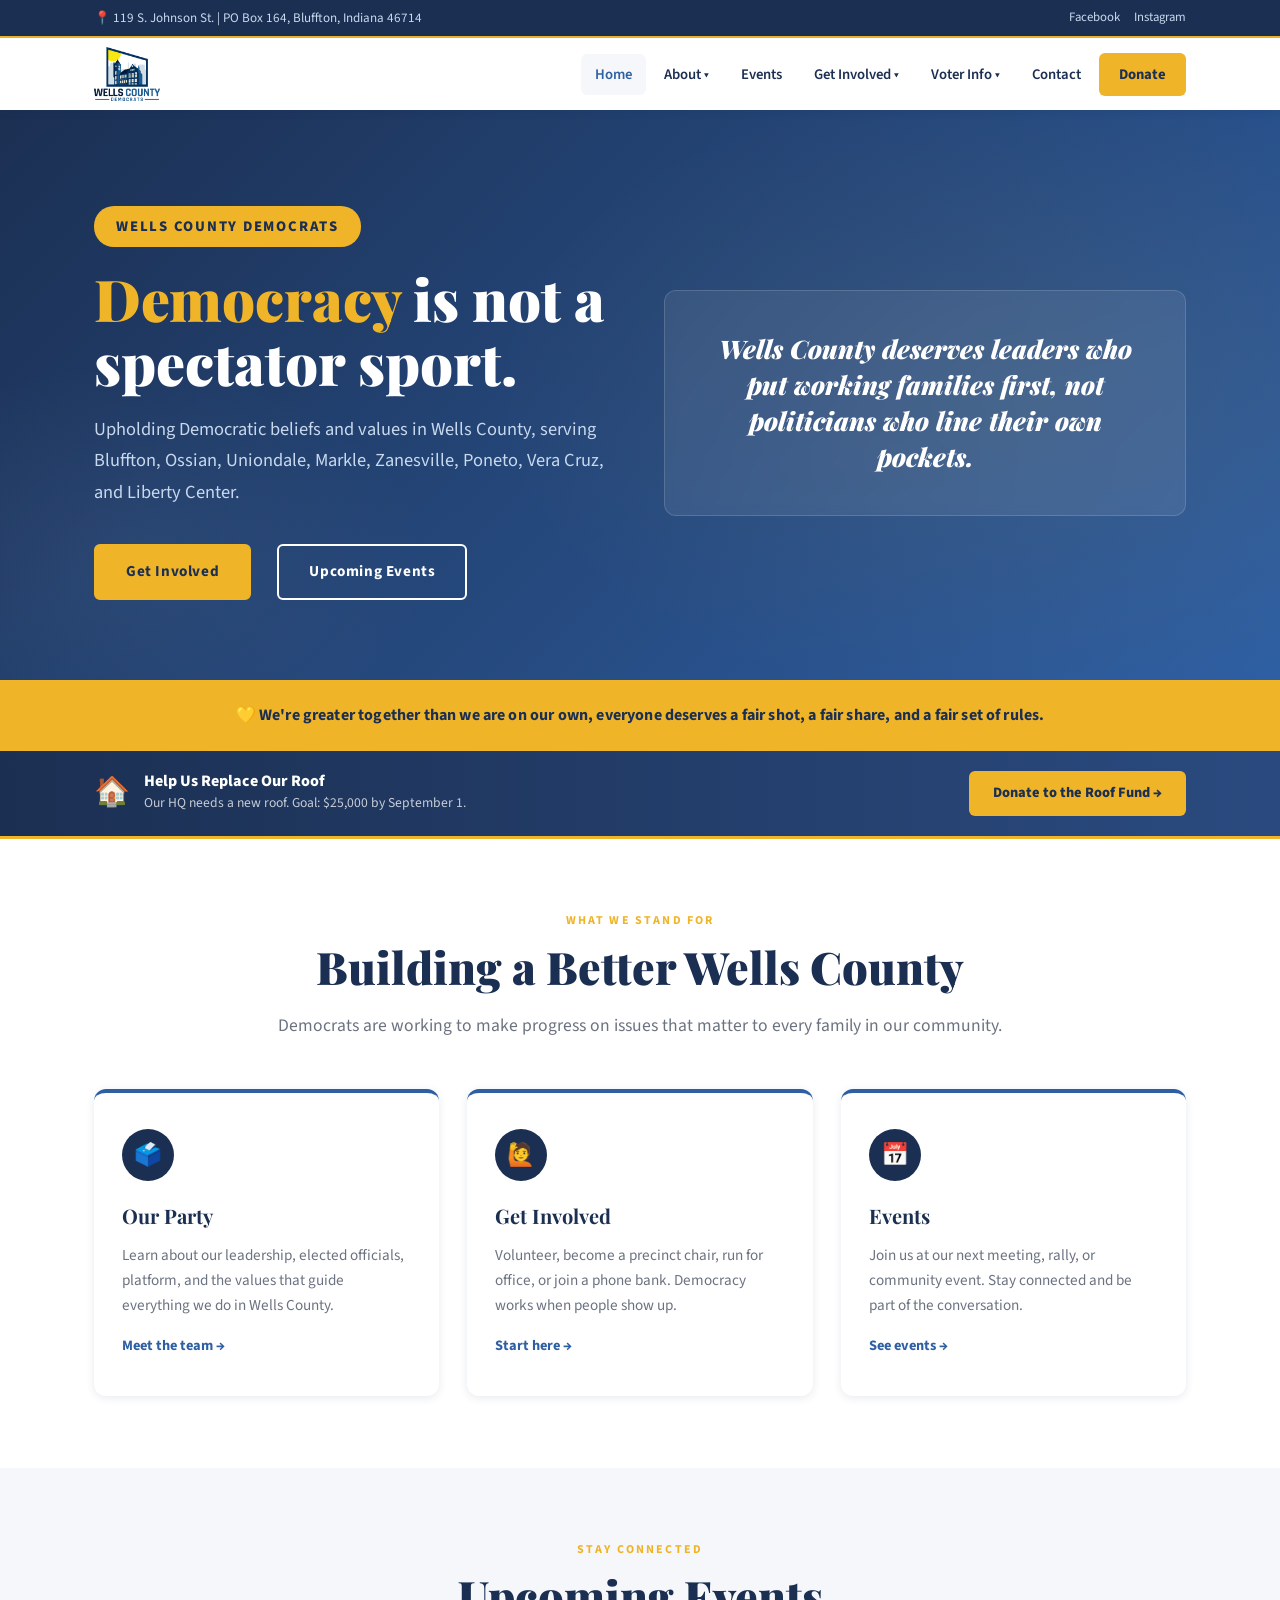
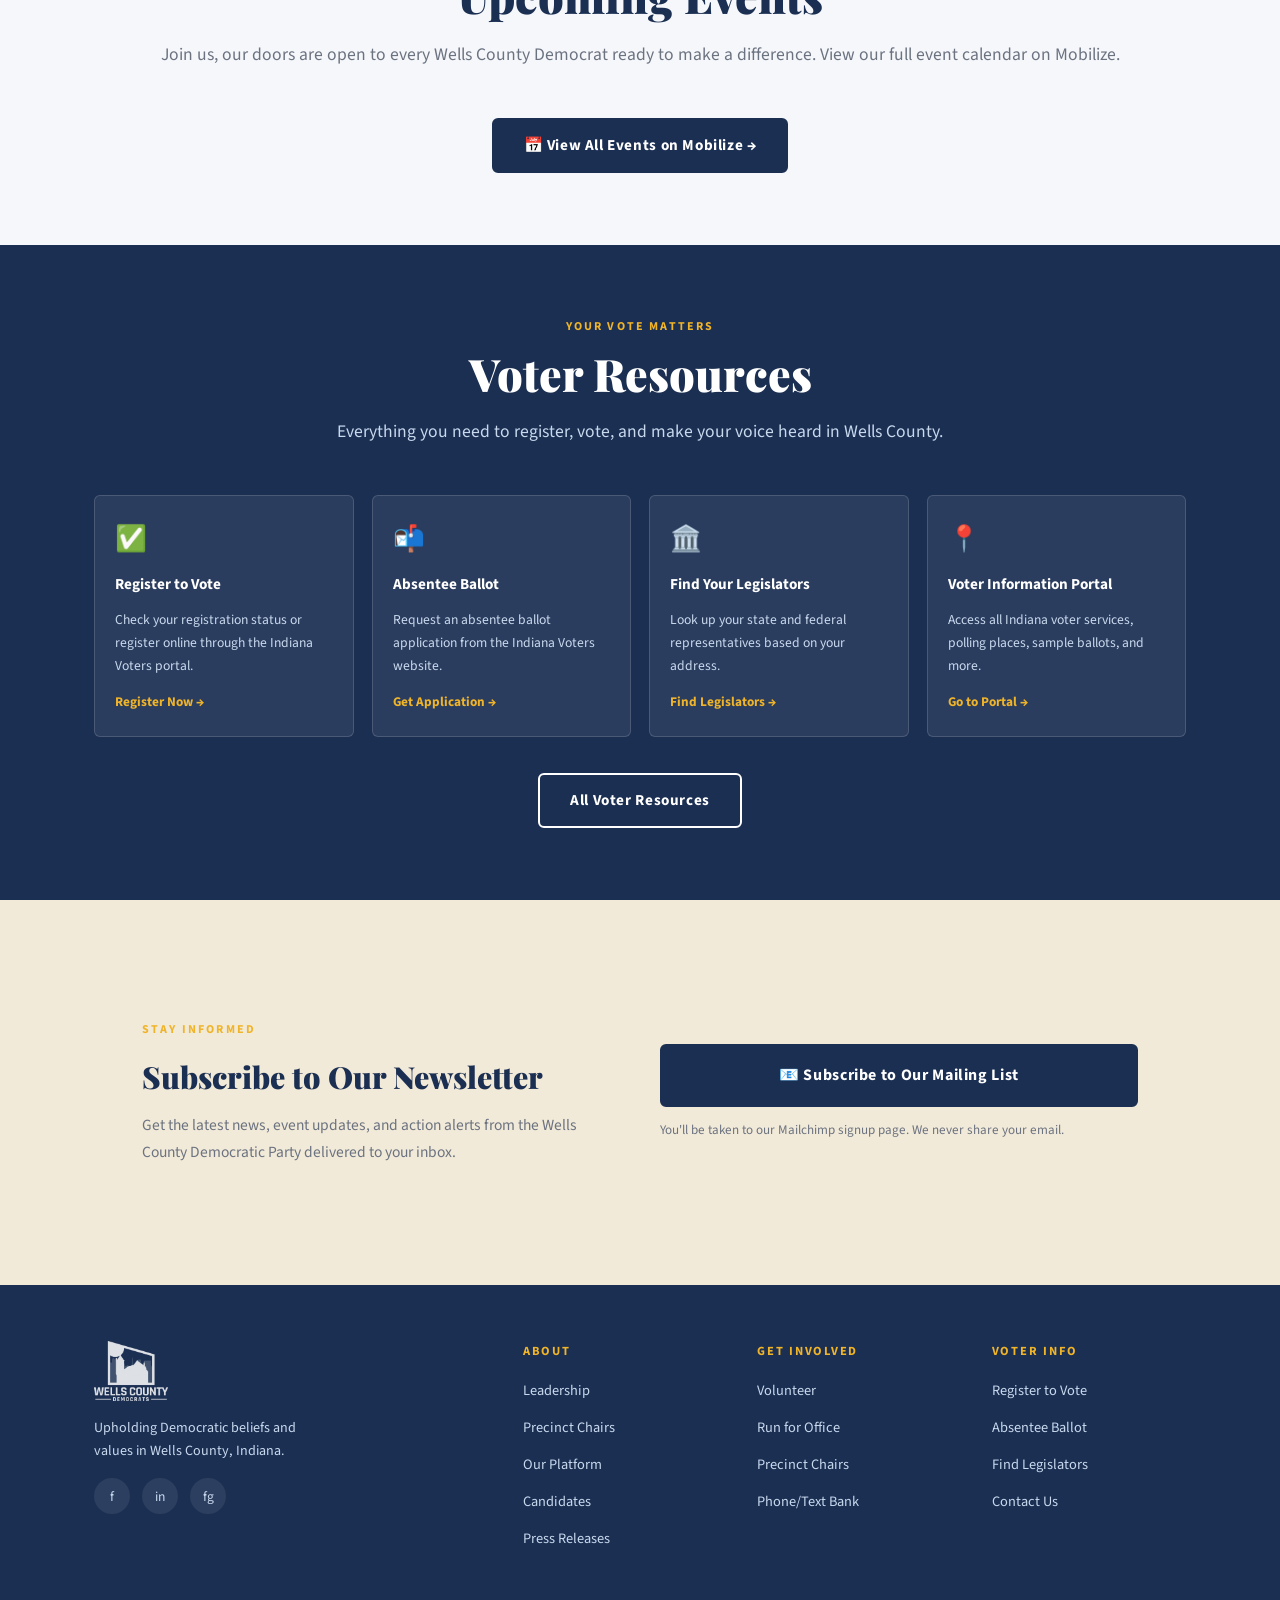
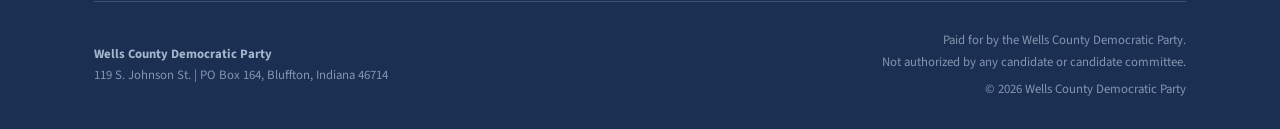
<file: index.html>
<!DOCTYPE html>
<html lang="en">
<head>
  <meta charset="UTF-8" />
  <meta name="viewport" content="width=device-width, initial-scale=1.0" />
  <title>Wells County Democratic Party</title>
  <meta name="description" content="Upholding Democratic beliefs and values in Wells County, Indiana, serving Bluffton, Ossian, Uniondale, Markle, Zanesville, Poneto, Vera Cruz, and Liberty Center." />
  <link rel="stylesheet" href="css/style.css" />
  <link rel="icon" href="images/logo.png" type="image/png" />
</head>
<body>

  <!-- TOPBAR -->
  <div class="topbar">
    <div class="container">
      <span>📍 119 S. Johnson St. | PO Box 164, Bluffton, Indiana 46714</span>
      <div class="topbar-socials">
        <a href="https://www.facebook.com/wellscodems/" target="_blank" rel="noopener">Facebook</a>
        <a href="https://www.instagram.com/wellscodems/" target="_blank" rel="noopener">Instagram</a>
      </div>
    </div>
  </div>

  <!-- NAVBAR -->
  <nav class="navbar">
    <div class="container">
      <a href="index.html" class="navbar-brand">
        <img src="images/logo.png" alt="Wells County Democratic Party" />
      </a>
      <button class="nav-toggle" aria-label="Toggle navigation">
        <span></span><span></span><span></span>
      </button>
      <ul class="nav-links">
        <li><a href="index.html">Home</a></li>
        <li class="dropdown">
          <a href="pages/about.html">About ▾</a>
          <ul class="dropdown-menu">
            <li><a href="pages/about.html#leadership">Leadership</a></li>
            <li><a href="pages/precinct-chairs.html">Precinct Chairs</a></li>
            <li><a href="pages/about.html#platform">Our Platform</a></li>
            <li><a href="pages/about.html#candidates">Candidates</a></li>
            <li><a href="pages/press.html">Press Releases</a></li>
          </ul>
        </li>
        <li><a href="pages/events.html">Events</a></li>
        <li class="dropdown">
          <a href="pages/get-involved.html">Get Involved ▾</a>
          <ul class="dropdown-menu">
            <li><a href="pages/get-involved.html#volunteer">Volunteer</a></li>
            <li><a href="pages/get-involved.html#run">Run for Office</a></li>
            <li><a href="pages/get-involved.html#precinct">Precinct Chairs</a></li>
            <li><a href="pages/get-involved.html#phone-bank">Phone/Text Bank</a></li>
            <li><a href="pages/raise-the-roof.html">Raise the Roof</a></li>
          </ul>
        </li>
        <li class="dropdown">
          <a href="pages/voter-info.html">Voter Info ▾</a>
          <ul class="dropdown-menu">
            <li><a href="https://indianavoters.in.gov/" target="_blank">Register to Vote</a></li>
            <li><a href="https://indianavoters.in.gov/MVPHome/PrintDocuments" target="_blank">Absentee Application</a></li>
            <li><a href="http://iga.in.gov/legislative/find-legislators/" target="_blank">Find Your Legislator</a></li>
            <li><a href="pages/voter-info.html">All Voter Resources</a></li>
          </ul>
        </li>
        <li><a href="pages/contact.html">Contact</a></li>
        <li><a href="https://secure.actblue.com/donate/wellscodems" target="_blank" class="nav-donate">Donate</a></li>
      </ul>
    </div>
  </nav>

  <!-- HERO -->
  <section class="hero">
    <div class="container">
      <div class="hero-inner">
        <div class="hero-content">
          <span class="hero-eyebrow">Wells County Democrats</span>
          <h1 class="hero-title">
            <span>Democracy</span> is not a<br>spectator sport.
          </h1>
          <p class="hero-desc">
            Upholding Democratic beliefs and values in Wells County, serving Bluffton, Ossian, Uniondale, Markle, Zanesville, Poneto, Vera Cruz, and Liberty Center.
          </p>
          <div class="hero-actions">
            <a href="pages/get-involved.html" class="btn btn-primary">Get Involved</a>
            <a href="pages/events.html" class="btn btn-outline">Upcoming Events</a>
          </div>
        </div>
        <div class="hero-graphic">
          <div class="hero-stat-box">
            <p class="hero-bold-statement">Wells County deserves leaders who put working families first, not politicians who line their own pockets.</p>
          </div>
        </div>
      </div>
    </div>
  </section>

  <!-- MISSION STRIP -->
  <div class="mission-strip">
    <div class="container">
      <p>💛 We're greater together than we are on our own, everyone deserves a fair shot, a fair share, and a fair set of rules.</p>
    </div>
  </div>

  <!-- RAISE THE ROOF BANNER -->
  <div style="background: linear-gradient(90deg, var(--navy) 0%, #2a4a7f 100%); padding: 18px 0; border-bottom: 3px solid var(--gold);">
    <div class="container" style="display:flex; align-items:center; justify-content:space-between; flex-wrap:wrap; gap:16px;">
      <div style="display:flex; align-items:center; gap:14px;">
        <span style="font-size:1.8rem;">🏠</span>
        <div>
          <div style="font-weight:800; color:var(--white); font-size:1rem; line-height:1.2;">Help Us Replace Our Roof</div>
          <div style="color:rgba(255,255,255,0.75); font-size:0.85rem;">Our HQ needs a new roof. Goal: $25,000 by September 1.</div>
        </div>
      </div>
      <a href="pages/raise-the-roof.html" style="background:var(--gold); color:var(--navy); font-weight:800; font-size:0.9rem; padding:10px 24px; border-radius:var(--radius); text-decoration:none; white-space:nowrap; transition:all var(--transition);">
        Donate to the Roof Fund →
      </a>
    </div>
  </div>

  <!-- THREE PILLARS -->
  <section class="section">
    <div class="container">
      <div class="text-center">
        <div class="section-label">What We Stand For</div>
        <h2 class="section-title">Building a Better Wells County</h2>
        <p class="section-subtitle">Democrats are working to make progress on issues that matter to every family in our community.</p>
      </div>
      <div class="pillars">
        <a href="pages/about.html" class="pillar-card" style="text-decoration:none;">
          <div class="pillar-icon">🗳️</div>
          <h3>Our Party</h3>
          <p>Learn about our leadership, elected officials, platform, and the values that guide everything we do in Wells County.</p>
          <span style="display:inline-block; margin-top:16px; font-weight:700; font-size:0.9rem; color:var(--blue);">Meet the team →</span>
        </a>
        <a href="pages/get-involved.html" class="pillar-card" style="text-decoration:none;">
          <div class="pillar-icon">🙋</div>
          <h3>Get Involved</h3>
          <p>Volunteer, become a precinct chair, run for office, or join a phone bank. Democracy works when people show up.</p>
          <span style="display:inline-block; margin-top:16px; font-weight:700; font-size:0.9rem; color:var(--blue);">Start here →</span>
        </a>
        <a href="pages/events.html" class="pillar-card" style="text-decoration:none;">
          <div class="pillar-icon">📅</div>
          <h3>Events</h3>
          <p>Join us at our next meeting, rally, or community event. Stay connected and be part of the conversation.</p>
          <span style="display:inline-block; margin-top:16px; font-weight:700; font-size:0.9rem; color:var(--blue);">See events →</span>
        </a>
      </div>
    </div>
  </section>

  <!-- EVENTS CTA -->
  <section class="section section--gray">
    <div class="container text-center">
      <div class="section-label">Stay Connected</div>
      <h2 class="section-title">Upcoming Events</h2>
      <p class="section-subtitle">Join us, our doors are open to every Wells County Democrat ready to make a difference. View our full event calendar on Mobilize.</p>
      <a href="https://www.mobilize.us/wellscountydemocraticparty/?org_ids=9046" target="_blank" rel="noopener" class="btn btn-navy">📅 View All Events on Mobilize →</a>
    </div>
  </section>

  <!-- VOTER INFO STRIP -->
  <section class="section section--navy">
    <div class="container">
      <div class="text-center">
        <div class="section-label">Your Vote Matters</div>
        <h2 class="section-title">Voter Resources</h2>
        <p class="section-subtitle">Everything you need to register, vote, and make your voice heard in Wells County.</p>
      </div>
      <div class="voter-grid">
        <div class="voter-card">
          <div class="voter-card-icon">✅</div>
          <h4>Register to Vote</h4>
          <p>Check your registration status or register online through the Indiana Voters portal.</p>
          <a href="https://indianavoters.in.gov/" target="_blank" rel="noopener" class="voter-link">Register Now →</a>
        </div>
        <div class="voter-card">
          <div class="voter-card-icon">📬</div>
          <h4>Absentee Ballot</h4>
          <p>Request an absentee ballot application from the Indiana Voters website.</p>
          <a href="https://indianavoters.in.gov/MVPHome/PrintDocuments" target="_blank" rel="noopener" class="voter-link">Get Application →</a>
        </div>
        <div class="voter-card">
          <div class="voter-card-icon">🏛️</div>
          <h4>Find Your Legislators</h4>
          <p>Look up your state and federal representatives based on your address.</p>
          <a href="http://iga.in.gov/legislative/find-legislators/" target="_blank" rel="noopener" class="voter-link">Find Legislators →</a>
        </div>
        <div class="voter-card">
          <div class="voter-card-icon">📍</div>
          <h4>Voter Information Portal</h4>
          <p>Access all Indiana voter services, polling places, sample ballots, and more.</p>
          <a href="https://indianavoters.com" target="_blank" rel="noopener" class="voter-link">Go to Portal →</a>
        </div>
      </div>
      <div style="text-align:center; margin-top:36px;">
        <a href="pages/voter-info.html" class="btn btn-outline">All Voter Resources</a>
      </div>
    </div>
  </section>

  <!-- NEWSLETTER -->
  <section class="section section--cream">
    <div class="container">
      <div class="newsletter-wrap">
        <div>
          <div class="section-label">Stay Informed</div>
          <h2>Subscribe to Our Newsletter</h2>
          <p>Get the latest news, event updates, and action alerts from the Wells County Democratic Party delivered to your inbox.</p>
        </div>
        <div>
          <a href="https://mailchi.mp/4b5048d5dc87/newsletter" target="_blank" rel="noopener" class="btn btn-navy" style="width:100%; text-align:center; padding:16px 30px; font-size:1rem;">
            📧 Subscribe to Our Mailing List
          </a>
          <p style="margin-top:12px; font-size:0.82rem; color:#6b7280;">You'll be taken to our Mailchimp signup page. We never share your email.</p>
        </div>
      </div>
    </div>
  </section>

  <!-- FOOTER -->
  <footer>
    <div class="container">
      <div class="footer-grid">
        <div class="footer-brand">
          <img src="images/logo.png" alt="Wells County Democrats" />
          <p>Upholding Democratic beliefs and values in Wells County, Indiana.</p>
          <div class="footer-socials">
            <a href="https://www.facebook.com/wellscodems/" target="_blank" rel="noopener" title="Facebook">f</a>
            <a href="https://www.instagram.com/wellscodems/" target="_blank" rel="noopener" title="Instagram">in</a>
            <a href="https://www.facebook.com/groups/288982857950799/" target="_blank" rel="noopener" title="Facebook Group">fg</a>
          </div>
        </div>
        <div class="footer-col">
          <h4>About</h4>
          <ul>
            <li><a href="pages/about.html#leadership">Leadership</a></li>
            <li><a href="pages/precinct-chairs.html">Precinct Chairs</a></li>
            <li><a href="pages/about.html#platform">Our Platform</a></li>
            <li><a href="pages/about.html#candidates">Candidates</a></li>
            <li><a href="pages/press.html">Press Releases</a></li>
          </ul>
        </div>
        <div class="footer-col">
          <h4>Get Involved</h4>
          <ul>
            <li><a href="pages/get-involved.html#volunteer">Volunteer</a></li>
            <li><a href="pages/get-involved.html#run">Run for Office</a></li>
            <li><a href="pages/get-involved.html#precinct">Precinct Chairs</a></li>
            <li><a href="pages/get-involved.html#phone-bank">Phone/Text Bank</a></li>
          </ul>
        </div>
        <div class="footer-col">
          <h4>Voter Info</h4>
          <ul>
            <li><a href="https://indianavoters.in.gov/" target="_blank">Register to Vote</a></li>
            <li><a href="https://indianavoters.in.gov/MVPHome/PrintDocuments" target="_blank">Absentee Ballot</a></li>
            <li><a href="http://iga.in.gov/legislative/find-legislators/" target="_blank">Find Legislators</a></li>
            <li><a href="pages/contact.html">Contact Us</a></li>
          </ul>
        </div>
      </div>
      <div class="footer-bottom">
        <div>
          <strong style="color:rgba(200,217,238,0.8);">Wells County Democratic Party</strong><br>
          119 S. Johnson St. | PO Box 164, Bluffton, Indiana 46714
        </div>
        <div style="text-align:right;">
          <p>Paid for by the Wells County Democratic Party.</p>
          <p>Not authorized by any candidate or candidate committee.</p>
          <p style="margin-top:6px;">© 2026 Wells County Democratic Party</p>
        </div>
      </div>
    </div>
  </footer>

  <script src="js/main.js"></script>
</body>
</html>
</file>
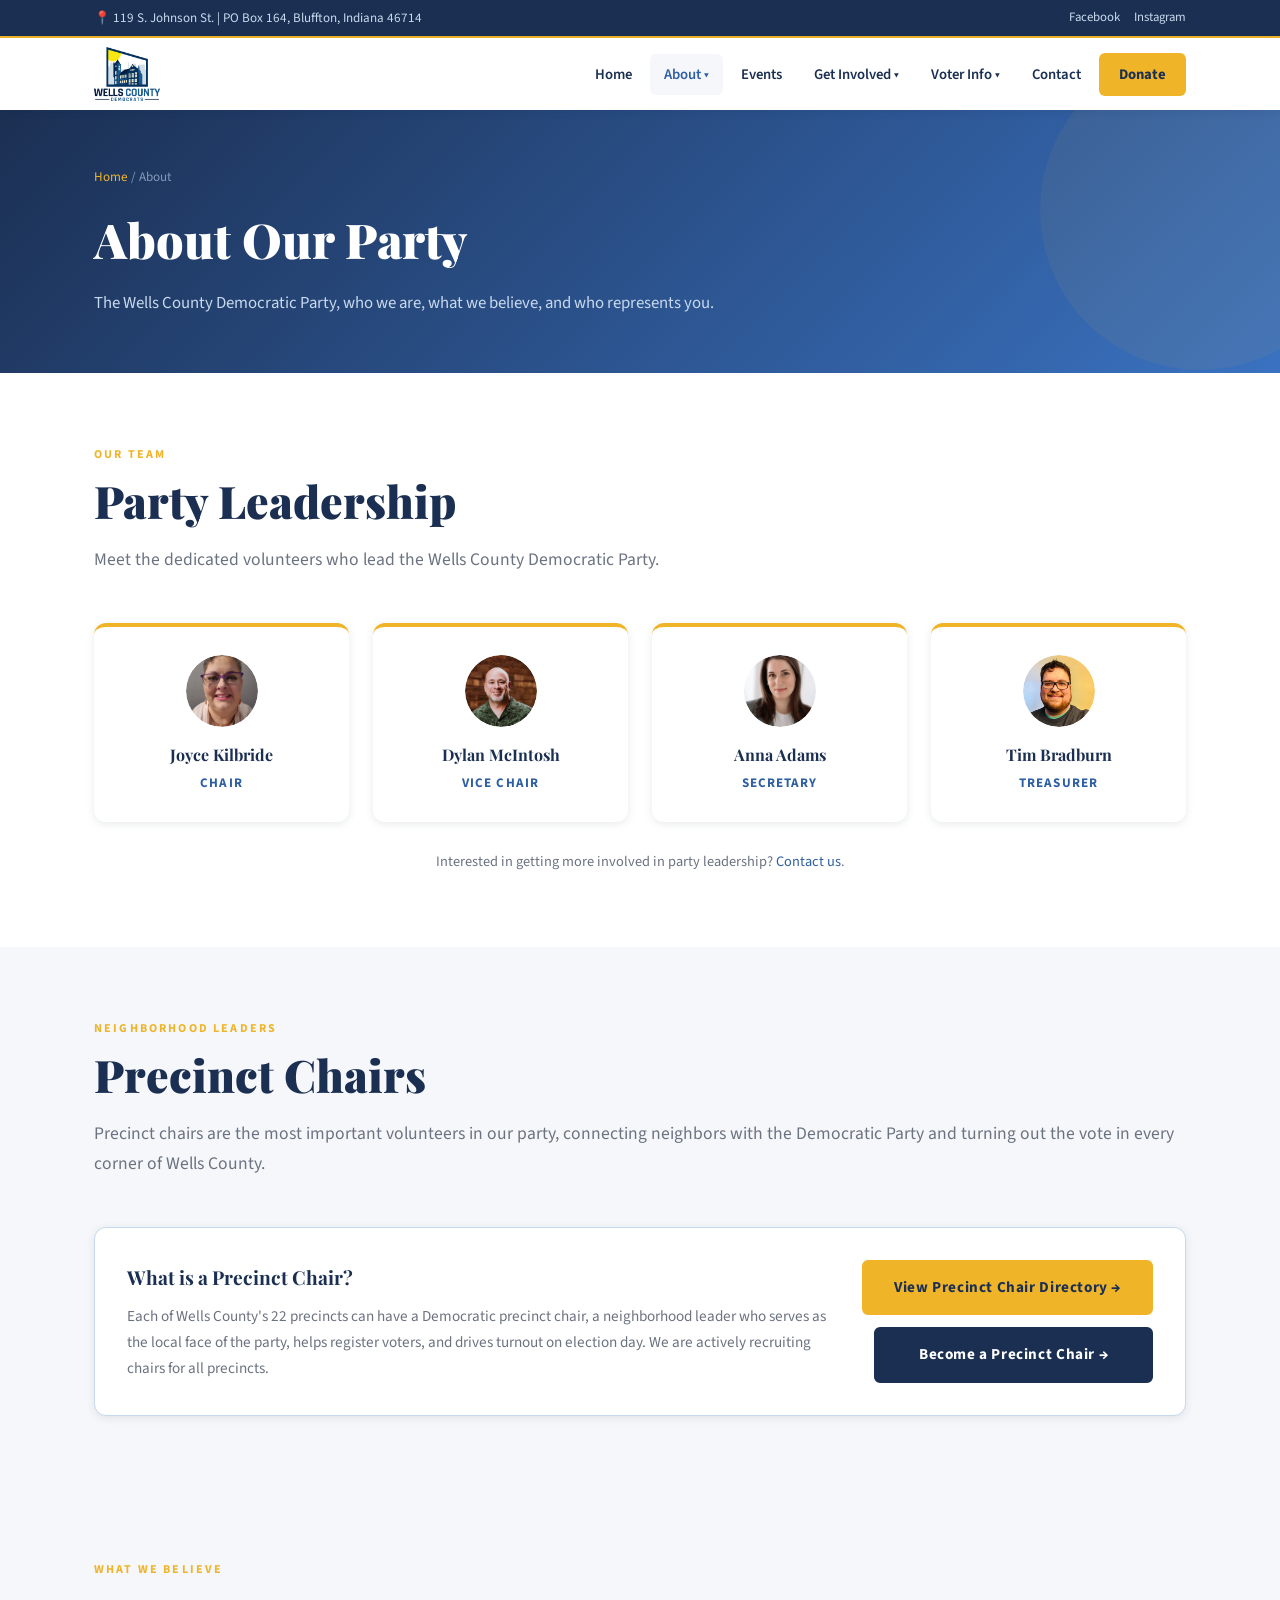
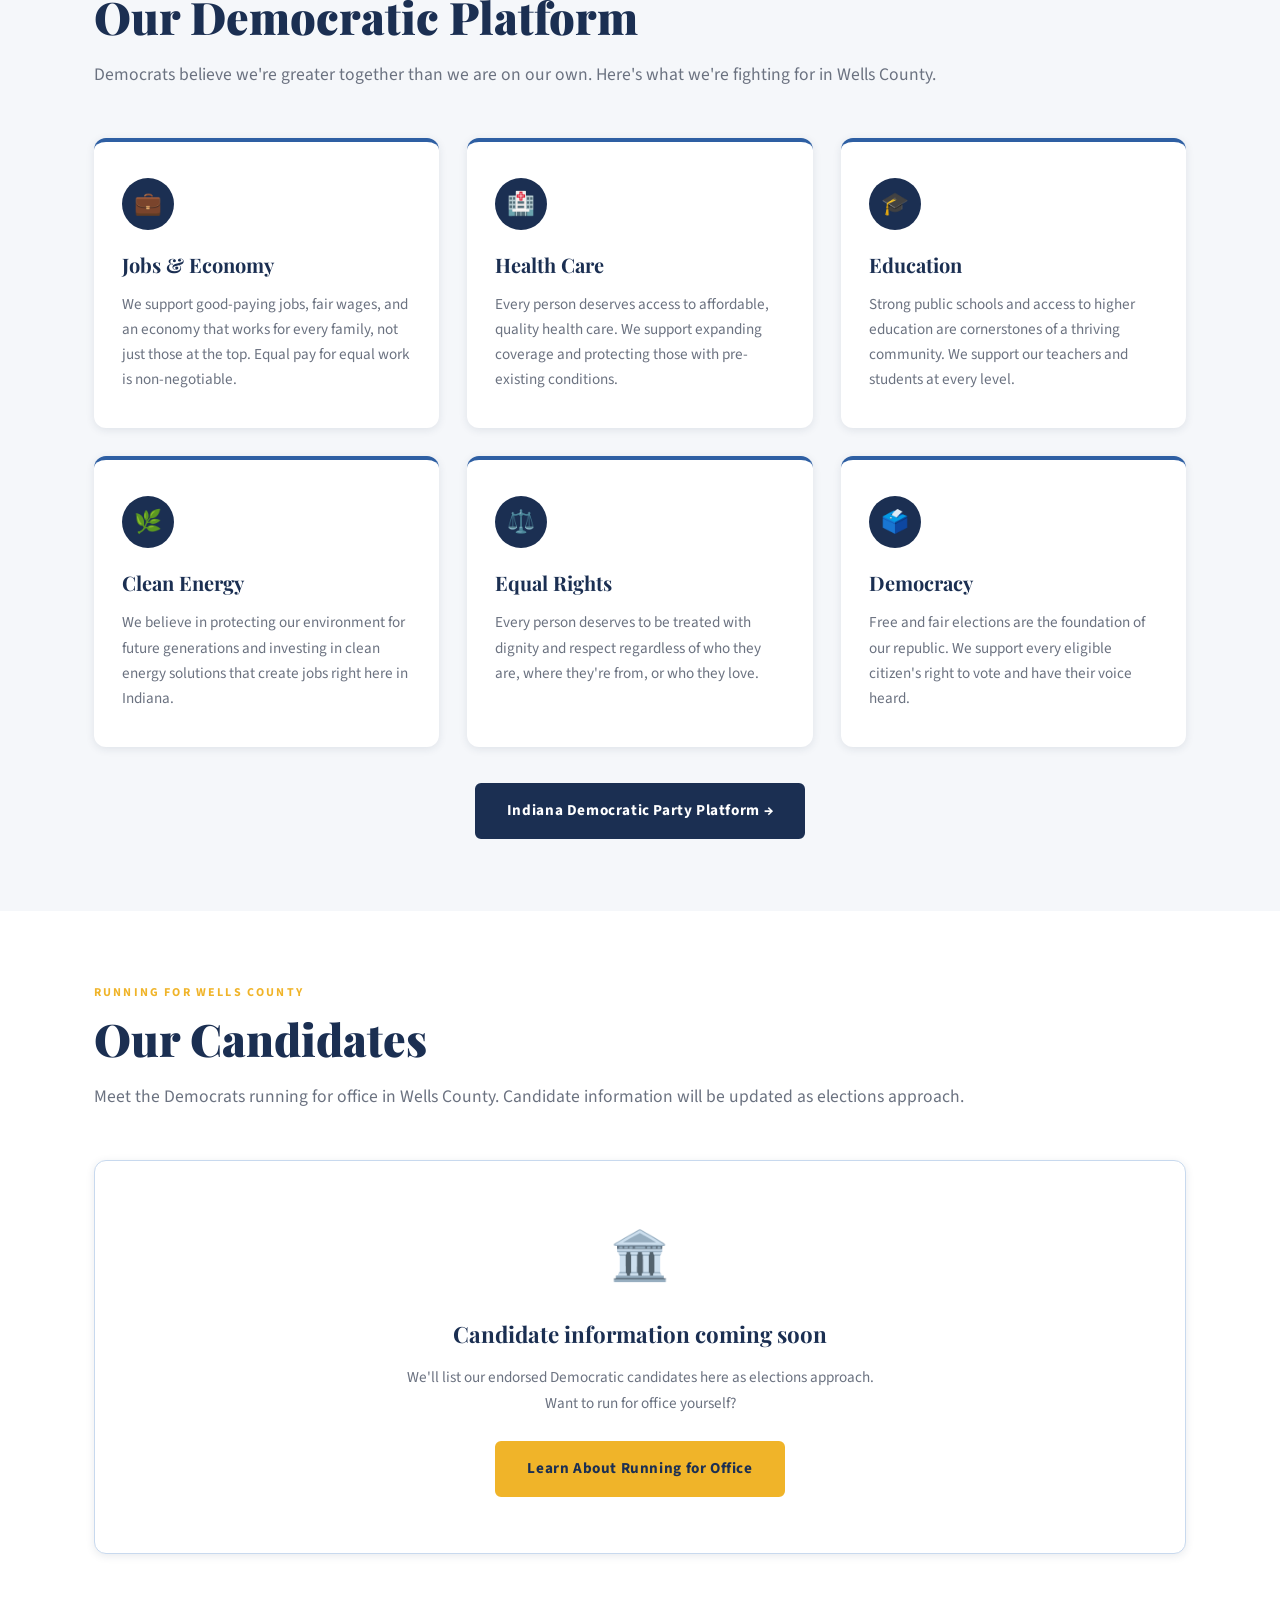
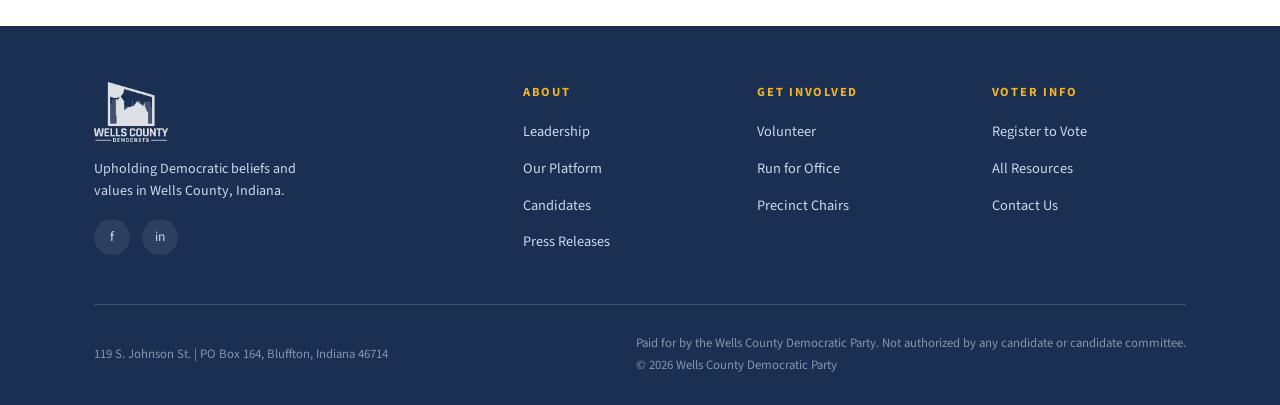
<file: pages/about.html>
<!DOCTYPE html>
<html lang="en">
<head>
  <meta charset="UTF-8" />
  <meta name="viewport" content="width=device-width, initial-scale=1.0" />
  <title>About, Wells County Democratic Party</title>
  <meta name="description" content="Learn about the Wells County Democratic Party, our leadership, platform, and candidates." />
  <link rel="stylesheet" href="../css/style.css" />
  <link rel="icon" href="../images/logo.png" type="image/png" />
</head>
<body>

  <div class="topbar">
    <div class="container">
      <span>📍 119 S. Johnson St. | PO Box 164, Bluffton, Indiana 46714</span>
      <div class="topbar-socials">
        <a href="https://www.facebook.com/wellscodems/" target="_blank">Facebook</a>
        <a href="https://www.instagram.com/wellscodems/" target="_blank">Instagram</a>
      </div>
    </div>
  </div>

  <nav class="navbar">
    <div class="container">
      <a href="../index.html" class="navbar-brand">
        <img src="../images/logo.png" alt="Wells County Democratic Party" />
      </a>
      <button class="nav-toggle" aria-label="Toggle navigation">
        <span></span><span></span><span></span>
      </button>
      <ul class="nav-links">
        <li><a href="../index.html">Home</a></li>
        <li class="dropdown">
          <a href="about.html" class="active">About ▾</a>
          <ul class="dropdown-menu">
            <li><a href="about.html#leadership">Leadership</a></li>
            <li><a href="precinct-chairs.html">Precinct Chairs</a></li>
            <li><a href="about.html#platform">Our Platform</a></li>
            <li><a href="about.html#candidates">Candidates</a></li>
            <li><a href="press.html">Press Releases</a></li>
          </ul>
        </li>
        <li><a href="events.html">Events</a></li>
        <li class="dropdown">
          <a href="get-involved.html">Get Involved ▾</a>
          <ul class="dropdown-menu">
            <li><a href="get-involved.html#volunteer">Volunteer</a></li>
            <li><a href="get-involved.html#run">Run for Office</a></li>
            <li><a href="get-involved.html#precinct">Precinct Chairs</a></li>
            <li><a href="get-involved.html#phone-bank">Phone/Text Bank</a></li>
            <li><a href="raise-the-roof.html">Raise the Roof</a></li>
          </ul>
        </li>
        <li class="dropdown">
          <a href="voter-info.html">Voter Info ▾</a>
          <ul class="dropdown-menu">
            <li><a href="https://indianavoters.in.gov/" target="_blank">Register to Vote</a></li>
            <li><a href="https://indianavoters.in.gov/MVPHome/PrintDocuments" target="_blank">Absentee Application</a></li>
            <li><a href="http://iga.in.gov/legislative/find-legislators/" target="_blank">Find Your Legislator</a></li>
            <li><a href="voter-info.html">All Voter Resources</a></li>
          </ul>
        </li>
        <li><a href="contact.html">Contact</a></li>
        <li><a href="https://secure.actblue.com/donate/wellscodems" target="_blank" class="nav-donate">Donate</a></li>
      </ul>
    </div>
  </nav>

  <div class="page-hero">
    <div class="container">
      <div class="breadcrumb"><a href="../index.html">Home</a> / About</div>
      <h1>About Our Party</h1>
      <p>The Wells County Democratic Party, who we are, what we believe, and who represents you.</p>
    </div>
  </div>

  <!-- LEADERSHIP -->
  <section class="section" id="leadership">
    <div class="container">
      <div class="section-label">Our Team</div>
      <h2 class="section-title">Party Leadership</h2>
      <p class="section-subtitle">Meet the dedicated volunteers who lead the Wells County Democratic Party.</p>
      <div class="leader-grid">
        <div class="leader-card">
          <div class="leader-avatar" style="background:none; overflow:hidden;">
            <img src="../images/joyce-kilbride.jpg" alt="Joyce Kilbride" style="width:100%; height:100%; object-fit:cover; border-radius:50%;" />
          </div>
          <h4>Joyce Kilbride</h4>
          <p>Chair</p>
        </div>
        <div class="leader-card">
          <div class="leader-avatar" style="background:none; overflow:hidden;">
            <img src="../images/dylan-mcintosh.jpg" alt="Dylan McIntosh" style="width:100%; height:100%; object-fit:cover; border-radius:50%;" />
          </div>
          <h4>Dylan McIntosh</h4>
          <p>Vice Chair</p>
        </div>
        <div class="leader-card">
          <div class="leader-avatar" style="background:none; overflow:hidden;">
            <img src="../images/anna-adams.jpg" alt="Anna Adams" style="width:100%; height:100%; object-fit:cover; border-radius:50%;" />
          </div>
          <h4>Anna Adams</h4>
          <p>Secretary</p>
        </div>
        <div class="leader-card">
          <div class="leader-avatar" style="background:none; overflow:hidden;">
            <img src="../images/tim-bradburn.jpg" alt="Tim Bradburn" style="width:100%; height:100%; object-fit:cover; border-radius:50%;" />
          </div>
          <h4>Tim Bradburn</h4>
          <p>Treasurer</p>
        </div>
      </div>
      <p style="margin-top:28px; color:var(--gray); font-size:0.9rem; text-align:center;">
        Interested in getting more involved in party leadership? <a href="contact.html">Contact us</a>.
      </p>
    </div>
  </section>

  <!-- PRECINCT CHAIRS -->
  <section class="section section--gray" id="precinct-chairs">
    <div class="container">
      <div class="section-label">Neighborhood Leaders</div>
      <h2 class="section-title">Precinct Chairs</h2>
      <p class="section-subtitle">Precinct chairs are the most important volunteers in our party, connecting neighbors with the Democratic Party and turning out the vote in every corner of Wells County.</p>
      <div class="card" style="display:flex; gap:32px; align-items:center; flex-wrap:wrap;">
        <div style="flex:1; min-width:240px;">
          <h3 style="margin-bottom:10px;">What is a Precinct Chair?</h3>
          <p>Each of Wells County's 22 precincts can have a Democratic precinct chair, a neighborhood leader who serves as the local face of the party, helps register voters, and drives turnout on election day. We are actively recruiting chairs for all precincts.</p>
        </div>
        <div style="display:flex; flex-direction:column; gap:12px; flex-shrink:0;">
          <a href="precinct-chairs.html" class="btn btn-primary">View Precinct Chair Directory →</a>
          <a href="get-involved.html#precinct" class="btn btn-navy">Become a Precinct Chair →</a>
        </div>
      </div>
    </div>
  </section>

    <!-- PLATFORM -->
  <section class="section section--gray" id="platform">
    <div class="container">
      <div class="section-label">What We Believe</div>
      <h2 class="section-title">Our Democratic Platform</h2>
      <p class="section-subtitle">Democrats believe we're greater together than we are on our own. Here's what we're fighting for in Wells County.</p>
      <div class="pillars">
        <div class="pillar-card">
          <div class="pillar-icon">💼</div>
          <h3>Jobs & Economy</h3>
          <p>We support good-paying jobs, fair wages, and an economy that works for every family, not just those at the top. Equal pay for equal work is non-negotiable.</p>
        </div>
        <div class="pillar-card">
          <div class="pillar-icon">🏥</div>
          <h3>Health Care</h3>
          <p>Every person deserves access to affordable, quality health care. We support expanding coverage and protecting those with pre-existing conditions.</p>
        </div>
        <div class="pillar-card">
          <div class="pillar-icon">🎓</div>
          <h3>Education</h3>
          <p>Strong public schools and access to higher education are cornerstones of a thriving community. We support our teachers and students at every level.</p>
        </div>
        <div class="pillar-card">
          <div class="pillar-icon">🌿</div>
          <h3>Clean Energy</h3>
          <p>We believe in protecting our environment for future generations and investing in clean energy solutions that create jobs right here in Indiana.</p>
        </div>
        <div class="pillar-card">
          <div class="pillar-icon">⚖️</div>
          <h3>Equal Rights</h3>
          <p>Every person deserves to be treated with dignity and respect regardless of who they are, where they're from, or who they love.</p>
        </div>
        <div class="pillar-card">
          <div class="pillar-icon">🗳️</div>
          <h3>Democracy</h3>
          <p>Free and fair elections are the foundation of our republic. We support every eligible citizen's right to vote and have their voice heard.</p>
        </div>
      </div>
      <div style="text-align:center; margin-top:36px;">
        <a href="https://www.indems.org/" target="_blank" rel="noopener" class="btn btn-navy">Indiana Democratic Party Platform →</a>
      </div>
    </div>
  </section>

  <!-- CANDIDATES -->
  <section class="section" id="candidates">
    <div class="container">
      <div class="section-label">Running for Wells County</div>
      <h2 class="section-title">Our Candidates</h2>
      <p class="section-subtitle">Meet the Democrats running for office in Wells County. Candidate information will be updated as elections approach.</p>

      <div class="card" style="text-align:center; padding: 56px 32px;">
        <div style="font-size:3rem; margin-bottom:16px;">🏛️</div>
        <h3 style="font-size:1.4rem; margin-bottom:12px;">Candidate information coming soon</h3>
        <p style="max-width:480px; margin:0 auto 24px;">We'll list our endorsed Democratic candidates here as elections approach. Want to run for office yourself?</p>
        <a href="get-involved.html#run" class="btn btn-primary">Learn About Running for Office</a>
      </div>
    </div>
  </section>

  <footer>
    <div class="container">
      <div class="footer-grid">
        <div class="footer-brand">
          <img src="../images/logo.png" alt="Wells County Democrats" />
          <p>Upholding Democratic beliefs and values in Wells County, Indiana.</p>
          <div class="footer-socials">
            <a href="https://www.facebook.com/wellscodems/" target="_blank" title="Facebook">f</a>
            <a href="https://www.instagram.com/wellscodems/" target="_blank" title="Instagram">in</a>
          </div>
        </div>
        <div class="footer-col">
          <h4>About</h4>
          <ul>
            <li><a href="about.html#leadership">Leadership</a></li>
            <li><a href="about.html#platform">Our Platform</a></li>
            <li><a href="about.html#candidates">Candidates</a></li>
            <li><a href="press.html">Press Releases</a></li>
          </ul>
        </div>
        <div class="footer-col">
          <h4>Get Involved</h4>
          <ul>
            <li><a href="get-involved.html#volunteer">Volunteer</a></li>
            <li><a href="get-involved.html#run">Run for Office</a></li>
            <li><a href="get-involved.html#precinct">Precinct Chairs</a></li>
          </ul>
        </div>
        <div class="footer-col">
          <h4>Voter Info</h4>
          <ul>
            <li><a href="https://indianavoters.in.gov/" target="_blank">Register to Vote</a></li>
            <li><a href="voter-info.html">All Resources</a></li>
            <li><a href="contact.html">Contact Us</a></li>
          </ul>
        </div>
      </div>
      <div class="footer-bottom">
        <div>119 S. Johnson St. | PO Box 164, Bluffton, Indiana 46714</div>
        <div>
          <p>Paid for by the Wells County Democratic Party. Not authorized by any candidate or candidate committee.</p>
          <p>© 2026 Wells County Democratic Party</p>
        </div>
      </div>
    </div>
  </footer>

  <script src="../js/main.js"></script>
</body>
</html>
</file>
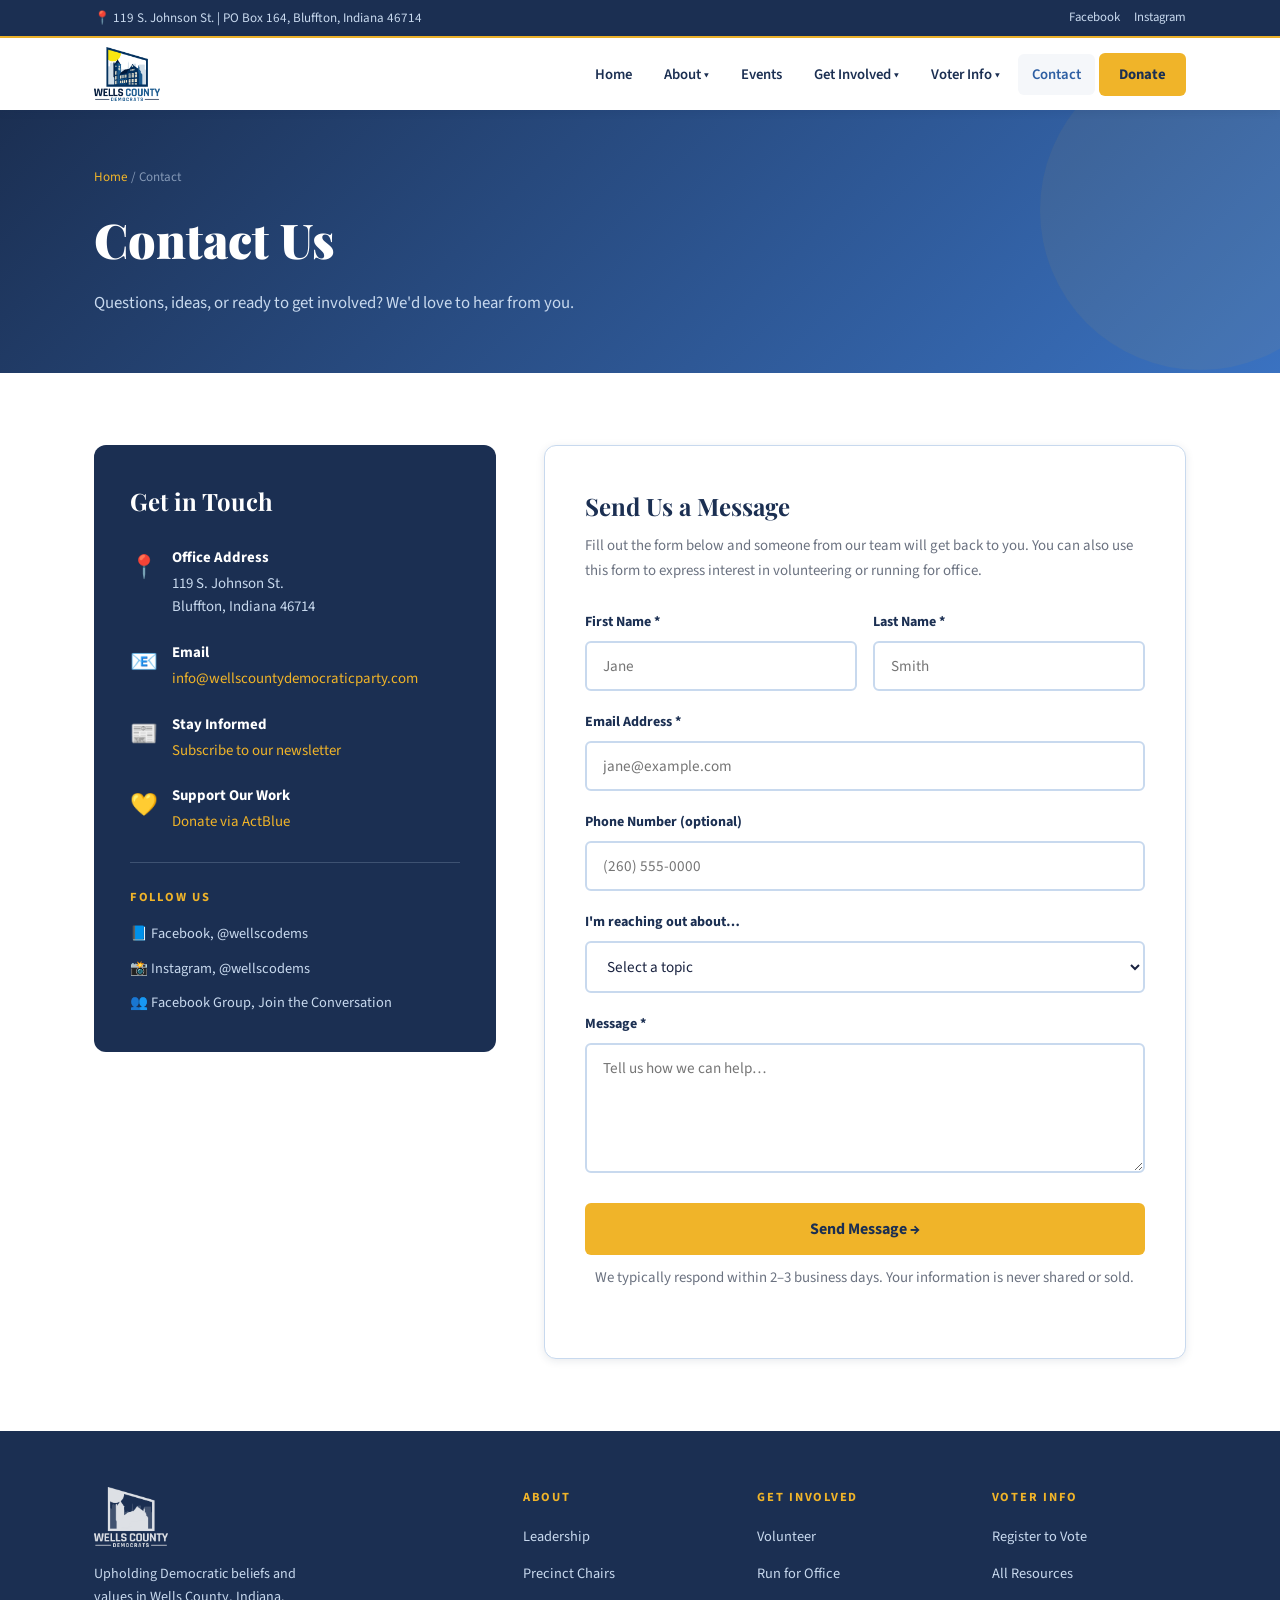
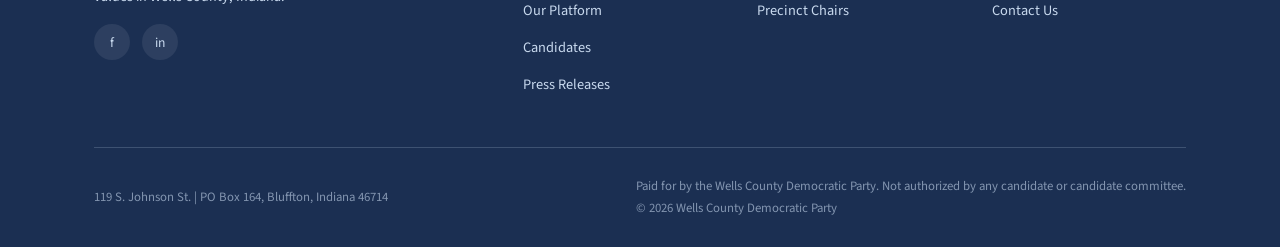
<file: pages/contact.html>
<!DOCTYPE html>
<html lang="en">
<head>
  <meta charset="UTF-8" />
  <meta name="viewport" content="width=device-width, initial-scale=1.0" />
  <title>Contact, Wells County Democratic Party</title>
  <meta name="description" content="Get in touch with the Wells County Democratic Party. We'd love to hear from you." />
  <link rel="stylesheet" href="../css/style.css" />
  <link rel="icon" href="../images/logo.png" type="image/png" />
  <style>
    .contact-layout {
      display: grid;
      grid-template-columns: 1fr 1.6fr;
      gap: 48px;
      align-items: start;
    }
    .contact-info-card {
      background: var(--navy);
      color: var(--white);
      border-radius: var(--radius-lg);
      padding: 36px;
      position: sticky;
      top: 90px;
    }
    .contact-info-card h2 {
      font-family: var(--font-display);
      font-size: 1.5rem;
      color: var(--white);
      margin-bottom: 24px;
    }
    .contact-detail {
      display: flex;
      gap: 14px;
      align-items: flex-start;
      margin-bottom: 22px;
    }
    .contact-detail-icon { font-size: 1.4rem; flex-shrink: 0; margin-top: 2px; }
    .contact-detail-text { font-size: 0.93rem; color: var(--sky); line-height: 1.6; }
    .contact-detail-text strong { display: block; color: var(--white); font-weight: 700; margin-bottom: 2px; }
    .contact-detail-text a { color: var(--gold); }
    .contact-detail-text a:hover { color: var(--white); }
    .contact-socials { margin-top: 28px; padding-top: 24px; border-top: 1px solid rgba(200,217,238,0.2); }
    .contact-socials h4 { font-size: 0.78rem; letter-spacing: 0.14em; text-transform: uppercase; color: var(--gold); margin-bottom: 14px; }
    .contact-socials-links { display: flex; flex-direction: column; gap: 10px; }
    .contact-socials-links a { color: var(--sky); font-size: 0.9rem; display: flex; align-items: center; gap: 8px; }
    .contact-socials-links a:hover { color: var(--gold); }

    /* Formspree form */
    .contact-form-wrap {
      background: var(--white);
      border-radius: var(--radius-lg);
      box-shadow: var(--shadow-sm);
      padding: 40px;
      border: 1px solid var(--sky);
    }
    .contact-form-wrap h2 {
      font-family: var(--font-display);
      font-size: 1.5rem;
      color: var(--navy);
      margin-bottom: 6px;
    }
    .contact-form-wrap p { color: var(--gray); font-size: 0.93rem; margin-bottom: 28px; }
    .form-group { margin-bottom: 20px; }
    .form-group label {
      display: block;
      font-weight: 700;
      font-size: 0.88rem;
      color: var(--navy);
      margin-bottom: 6px;
    }
    .form-group input,
    .form-group select,
    .form-group textarea {
      width: 100%;
      padding: 12px 16px;
      border: 2px solid var(--sky);
      border-radius: var(--radius);
      font-family: var(--font-body);
      font-size: 0.95rem;
      color: var(--text);
      background: var(--white);
      transition: border-color var(--transition);
    }
    .form-group input:focus,
    .form-group select:focus,
    .form-group textarea:focus {
      outline: none;
      border-color: var(--blue);
    }
    .form-group textarea { resize: vertical; min-height: 130px; }
    .form-row { display: grid; grid-template-columns: 1fr 1fr; gap: 16px; }
    .form-submit { margin-top: 8px; }
    .form-submit button {
      width: 100%;
      padding: 15px 32px;
      background: var(--gold);
      color: var(--navy);
      border: none;
      border-radius: var(--radius);
      font-family: var(--font-body);
      font-weight: 700;
      font-size: 1rem;
      cursor: pointer;
      transition: all var(--transition);
    }
    .form-submit button:hover { background: var(--gold-dark); transform: translateY(-2px); box-shadow: var(--shadow-md); }
    .form-note { font-size: 0.8rem; color: var(--gray); margin-top: 10px; text-align: center; }
    @media (max-width: 800px) {
      .contact-layout { grid-template-columns: 1fr; }
      .contact-info-card { position: static; }
      .form-row { grid-template-columns: 1fr; }
      .contact-form-wrap { padding: 28px 20px; }
    }
  </style>
</head>
<body>

  <div class="topbar">
    <div class="container">
      <span>📍 119 S. Johnson St. | PO Box 164, Bluffton, Indiana 46714</span>
      <div class="topbar-socials">
        <a href="https://www.facebook.com/wellscodems/" target="_blank">Facebook</a>
        <a href="https://www.instagram.com/wellscodems/" target="_blank">Instagram</a>
      </div>
    </div>
  </div>

  <nav class="navbar">
    <div class="container">
      <a href="../index.html" class="navbar-brand">
        <img src="../images/logo.png" alt="Wells County Democratic Party" />
      </a>
      <button class="nav-toggle" aria-label="Toggle navigation">
        <span></span><span></span><span></span>
      </button>
      <ul class="nav-links">
        <li><a href="../index.html">Home</a></li>
        <li class="dropdown">
          <a href="about.html">About ▾</a>
          <ul class="dropdown-menu">
            <li><a href="about.html#leadership">Leadership</a></li>
            <li><a href="precinct-chairs.html">Precinct Chairs</a></li>
            <li><a href="about.html#platform">Our Platform</a></li>
            <li><a href="about.html#candidates">Candidates</a></li>
            <li><a href="press.html">Press Releases</a></li>
          </ul>
        </li>
        <li><a href="events.html">Events</a></li>
        <li class="dropdown">
          <a href="get-involved.html">Get Involved ▾</a>
          <ul class="dropdown-menu">
            <li><a href="get-involved.html#volunteer">Volunteer</a></li>
            <li><a href="get-involved.html#run">Run for Office</a></li>
            <li><a href="get-involved.html#precinct">Precinct Chairs</a></li>
            <li><a href="get-involved.html#phone-bank">Phone/Text Bank</a></li>
            <li><a href="raise-the-roof.html">Raise the Roof</a></li>
          </ul>
        </li>
        <li class="dropdown">
          <a href="voter-info.html">Voter Info ▾</a>
          <ul class="dropdown-menu">
            <li><a href="https://indianavoters.in.gov/" target="_blank">Register to Vote</a></li>
            <li><a href="https://indianavoters.in.gov/MVPHome/PrintDocuments" target="_blank">Absentee Application</a></li>
            <li><a href="http://iga.in.gov/legislative/find-legislators/" target="_blank">Find Your Legislator</a></li>
            <li><a href="voter-info.html">All Voter Resources</a></li>
          </ul>
        </li>
        <li><a href="contact.html" class="active">Contact</a></li>
        <li><a href="https://secure.actblue.com/donate/wellscodems" target="_blank" class="nav-donate">Donate</a></li>
      </ul>
    </div>
  </nav>

  <div class="page-hero">
    <div class="container">
      <div class="breadcrumb"><a href="../index.html">Home</a> / Contact</div>
      <h1>Contact Us</h1>
      <p>Questions, ideas, or ready to get involved? We'd love to hear from you.</p>
    </div>
  </div>

  <section class="section">
    <div class="container">
      <div class="contact-layout">

        <!-- INFO CARD -->
        <div class="contact-info-card">
          <h2>Get in Touch</h2>

          <div class="contact-detail">
            <div class="contact-detail-icon">📍</div>
            <div class="contact-detail-text">
              <strong>Office Address</strong>
              119 S. Johnson St.<br>Bluffton, Indiana 46714
            </div>
          </div>

          <div class="contact-detail">
            <div class="contact-detail-icon">📧</div>
            <div class="contact-detail-text">
              <strong>Email</strong>
              <a href="mailto:info@wellscountydemocraticparty.com">info@wellscountydemocraticparty.com</a>
            </div>
          </div>

          <div class="contact-detail">
            <div class="contact-detail-icon">📰</div>
            <div class="contact-detail-text">
              <strong>Stay Informed</strong>
              <a href="https://mailchi.mp/4b5048d5dc87/newsletter" target="_blank">Subscribe to our newsletter</a>
            </div>
          </div>

          <div class="contact-detail">
            <div class="contact-detail-icon">💛</div>
            <div class="contact-detail-text">
              <strong>Support Our Work</strong>
              <a href="https://secure.actblue.com/donate/wellscodems" target="_blank">Donate via ActBlue</a>
            </div>
          </div>

          <div class="contact-socials">
            <h4>Follow Us</h4>
            <div class="contact-socials-links">
              <a href="https://www.facebook.com/wellscodems/" target="_blank" rel="noopener">📘 Facebook, @wellscodems</a>
              <a href="https://www.instagram.com/wellscodems/" target="_blank" rel="noopener">📸 Instagram, @wellscodems</a>
              <a href="https://www.facebook.com/groups/288982857950799/" target="_blank" rel="noopener">👥 Facebook Group, Join the Conversation</a>
            </div>
          </div>
        </div>

        <!-- CONTACT FORM -->
        <div class="contact-form-wrap">
          <h2>Send Us a Message</h2>
          <p>Fill out the form below and someone from our team will get back to you. You can also use this form to express interest in volunteering or running for office.</p>

          <!--
            SETUP NOTE: Replace YOUR_FORM_ID below with your Formspree form ID.
            Sign up free at https://formspree.io, it takes 2 minutes.
            Your form ID looks like: xpwzqabc
          -->
          <form action="https://api.web3forms.com/submit" method="POST">
            <input type="hidden" name="access_key" value="e99958c4-263d-4e2c-9478-b753308bc946" />
            <div class="form-row">
              <div class="form-group">
                <label for="first-name">First Name *</label>
                <input type="text" id="first-name" name="first_name" required placeholder="Jane" />
              </div>
              <div class="form-group">
                <label for="last-name">Last Name *</label>
                <input type="text" id="last-name" name="last_name" required placeholder="Smith" />
              </div>
            </div>
            <div class="form-group">
              <label for="email">Email Address *</label>
              <input type="email" id="email" name="email" required placeholder="jane@example.com" />
            </div>
            <div class="form-group">
              <label for="phone">Phone Number (optional)</label>
              <input type="tel" id="phone" name="phone" placeholder="(260) 555-0000" />
            </div>
            <div class="form-group">
              <label for="subject">I'm reaching out about…</label>
              <select id="subject" name="subject">
                <option value="">Select a topic</option>
                <option value="volunteer">I want to volunteer</option>
                <option value="run">I'm interested in running for office</option>
                <option value="precinct">I want to be a precinct chair</option>
                <option value="events">Question about an event</option>
                <option value="press">Media / press inquiry</option>
                <option value="other">Something else</option>
              </select>
            </div>
            <div class="form-group">
              <label for="message">Message *</label>
              <textarea id="message" name="message" required placeholder="Tell us how we can help…"></textarea>
            </div>
            <div class="form-submit">
              <button type="submit">Send Message →</button>
            </div>
            <p class="form-note">We typically respond within 2–3 business days. Your information is never shared or sold.</p>
          </form>
        </div>

      </div>
    </div>
  </section>

  <footer>
    <div class="container">
      <div class="footer-grid">
        <div class="footer-brand">
          <img src="../images/logo.png" alt="Wells County Democrats" />
          <p>Upholding Democratic beliefs and values in Wells County, Indiana.</p>
          <div class="footer-socials">
            <a href="https://www.facebook.com/wellscodems/" target="_blank" title="Facebook">f</a>
            <a href="https://www.instagram.com/wellscodems/" target="_blank" title="Instagram">in</a>
          </div>
        </div>
        <div class="footer-col">
          <h4>About</h4>
          <ul>
            <li><a href="about.html#leadership">Leadership</a></li>
            <li><a href="precinct-chairs.html">Precinct Chairs</a></li>
            <li><a href="about.html#platform">Our Platform</a></li>
            <li><a href="about.html#candidates">Candidates</a></li>
            <li><a href="press.html">Press Releases</a></li>
          </ul>
        </div>
        <div class="footer-col">
          <h4>Get Involved</h4>
          <ul>
            <li><a href="get-involved.html#volunteer">Volunteer</a></li>
            <li><a href="get-involved.html#run">Run for Office</a></li>
            <li><a href="get-involved.html#precinct">Precinct Chairs</a></li>
          </ul>
        </div>
        <div class="footer-col">
          <h4>Voter Info</h4>
          <ul>
            <li><a href="https://indianavoters.in.gov/" target="_blank">Register to Vote</a></li>
            <li><a href="voter-info.html">All Resources</a></li>
            <li><a href="contact.html">Contact Us</a></li>
          </ul>
        </div>
      </div>
      <div class="footer-bottom">
        <div>119 S. Johnson St. | PO Box 164, Bluffton, Indiana 46714</div>
        <div>
          <p>Paid for by the Wells County Democratic Party. Not authorized by any candidate or candidate committee.</p>
          <p>© 2026 Wells County Democratic Party</p>
        </div>
      </div>
    </div>
  </footer>

  <script src="../js/main.js"></script>
</body>
</html>
</file>
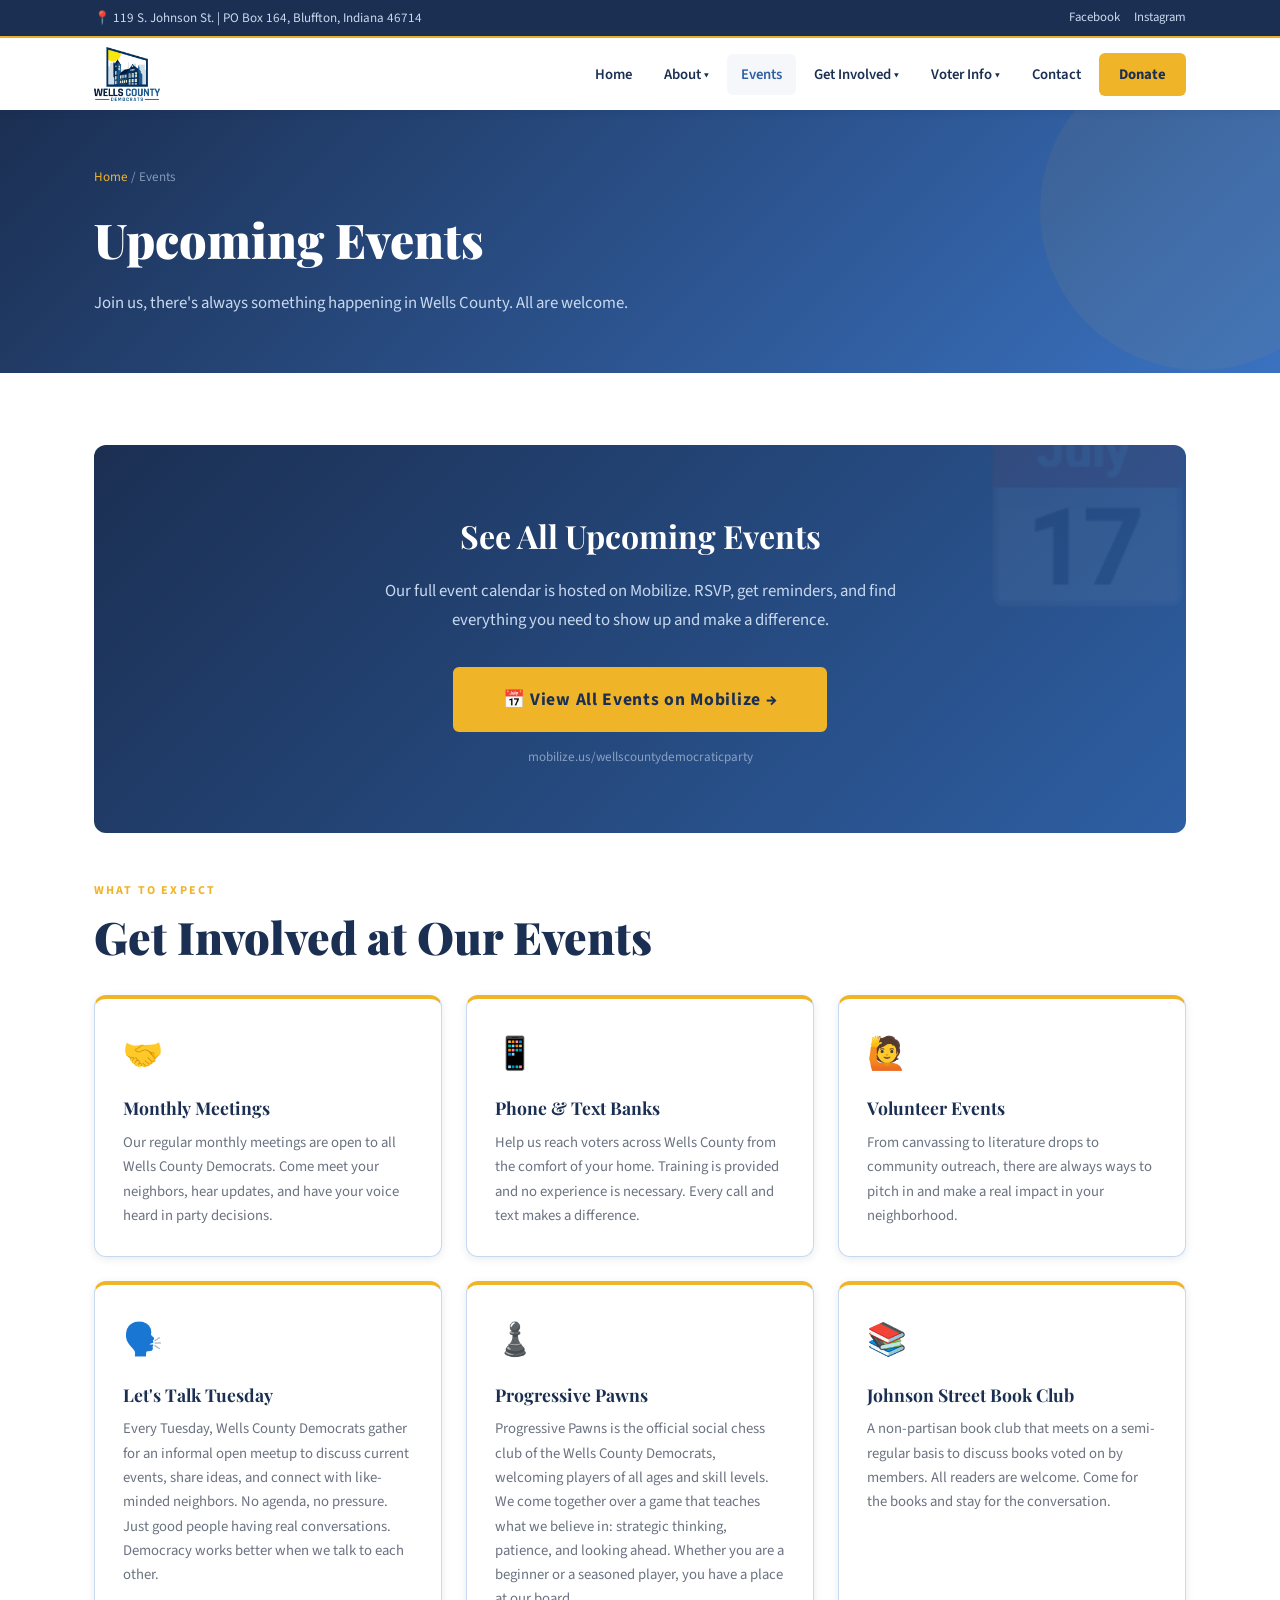
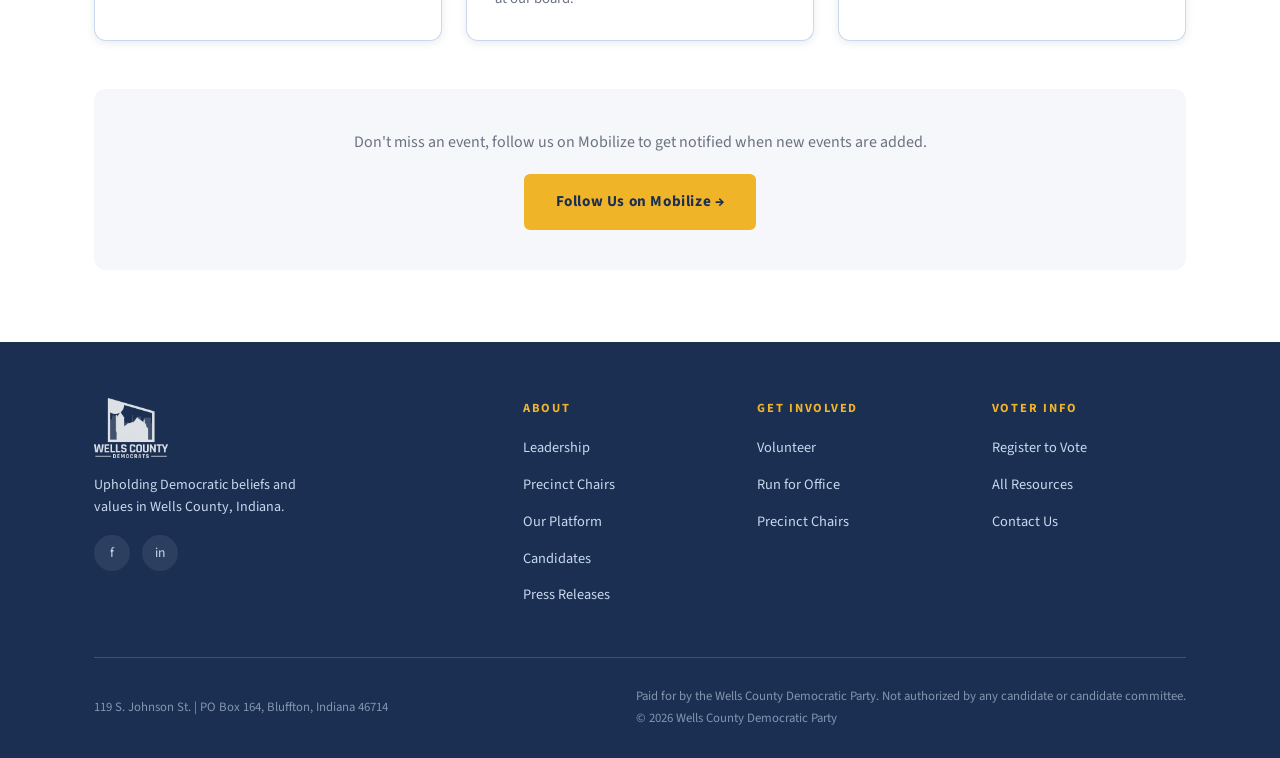
<file: pages/events.html>
<!DOCTYPE html>
<html lang="en">
<head>
  <meta charset="UTF-8" />
  <meta name="viewport" content="width=device-width, initial-scale=1.0" />
  <title>Events, Wells County Democratic Party</title>
  <meta name="description" content="Upcoming events for the Wells County Democratic Party, meetings, volunteer events, rallies, and more." />
  <link rel="stylesheet" href="../css/style.css" />
  <link rel="icon" href="../images/logo.png" type="image/png" />
  <style>
    .events-hero-box {
      background: linear-gradient(135deg, var(--navy) 0%, var(--blue) 100%);
      border-radius: var(--radius-lg);
      padding: 64px 48px;
      text-align: center;
      margin-bottom: 48px;
      position: relative;
      overflow: hidden;
    }
    .events-hero-box::before {
      content: '📅';
      position: absolute;
      font-size: 12rem;
      opacity: 0.05;
      right: -20px;
      top: -20px;
      line-height: 1;
    }
    .events-hero-box h2 {
      font-family: var(--font-display);
      font-size: 2rem;
      color: var(--white);
      margin-bottom: 14px;
    }
    .events-hero-box p {
      color: var(--sky);
      font-size: 1.05rem;
      max-width: 520px;
      margin: 0 auto 32px;
      line-height: 1.7;
    }
    .events-hero-box .btn-primary {
      font-size: 1.1rem;
      padding: 16px 48px;
    }
    .events-hero-box .mobilize-url {
      display: block;
      margin-top: 14px;
      font-size: 0.82rem;
      color: rgba(200,217,238,0.6);
    }
    .events-info-grid {
      display: grid;
      grid-template-columns: repeat(auto-fill, minmax(280px, 1fr));
      gap: 24px;
      margin-bottom: 48px;
    }
    .events-info-card {
      background: var(--white);
      border-radius: var(--radius-lg);
      box-shadow: var(--shadow-sm);
      padding: 28px;
      border: 1px solid var(--sky);
      border-top: 4px solid var(--gold);
    }
    .events-info-card .eic-icon { font-size: 2rem; margin-bottom: 12px; }
    .events-info-card h3 {
      font-family: var(--font-display);
      font-size: 1.1rem;
      color: var(--navy);
      margin-bottom: 8px;
    }
    .events-info-card p { font-size: 0.92rem; color: var(--gray); line-height: 1.65; }
    .recurring-box {
      background: var(--cream);
      border-radius: var(--radius-lg);
      padding: 36px 40px;
      border-left: 5px solid var(--gold);
      display: flex;
      gap: 24px;
      align-items: flex-start;
    }
    .recurring-box .rb-icon { font-size: 2.5rem; flex-shrink: 0; }
    .recurring-box h3 {
      font-family: var(--font-display);
      font-size: 1.3rem;
      color: var(--navy);
      margin-bottom: 8px;
    }
    .recurring-box p { color: var(--gray); font-size: 0.95rem; line-height: 1.7; margin-bottom: 16px; }
    @media (max-width: 680px) {
      .events-hero-box { padding: 40px 24px; }
      .recurring-box { flex-direction: column; gap: 12px; }
    }
  </style>
</head>
<body>

  <div class="topbar">
    <div class="container">
      <span>📍 119 S. Johnson St. | PO Box 164, Bluffton, Indiana 46714</span>
      <div class="topbar-socials">
        <a href="https://www.facebook.com/wellscodems/" target="_blank">Facebook</a>
        <a href="https://www.instagram.com/wellscodems/" target="_blank">Instagram</a>
      </div>
    </div>
  </div>

  <nav class="navbar">
    <div class="container">
      <a href="../index.html" class="navbar-brand">
        <img src="../images/logo.png" alt="Wells County Democratic Party" />
      </a>
      <button class="nav-toggle" aria-label="Toggle navigation">
        <span></span><span></span><span></span>
      </button>
      <ul class="nav-links">
        <li><a href="../index.html">Home</a></li>
        <li class="dropdown">
          <a href="about.html">About ▾</a>
          <ul class="dropdown-menu">
            <li><a href="about.html#leadership">Leadership</a></li>
            <li><a href="precinct-chairs.html">Precinct Chairs</a></li>
            <li><a href="about.html#platform">Our Platform</a></li>
            <li><a href="about.html#candidates">Candidates</a></li>
            <li><a href="press.html">Press Releases</a></li>
          </ul>
        </li>
        <li><a href="events.html" class="active">Events</a></li>
        <li class="dropdown">
          <a href="get-involved.html">Get Involved ▾</a>
          <ul class="dropdown-menu">
            <li><a href="get-involved.html#volunteer">Volunteer</a></li>
            <li><a href="get-involved.html#run">Run for Office</a></li>
            <li><a href="get-involved.html#precinct">Precinct Chairs</a></li>
            <li><a href="get-involved.html#phone-bank">Phone/Text Bank</a></li>
            <li><a href="raise-the-roof.html">Raise the Roof</a></li>
          </ul>
        </li>
        <li class="dropdown">
          <a href="voter-info.html">Voter Info ▾</a>
          <ul class="dropdown-menu">
            <li><a href="https://indianavoters.in.gov/" target="_blank">Register to Vote</a></li>
            <li><a href="https://indianavoters.in.gov/MVPHome/PrintDocuments" target="_blank">Absentee Application</a></li>
            <li><a href="http://iga.in.gov/legislative/find-legislators/" target="_blank">Find Your Legislator</a></li>
            <li><a href="voter-info.html">All Voter Resources</a></li>
          </ul>
        </li>
        <li><a href="contact.html">Contact</a></li>
        <li><a href="https://secure.actblue.com/donate/wellscodems" target="_blank" class="nav-donate">Donate</a></li>
      </ul>
    </div>
  </nav>

  <div class="page-hero">
    <div class="container">
      <div class="breadcrumb"><a href="../index.html">Home</a> / Events</div>
      <h1>Upcoming Events</h1>
      <p>Join us, there's always something happening in Wells County. All are welcome.</p>
    </div>
  </div>

  <section class="section">
    <div class="container">

      <!-- MAIN MOBILIZE CTA -->
      <div class="events-hero-box">
        <h2>See All Upcoming Events</h2>
        <p>Our full event calendar is hosted on Mobilize. RSVP, get reminders, and find everything you need to show up and make a difference.</p>
        <a href="https://www.mobilize.us/wellscountydemocraticparty/?org_ids=9046" target="_blank" rel="noopener" class="btn btn-primary">
          📅 View All Events on Mobilize →
        </a>
        <span class="mobilize-url">mobilize.us/wellscountydemocraticparty</span>
      </div>

      <!-- INFO CARDS -->
      <div class="section-label">What to Expect</div>
      <h2 class="section-title" style="margin-bottom:32px;">Get Involved at Our Events</h2>
      <div class="events-info-grid">
        <div class="events-info-card">
          <div class="eic-icon">🤝</div>
          <h3>Monthly Meetings</h3>
          <p>Our regular monthly meetings are open to all Wells County Democrats. Come meet your neighbors, hear updates, and have your voice heard in party decisions.</p>
        </div>
        <div class="events-info-card">
          <div class="eic-icon">📱</div>
          <h3>Phone &amp; Text Banks</h3>
          <p>Help us reach voters across Wells County from the comfort of your home. Training is provided and no experience is necessary. Every call and text makes a difference.</p>
        </div>
        <div class="events-info-card">
          <div class="eic-icon">🙋</div>
          <h3>Volunteer Events</h3>
          <p>From canvassing to literature drops to community outreach, there are always ways to pitch in and make a real impact in your neighborhood.</p>
        </div>
        <div class="events-info-card">
          <div class="eic-icon">🗣️</div>
          <h3>Let's Talk Tuesday</h3>
          <p>Every Tuesday, Wells County Democrats gather for an informal open meetup to discuss current events, share ideas, and connect with like-minded neighbors. No agenda, no pressure. Just good people having real conversations. Democracy works better when we talk to each other.</p>
        </div>
        <div class="events-info-card">
          <div class="eic-icon">♟️</div>
          <h3>Progressive Pawns</h3>
          <p>Progressive Pawns is the official social chess club of the Wells County Democrats, welcoming players of all ages and skill levels. We come together over a game that teaches what we believe in: strategic thinking, patience, and looking ahead. Whether you are a beginner or a seasoned player, you have a place at our board.</p>
        </div>
        <div class="events-info-card">
          <div class="eic-icon">📚</div>
          <h3>Johnson Street Book Club</h3>
          <p>A non-partisan book club that meets on a semi-regular basis to discuss books voted on by members. All readers are welcome. Come for the books and stay for the conversation.</p>
        </div>
      </div>

      <!-- SECONDARY MOBILIZE LINK -->
      <div style="text-align:center; padding: 40px; background: var(--gray-light); border-radius: var(--radius-lg);">
        <p style="color:var(--gray); margin-bottom:18px; font-size:1rem;">Don't miss an event, follow us on Mobilize to get notified when new events are added.</p>
        <a href="https://www.mobilize.us/wellscountydemocraticparty/?org_ids=9046" target="_blank" rel="noopener" class="btn btn-primary">Follow Us on Mobilize →</a>
      </div>

    </div>
  </section>

  <footer>
    <div class="container">
      <div class="footer-grid">
        <div class="footer-brand">
          <img src="../images/logo.png" alt="Wells County Democrats" />
          <p>Upholding Democratic beliefs and values in Wells County, Indiana.</p>
          <div class="footer-socials">
            <a href="https://www.facebook.com/wellscodems/" target="_blank" title="Facebook">f</a>
            <a href="https://www.instagram.com/wellscodems/" target="_blank" title="Instagram">in</a>
          </div>
        </div>
        <div class="footer-col">
          <h4>About</h4>
          <ul>
            <li><a href="about.html#leadership">Leadership</a></li>
            <li><a href="precinct-chairs.html">Precinct Chairs</a></li>
            <li><a href="about.html#platform">Our Platform</a></li>
            <li><a href="about.html#candidates">Candidates</a></li>
            <li><a href="press.html">Press Releases</a></li>
          </ul>
        </div>
        <div class="footer-col">
          <h4>Get Involved</h4>
          <ul>
            <li><a href="get-involved.html#volunteer">Volunteer</a></li>
            <li><a href="get-involved.html#run">Run for Office</a></li>
            <li><a href="get-involved.html#precinct">Precinct Chairs</a></li>
          </ul>
        </div>
        <div class="footer-col">
          <h4>Voter Info</h4>
          <ul>
            <li><a href="https://indianavoters.in.gov/" target="_blank">Register to Vote</a></li>
            <li><a href="voter-info.html">All Resources</a></li>
            <li><a href="contact.html">Contact Us</a></li>
          </ul>
        </div>
      </div>
      <div class="footer-bottom">
        <div>119 S. Johnson St. | PO Box 164, Bluffton, Indiana 46714</div>
        <div>
          <p>Paid for by the Wells County Democratic Party. Not authorized by any candidate or candidate committee.</p>
          <p>© 2026 Wells County Democratic Party</p>
        </div>
      </div>
    </div>
  </footer>

  <script src="../js/main.js"></script>
</body>
</html>
</file>
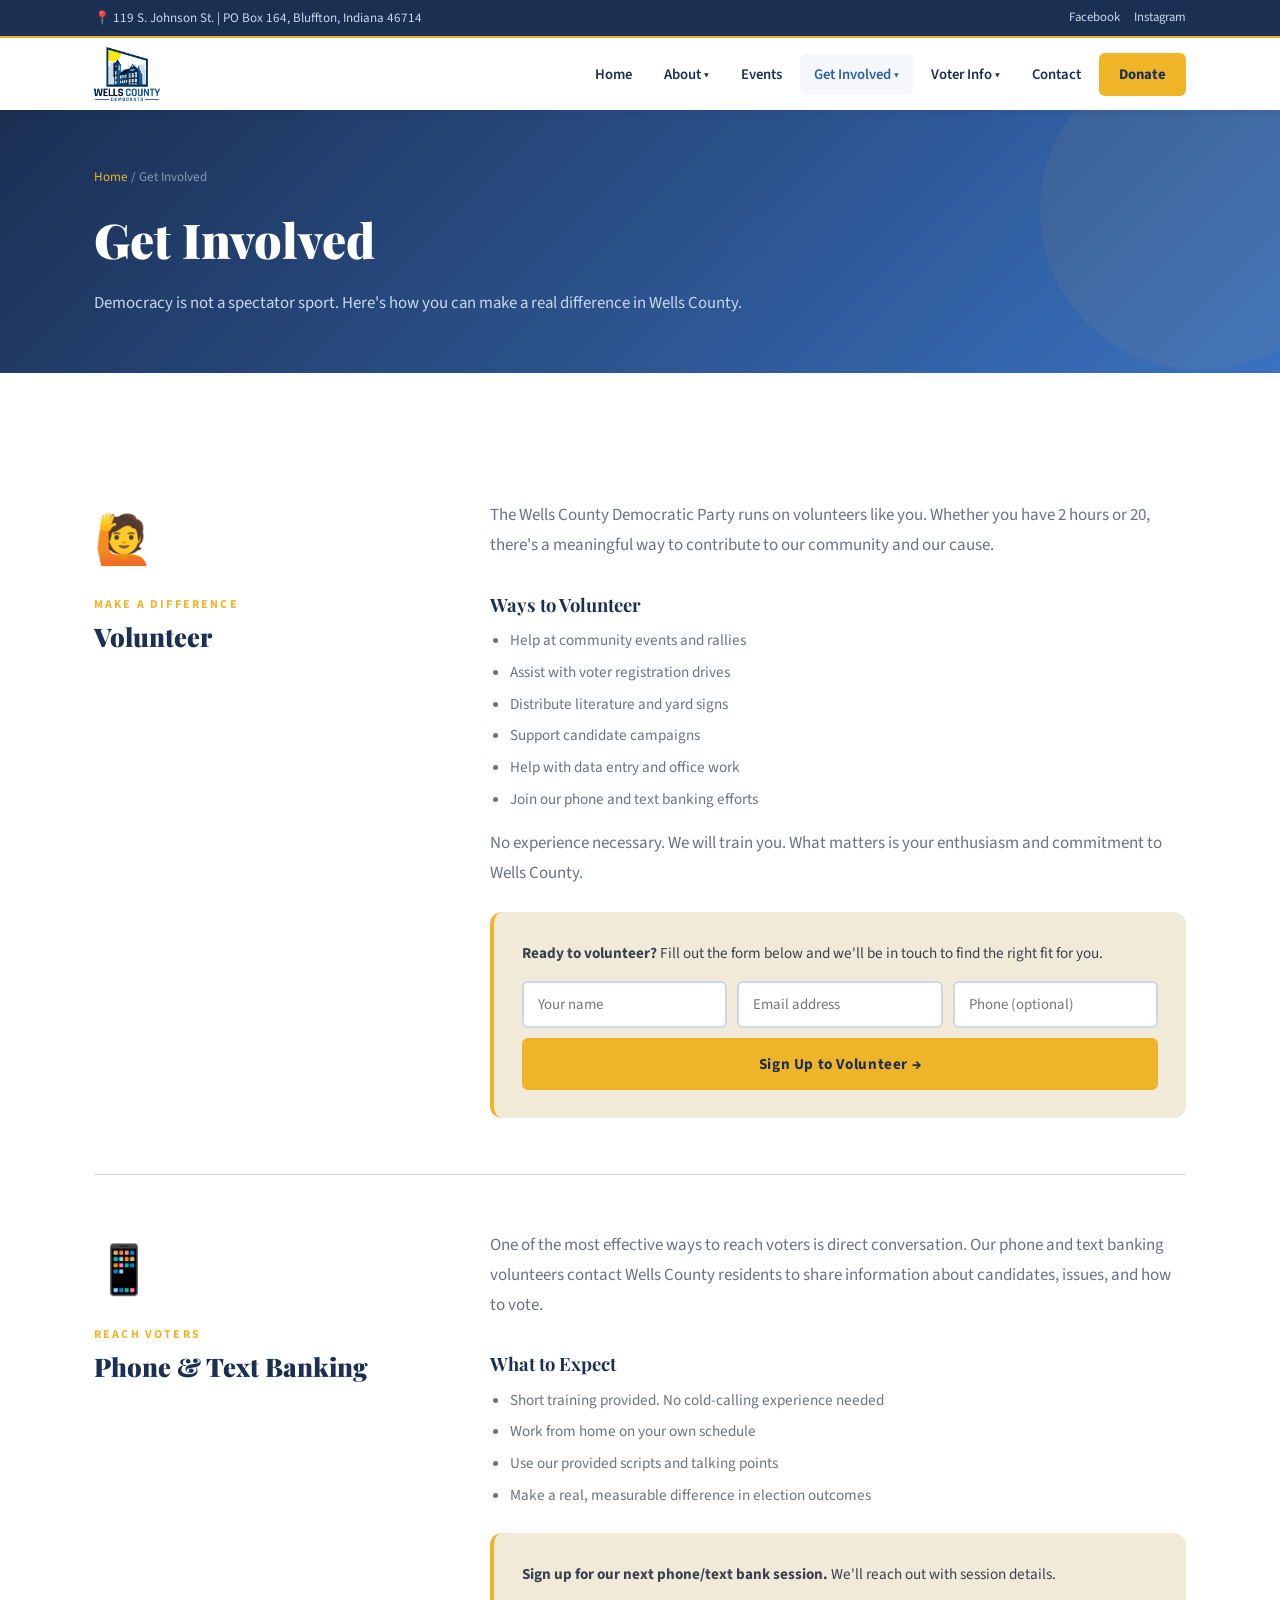
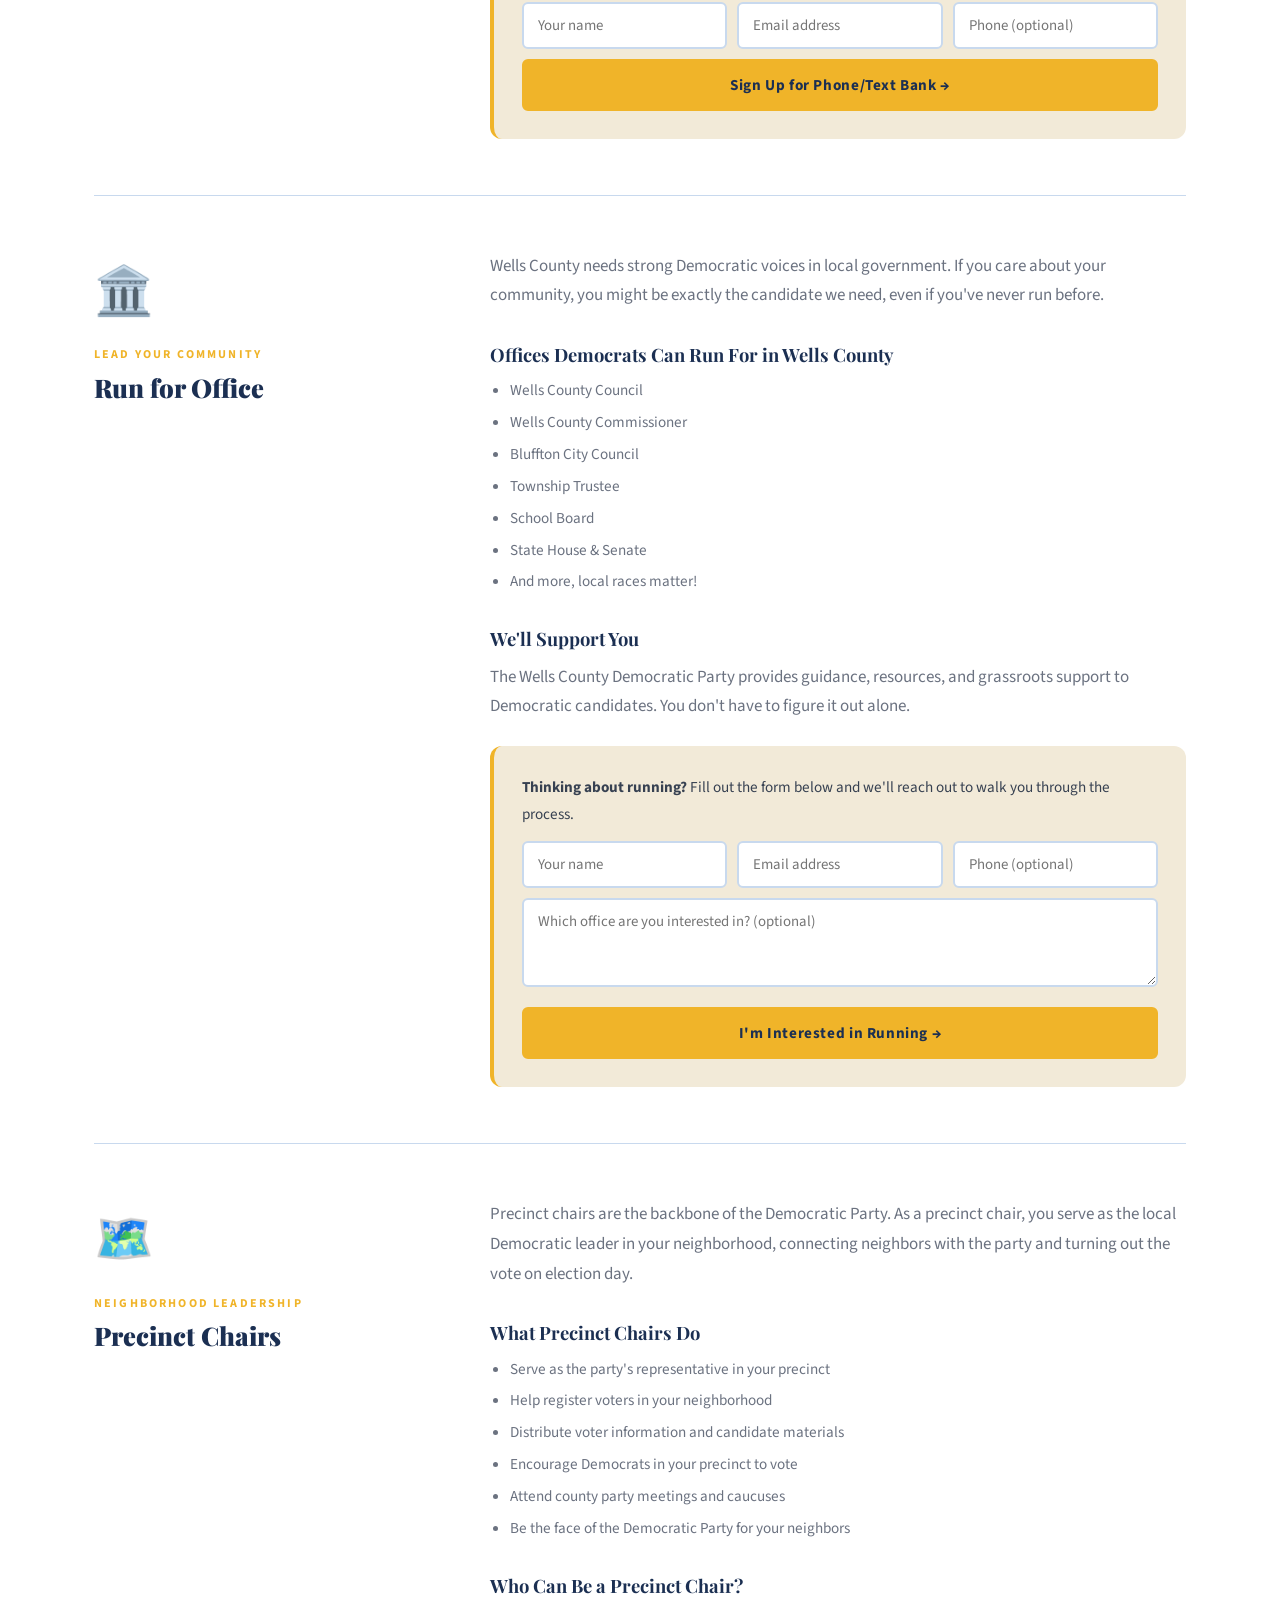
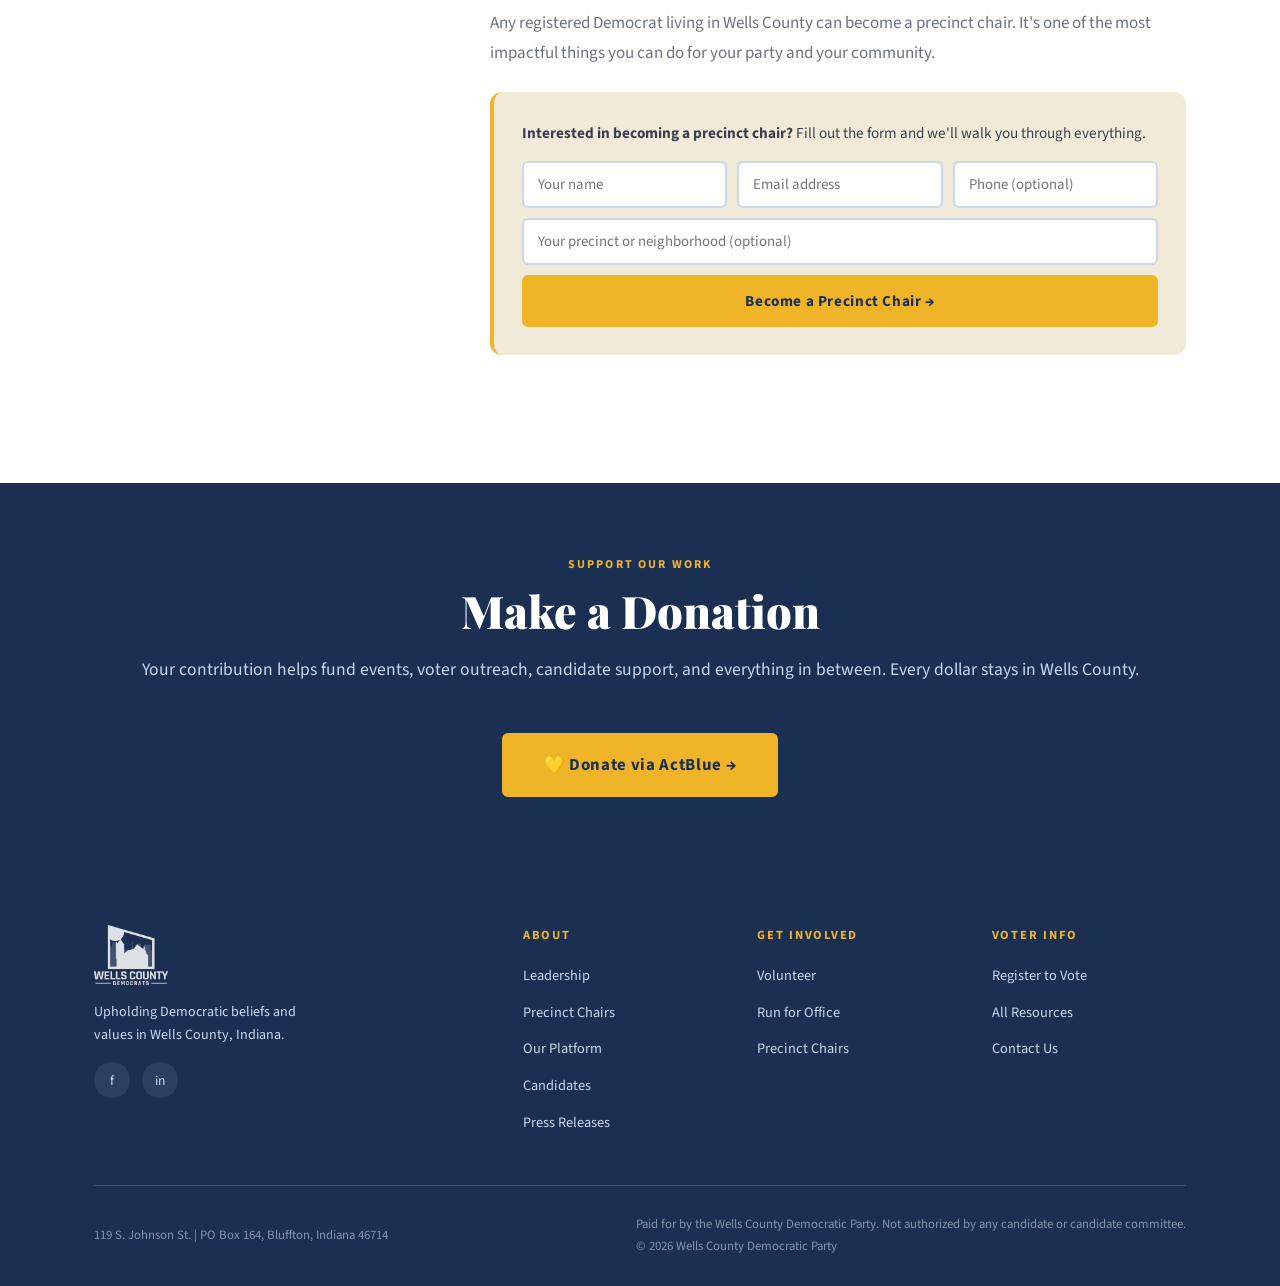
<file: pages/get-involved.html>
<!DOCTYPE html>
<html lang="en">
<head>
  <meta charset="UTF-8" />
  <meta name="viewport" content="width=device-width, initial-scale=1.0" />
  <title>Get Involved, Wells County Democratic Party</title>
  <meta name="description" content="Volunteer, run for office, or become a precinct chair. Get involved with the Wells County Democratic Party today." />
  <link rel="stylesheet" href="../css/style.css" />
  <link rel="icon" href="../images/logo.png" type="image/png" />
  <style>
    .involve-section {
      display: grid;
      grid-template-columns: 1fr 2fr;
      gap: 48px;
      align-items: start;
      padding: 56px 0;
      border-bottom: 1px solid var(--sky);
    }
    .involve-section:last-of-type { border-bottom: none; }
    .involve-anchor-label {
      position: sticky;
      top: 90px;
    }
    .involve-anchor-label .section-label { margin-bottom: 6px; }
    .involve-anchor-label h2 {
      font-family: var(--font-display);
      font-size: 1.6rem;
      font-weight: 900;
      color: var(--navy);
      line-height: 1.2;
    }
    .involve-anchor-label .big-icon {
      font-size: 3rem;
      margin-bottom: 12px;
      display: block;
    }
    .involve-body p { color: var(--gray); line-height: 1.75; margin-bottom: 16px; }
    .involve-body h3 {
      font-family: var(--font-display);
      font-size: 1.15rem;
      color: var(--navy);
      margin: 28px 0 8px;
    }
    .involve-body ul { padding-left: 20px; color: var(--gray); margin-bottom: 16px; }
    .involve-body ul li { margin-bottom: 6px; font-size: 0.95rem; }
    .cta-box {
      background: var(--cream);
      border-radius: var(--radius-lg);
      padding: 28px;
      border-left: 4px solid var(--gold);
      margin-top: 24px;
    }
    .cta-box p { margin-bottom: 14px; color: var(--gray-dark); font-size: 0.95rem; }
    @media (max-width: 780px) {
      .involve-section { grid-template-columns: 1fr; gap: 24px; }
      .involve-anchor-label { position: static; }
    }
  </style>
</head>
<body>

  <div class="topbar">
    <div class="container">
      <span>📍 119 S. Johnson St. | PO Box 164, Bluffton, Indiana 46714</span>
      <div class="topbar-socials">
        <a href="https://www.facebook.com/wellscodems/" target="_blank">Facebook</a>
        <a href="https://www.instagram.com/wellscodems/" target="_blank">Instagram</a>
      </div>
    </div>
  </div>

  <nav class="navbar">
    <div class="container">
      <a href="../index.html" class="navbar-brand">
        <img src="../images/logo.png" alt="Wells County Democratic Party" />
      </a>
      <button class="nav-toggle" aria-label="Toggle navigation">
        <span></span><span></span><span></span>
      </button>
      <ul class="nav-links">
        <li><a href="../index.html">Home</a></li>
        <li class="dropdown">
          <a href="about.html">About ▾</a>
          <ul class="dropdown-menu">
            <li><a href="about.html#leadership">Leadership</a></li>
            <li><a href="precinct-chairs.html">Precinct Chairs</a></li>
            <li><a href="about.html#platform">Our Platform</a></li>
            <li><a href="about.html#candidates">Candidates</a></li>
            <li><a href="press.html">Press Releases</a></li>
          </ul>
        </li>
        <li><a href="events.html">Events</a></li>
        <li class="dropdown">
          <a href="get-involved.html" class="active">Get Involved ▾</a>
          <ul class="dropdown-menu">
            <li><a href="#volunteer">Volunteer</a></li>
            <li><a href="#run">Run for Office</a></li>
            <li><a href="#precinct">Precinct Chairs</a></li>
            <li><a href="#phone-bank">Phone/Text Bank</a></li>
          </ul>
        </li>
        <li class="dropdown">
          <a href="voter-info.html">Voter Info ▾</a>
          <ul class="dropdown-menu">
            <li><a href="https://indianavoters.in.gov/" target="_blank">Register to Vote</a></li>
            <li><a href="https://indianavoters.in.gov/MVPHome/PrintDocuments" target="_blank">Absentee Application</a></li>
            <li><a href="http://iga.in.gov/legislative/find-legislators/" target="_blank">Find Your Legislator</a></li>
            <li><a href="voter-info.html">All Voter Resources</a></li>
          </ul>
        </li>
        <li><a href="contact.html">Contact</a></li>
        <li><a href="https://secure.actblue.com/donate/wellscodems" target="_blank" class="nav-donate">Donate</a></li>
      </ul>
    </div>
  </nav>

  <div class="page-hero">
    <div class="container">
      <div class="breadcrumb"><a href="../index.html">Home</a> / Get Involved</div>
      <h1>Get Involved</h1>
      <p>Democracy is not a spectator sport. Here's how you can make a real difference in Wells County.</p>
    </div>
  </div>

  <section class="section">
    <div class="container">

      <!-- VOLUNTEER -->
      <div class="involve-section" id="volunteer">
        <div class="involve-anchor-label">
          <span class="big-icon">🙋</span>
          <div class="section-label">Make a Difference</div>
          <h2>Volunteer</h2>
        </div>
        <div class="involve-body">
          <p>The Wells County Democratic Party runs on volunteers like you. Whether you have 2 hours or 20, there's a meaningful way to contribute to our community and our cause.</p>
          <h3>Ways to Volunteer</h3>
          <ul>
            <li>Help at community events and rallies</li>
            <li>Assist with voter registration drives</li>
            <li>Distribute literature and yard signs</li>
            <li>Support candidate campaigns</li>
            <li>Help with data entry and office work</li>
            <li>Join our phone and text banking efforts</li>
          </ul>
          <p>No experience necessary. We will train you. What matters is your enthusiasm and commitment to Wells County.</p>
          <div class="cta-box">
            <p><strong>Ready to volunteer?</strong> Fill out the form below and we'll be in touch to find the right fit for you.</p>
            <form action="https://api.web3forms.com/submit" method="POST" style="margin-top:14px;">
              <input type="hidden" name="access_key" value="e99958c4-263d-4e2c-9478-b753308bc946" />
              <input type="hidden" name="subject" value="Volunteer Sign-Up" />
              <div style="display:flex; flex-wrap:wrap; gap:10px; margin-bottom:10px;">
                <input type="text" name="name" placeholder="Your name" required style="flex:1; min-width:160px; padding:11px 14px; border:2px solid var(--sky); border-radius:var(--radius); font-family:var(--font-body); font-size:0.93rem;" />
                <input type="email" name="email" placeholder="Email address" required style="flex:1; min-width:160px; padding:11px 14px; border:2px solid var(--sky); border-radius:var(--radius); font-family:var(--font-body); font-size:0.93rem;" />
                <input type="tel" name="phone" placeholder="Phone (optional)" style="flex:1; min-width:160px; padding:11px 14px; border:2px solid var(--sky); border-radius:var(--radius); font-family:var(--font-body); font-size:0.93rem;" />
              </div>
              <button type="submit" class="btn btn-primary" style="width:100%;">Sign Up to Volunteer →</button>
            </form>
          </div>
        </div>
      </div>

      <!-- PHONE/TEXT BANK -->
      <div class="involve-section" id="phone-bank">
        <div class="involve-anchor-label">
          <span class="big-icon">📱</span>
          <div class="section-label">Reach Voters</div>
          <h2>Phone & Text Banking</h2>
        </div>
        <div class="involve-body">
          <p>One of the most effective ways to reach voters is direct conversation. Our phone and text banking volunteers contact Wells County residents to share information about candidates, issues, and how to vote.</p>
          <h3>What to Expect</h3>
          <ul>
            <li>Short training provided. No cold-calling experience needed</li>
            <li>Work from home on your own schedule</li>
            <li>Use our provided scripts and talking points</li>
            <li>Make a real, measurable difference in election outcomes</li>
          </ul>
          <div class="cta-box">
            <p><strong>Sign up for our next phone/text bank session.</strong> We'll reach out with session details.</p>
            <form action="https://api.web3forms.com/submit" method="POST" style="margin-top:14px;">
              <input type="hidden" name="access_key" value="e99958c4-263d-4e2c-9478-b753308bc946" />
              <input type="hidden" name="subject" value="Phone/Text Bank Sign-Up" />
              <input type="hidden" name="redirect" value="false" />
              <div style="display:flex; flex-wrap:wrap; gap:10px; margin-bottom:10px;">
                <input type="text" name="name" placeholder="Your name" required style="flex:1; min-width:160px; padding:11px 14px; border:2px solid var(--sky); border-radius:var(--radius); font-family:var(--font-body); font-size:0.93rem;" />
                <input type="email" name="email" placeholder="Email address" required style="flex:1; min-width:160px; padding:11px 14px; border:2px solid var(--sky); border-radius:var(--radius); font-family:var(--font-body); font-size:0.93rem;" />
                <input type="tel" name="phone" placeholder="Phone (optional)" style="flex:1; min-width:160px; padding:11px 14px; border:2px solid var(--sky); border-radius:var(--radius); font-family:var(--font-body); font-size:0.93rem;" />
              </div>
              <button type="submit" class="btn btn-primary" style="width:100%;">Sign Up for Phone/Text Bank →</button>
            </form>
          </div>
        </div>
      </div>

      <!-- RUN FOR OFFICE -->
      <div class="involve-section" id="run">
        <div class="involve-anchor-label">
          <span class="big-icon">🏛️</span>
          <div class="section-label">Lead Your Community</div>
          <h2>Run for Office</h2>
        </div>
        <div class="involve-body">
          <p>Wells County needs strong Democratic voices in local government. If you care about your community, you might be exactly the candidate we need, even if you've never run before.</p>
          <h3>Offices Democrats Can Run For in Wells County</h3>
          <ul>
            <li>Wells County Council</li>
            <li>Wells County Commissioner</li>
            <li>Bluffton City Council</li>
            <li>Township Trustee</li>
            <li>School Board</li>
            <li>State House & Senate</li>
            <li>And more, local races matter!</li>
          </ul>
          <h3>We'll Support You</h3>
          <p>The Wells County Democratic Party provides guidance, resources, and grassroots support to Democratic candidates. You don't have to figure it out alone.</p>
          <div class="cta-box">
            <p><strong>Thinking about running?</strong> Fill out the form below and we'll reach out to walk you through the process.</p>
            <form action="https://api.web3forms.com/submit" method="POST" style="margin-top:14px;">
              <input type="hidden" name="access_key" value="e99958c4-263d-4e2c-9478-b753308bc946" />
              <input type="hidden" name="subject" value="Interested in Running for Office" />
              <div style="display:flex; flex-wrap:wrap; gap:10px; margin-bottom:10px;">
                <input type="text" name="name" placeholder="Your name" required style="flex:1; min-width:160px; padding:11px 14px; border:2px solid var(--sky); border-radius:var(--radius); font-family:var(--font-body); font-size:0.93rem;" />
                <input type="email" name="email" placeholder="Email address" required style="flex:1; min-width:160px; padding:11px 14px; border:2px solid var(--sky); border-radius:var(--radius); font-family:var(--font-body); font-size:0.93rem;" />
                <input type="tel" name="phone" placeholder="Phone (optional)" style="flex:1; min-width:160px; padding:11px 14px; border:2px solid var(--sky); border-radius:var(--radius); font-family:var(--font-body); font-size:0.93rem;" />
              </div>
              <textarea name="message" placeholder="Which office are you interested in? (optional)" rows="3" style="width:100%; padding:11px 14px; border:2px solid var(--sky); border-radius:var(--radius); font-family:var(--font-body); font-size:0.93rem; margin-bottom:10px; box-sizing:border-box; resize:vertical;"></textarea>
              <button type="submit" class="btn btn-primary" style="width:100%;">I'm Interested in Running →</button>
            </form>
          </div>
        </div>
      </div>

      <!-- PRECINCT CHAIRS -->
      <div class="involve-section" id="precinct">
        <div class="involve-anchor-label">
          <span class="big-icon">🗺️</span>
          <div class="section-label">Neighborhood Leadership</div>
          <h2>Precinct Chairs</h2>
        </div>
        <div class="involve-body">
          <p>Precinct chairs are the backbone of the Democratic Party. As a precinct chair, you serve as the local Democratic leader in your neighborhood, connecting neighbors with the party and turning out the vote on election day.</p>
          <h3>What Precinct Chairs Do</h3>
          <ul>
            <li>Serve as the party's representative in your precinct</li>
            <li>Help register voters in your neighborhood</li>
            <li>Distribute voter information and candidate materials</li>
            <li>Encourage Democrats in your precinct to vote</li>
            <li>Attend county party meetings and caucuses</li>
            <li>Be the face of the Democratic Party for your neighbors</li>
          </ul>
          <h3>Who Can Be a Precinct Chair?</h3>
          <p>Any registered Democrat living in Wells County can become a precinct chair. It's one of the most impactful things you can do for your party and your community.</p>
          <div class="cta-box">
            <p><strong>Interested in becoming a precinct chair?</strong> Fill out the form and we'll walk you through everything.</p>
            <form action="https://api.web3forms.com/submit" method="POST" style="margin-top:14px;">
              <input type="hidden" name="access_key" value="e99958c4-263d-4e2c-9478-b753308bc946" />
              <input type="hidden" name="subject" value="Precinct Chair Interest" />
              <div style="display:flex; flex-wrap:wrap; gap:10px; margin-bottom:10px;">
                <input type="text" name="name" placeholder="Your name" required style="flex:1; min-width:160px; padding:11px 14px; border:2px solid var(--sky); border-radius:var(--radius); font-family:var(--font-body); font-size:0.93rem;" />
                <input type="email" name="email" placeholder="Email address" required style="flex:1; min-width:160px; padding:11px 14px; border:2px solid var(--sky); border-radius:var(--radius); font-family:var(--font-body); font-size:0.93rem;" />
                <input type="tel" name="phone" placeholder="Phone (optional)" style="flex:1; min-width:160px; padding:11px 14px; border:2px solid var(--sky); border-radius:var(--radius); font-family:var(--font-body); font-size:0.93rem;" />
              </div>
              <input type="text" name="precinct" placeholder="Your precinct or neighborhood (optional)" style="width:100%; padding:11px 14px; border:2px solid var(--sky); border-radius:var(--radius); font-family:var(--font-body); font-size:0.93rem; margin-bottom:10px; box-sizing:border-box;" />
              <button type="submit" class="btn btn-primary" style="width:100%;">Become a Precinct Chair →</button>
            </form>
          </div>
        </div>
      </div>

    </div>
  </section>

  <!-- DONATE SECTION -->
  <section class="section section--navy">
    <div class="container text-center">
      <div class="section-label">Support Our Work</div>
      <h2 class="section-title">Make a Donation</h2>
      <p class="section-subtitle">Your contribution helps fund events, voter outreach, candidate support, and everything in between. Every dollar stays in Wells County.</p>
      <a href="https://secure.actblue.com/donate/wellscodems" target="_blank" rel="noopener" class="btn btn-primary" style="font-size:1.05rem; padding:16px 40px;">
        💛 Donate via ActBlue →
      </a>
    </div>
  </section>

  <footer>
    <div class="container">
      <div class="footer-grid">
        <div class="footer-brand">
          <img src="../images/logo.png" alt="Wells County Democrats" />
          <p>Upholding Democratic beliefs and values in Wells County, Indiana.</p>
          <div class="footer-socials">
            <a href="https://www.facebook.com/wellscodems/" target="_blank" title="Facebook">f</a>
            <a href="https://www.instagram.com/wellscodems/" target="_blank" title="Instagram">in</a>
          </div>
        </div>
        <div class="footer-col">
          <h4>About</h4>
          <ul>
            <li><a href="about.html#leadership">Leadership</a></li>
            <li><a href="precinct-chairs.html">Precinct Chairs</a></li>
            <li><a href="about.html#platform">Our Platform</a></li>
            <li><a href="about.html#candidates">Candidates</a></li>
            <li><a href="press.html">Press Releases</a></li>
          </ul>
        </div>
        <div class="footer-col">
          <h4>Get Involved</h4>
          <ul>
            <li><a href="#volunteer">Volunteer</a></li>
            <li><a href="#run">Run for Office</a></li>
            <li><a href="#precinct">Precinct Chairs</a></li>
          </ul>
        </div>
        <div class="footer-col">
          <h4>Voter Info</h4>
          <ul>
            <li><a href="https://indianavoters.in.gov/" target="_blank">Register to Vote</a></li>
            <li><a href="voter-info.html">All Resources</a></li>
            <li><a href="contact.html">Contact Us</a></li>
          </ul>
        </div>
      </div>
      <div class="footer-bottom">
        <div>119 S. Johnson St. | PO Box 164, Bluffton, Indiana 46714</div>
        <div>
          <p>Paid for by the Wells County Democratic Party. Not authorized by any candidate or candidate committee.</p>
          <p>© 2026 Wells County Democratic Party</p>
        </div>
      </div>
    </div>
  </footer>

  <script src="../js/main.js"></script>
</body>
</html>
</file>
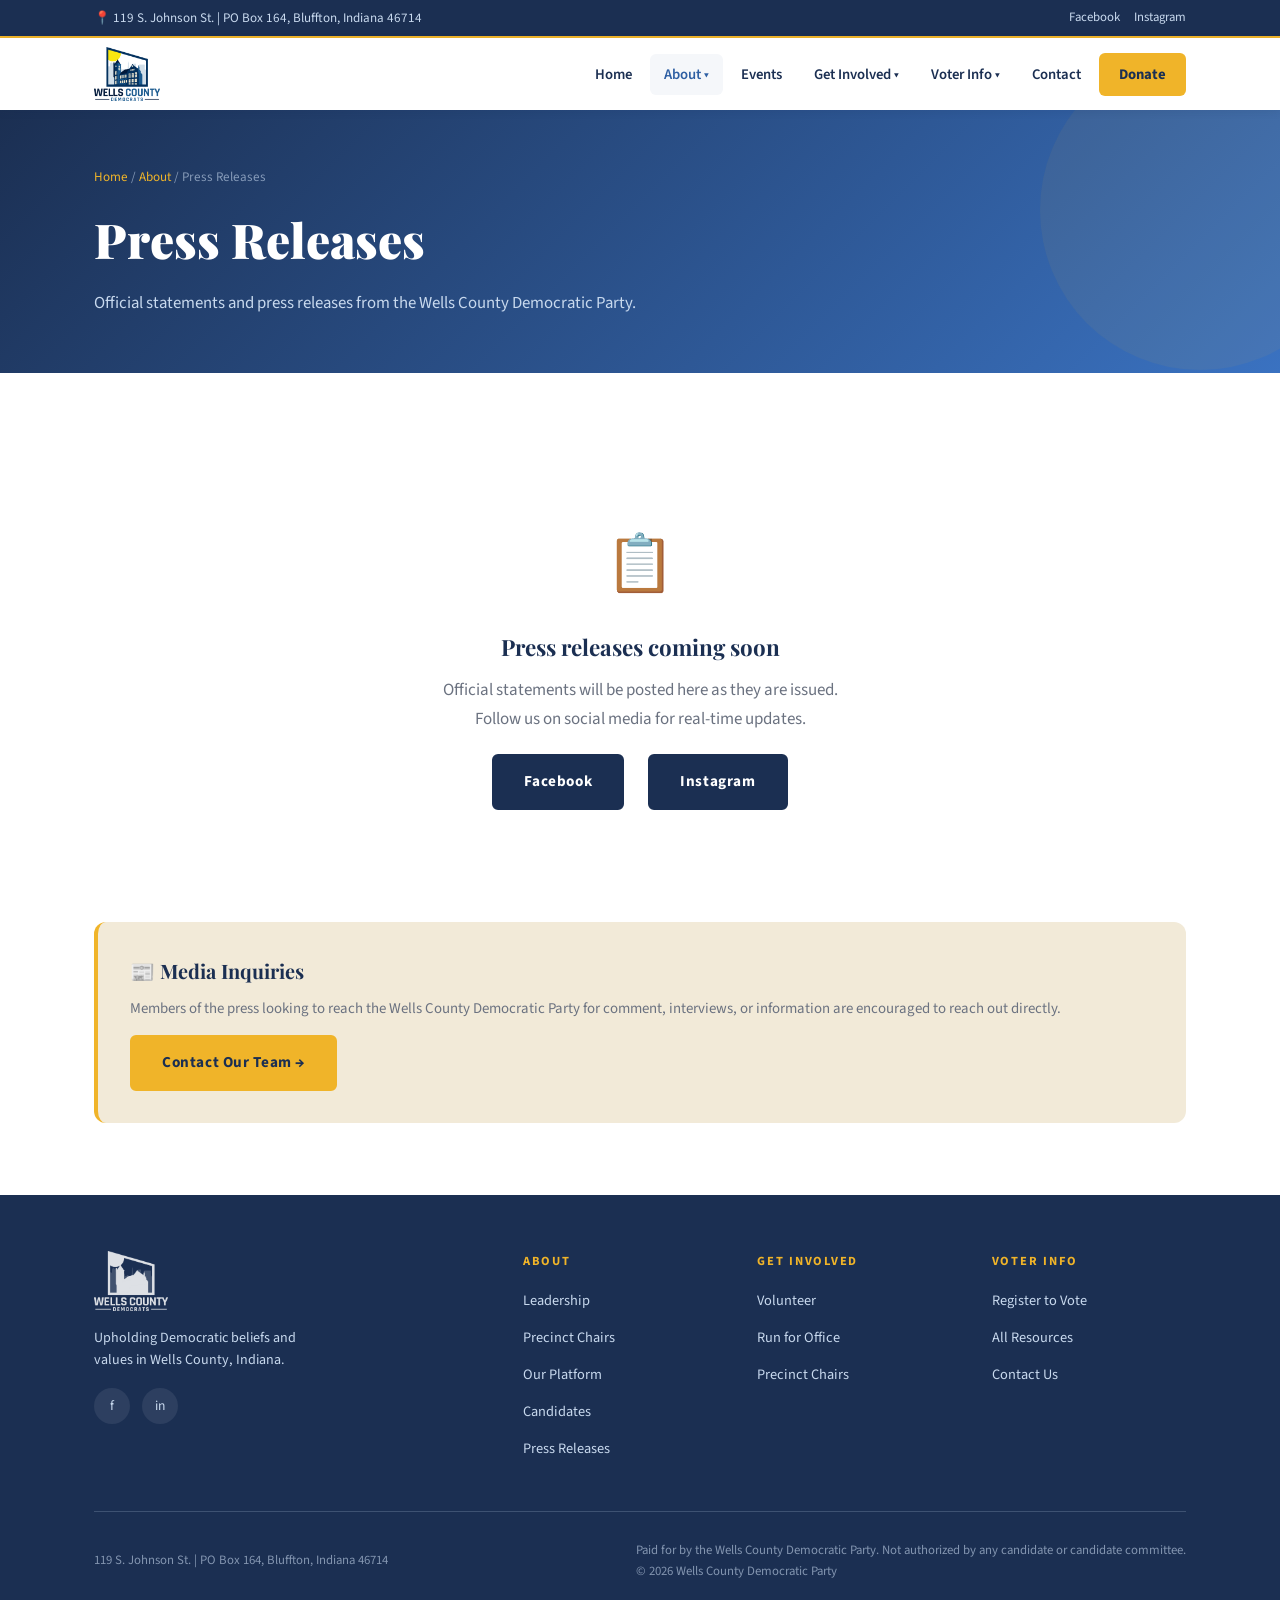
<file: pages/press.html>
<!DOCTYPE html>
<html lang="en">
<head>
  <meta charset="UTF-8" />
  <meta name="viewport" content="width=device-width, initial-scale=1.0" />
  <title>Press Releases, Wells County Democratic Party</title>
  <meta name="description" content="Official press releases and statements from the Wells County Democratic Party." />
  <link rel="stylesheet" href="../css/style.css" />
  <link rel="icon" href="../images/logo.png" type="image/png" />
  <style>
    .press-grid { display: flex; flex-direction: column; gap: 20px; }
    .press-card {
      background: var(--white);
      border-radius: var(--radius-lg);
      box-shadow: var(--shadow-sm);
      padding: 28px 32px;
      border: 1px solid var(--sky);
      border-left: 5px solid var(--blue);
      transition: all var(--transition);
      display: flex;
      gap: 24px;
      align-items: flex-start;
    }
    .press-card:hover { transform: translateX(4px); box-shadow: var(--shadow-md); }
    .press-date {
      min-width: 90px;
      text-align: center;
      padding-top: 4px;
    }
    .press-date .day {
      font-family: var(--font-display);
      font-size: 2rem;
      font-weight: 900;
      color: var(--navy);
      line-height: 1;
    }
    .press-date .month {
      font-size: 0.78rem;
      font-weight: 700;
      letter-spacing: 0.1em;
      text-transform: uppercase;
      color: var(--blue);
    }
    .press-date .year { font-size: 0.78rem; color: var(--gray); }
    .press-content h3 {
      font-family: var(--font-display);
      font-size: 1.1rem;
      color: var(--navy);
      margin-bottom: 6px;
    }
    .press-content p { font-size: 0.9rem; color: var(--gray); line-height: 1.6; }
    .press-tag {
      display: inline-block;
      background: var(--sky);
      color: var(--navy);
      font-size: 0.72rem;
      font-weight: 700;
      letter-spacing: 0.08em;
      text-transform: uppercase;
      padding: 3px 10px;
      border-radius: 20px;
      margin-bottom: 8px;
    }
    .press-empty {
      text-align: center;
      padding: 72px 32px;
      color: var(--gray);
    }
    .press-empty .empty-icon { font-size: 3.5rem; margin-bottom: 16px; }
    .press-empty h3 { font-family: var(--font-display); font-size: 1.4rem; color: var(--navy); margin-bottom: 10px; }
    .media-contact-box {
      background: var(--cream);
      border-radius: var(--radius-lg);
      padding: 32px;
      border-left: 4px solid var(--gold);
      margin-top: 40px;
    }
    .media-contact-box h3 { font-family: var(--font-display); color: var(--navy); margin-bottom: 8px; }
    .media-contact-box p { color: var(--gray); font-size: 0.93rem; margin-bottom: 14px; }
  </style>
</head>
<body>

  <div class="topbar">
    <div class="container">
      <span>📍 119 S. Johnson St. | PO Box 164, Bluffton, Indiana 46714</span>
      <div class="topbar-socials">
        <a href="https://www.facebook.com/wellscodems/" target="_blank">Facebook</a>
        <a href="https://www.instagram.com/wellscodems/" target="_blank">Instagram</a>
      </div>
    </div>
  </div>

  <nav class="navbar">
    <div class="container">
      <a href="../index.html" class="navbar-brand">
        <img src="../images/logo.png" alt="Wells County Democratic Party" />
      </a>
      <button class="nav-toggle" aria-label="Toggle navigation">
        <span></span><span></span><span></span>
      </button>
      <ul class="nav-links">
        <li><a href="../index.html">Home</a></li>
        <li class="dropdown">
          <a href="about.html" class="active">About ▾</a>
          <ul class="dropdown-menu">
            <li><a href="about.html#leadership">Leadership</a></li>
            <li><a href="precinct-chairs.html">Precinct Chairs</a></li>
            <li><a href="about.html#platform">Our Platform</a></li>
            <li><a href="about.html#candidates">Candidates</a></li>
            <li><a href="press.html">Press Releases</a></li>
          </ul>
        </li>
        <li><a href="events.html">Events</a></li>
        <li class="dropdown">
          <a href="get-involved.html">Get Involved ▾</a>
          <ul class="dropdown-menu">
            <li><a href="get-involved.html#volunteer">Volunteer</a></li>
            <li><a href="get-involved.html#run">Run for Office</a></li>
            <li><a href="get-involved.html#precinct">Precinct Chairs</a></li>
            <li><a href="get-involved.html#phone-bank">Phone/Text Bank</a></li>
            <li><a href="raise-the-roof.html">Raise the Roof</a></li>
          </ul>
        </li>
        <li class="dropdown">
          <a href="voter-info.html">Voter Info ▾</a>
          <ul class="dropdown-menu">
            <li><a href="https://indianavoters.in.gov/" target="_blank">Register to Vote</a></li>
            <li><a href="https://indianavoters.in.gov/MVPHome/PrintDocuments" target="_blank">Absentee Application</a></li>
            <li><a href="http://iga.in.gov/legislative/find-legislators/" target="_blank">Find Your Legislator</a></li>
            <li><a href="voter-info.html">All Voter Resources</a></li>
          </ul>
        </li>
        <li><a href="contact.html">Contact</a></li>
        <li><a href="https://secure.actblue.com/donate/wellscodems" target="_blank" class="nav-donate">Donate</a></li>
      </ul>
    </div>
  </nav>

  <div class="page-hero">
    <div class="container">
      <div class="breadcrumb"><a href="../index.html">Home</a> / <a href="about.html">About</a> / Press Releases</div>
      <h1>Press Releases</h1>
      <p>Official statements and press releases from the Wells County Democratic Party.</p>
    </div>
  </div>

  <section class="section">
    <div class="container">

      <div class="press-grid">
        <!-- PLACEHOLDER, add real press releases here as cards following this pattern:
        <div class="press-card">
          <div class="press-date">
            <div class="day">15</div>
            <div class="month">May</div>
            <div class="year">2025</div>
          </div>
          <div class="press-content">
            <span class="press-tag">Statement</span>
            <h3>Title of Press Release</h3>
            <p>Summary of the press release content goes here, one or two sentences.</p>
          </div>
        </div>
        -->

        <div class="press-empty">
          <div class="empty-icon">📋</div>
          <h3>Press releases coming soon</h3>
          <p>Official statements will be posted here as they are issued.<br>Follow us on social media for real-time updates.</p>
          <div style="margin-top:20px; display:flex; gap:12px; justify-content:center; flex-wrap:wrap;">
            <a href="https://www.facebook.com/wellscodems/" target="_blank" class="btn btn-navy">Facebook</a>
            <a href="https://www.instagram.com/wellscodems/" target="_blank" class="btn btn-navy">Instagram</a>
          </div>
        </div>
      </div>

      <div class="media-contact-box">
        <h3>📰 Media Inquiries</h3>
        <p>Members of the press looking to reach the Wells County Democratic Party for comment, interviews, or information are encouraged to reach out directly.</p>
        <a href="contact.html" class="btn btn-primary">Contact Our Team →</a>
      </div>

    </div>
  </section>

  <footer>
    <div class="container">
      <div class="footer-grid">
        <div class="footer-brand">
          <img src="../images/logo.png" alt="Wells County Democrats" />
          <p>Upholding Democratic beliefs and values in Wells County, Indiana.</p>
          <div class="footer-socials">
            <a href="https://www.facebook.com/wellscodems/" target="_blank" title="Facebook">f</a>
            <a href="https://www.instagram.com/wellscodems/" target="_blank" title="Instagram">in</a>
          </div>
        </div>
        <div class="footer-col">
          <h4>About</h4>
          <ul>
            <li><a href="about.html#leadership">Leadership</a></li>
            <li><a href="precinct-chairs.html">Precinct Chairs</a></li>
            <li><a href="about.html#platform">Our Platform</a></li>
            <li><a href="about.html#candidates">Candidates</a></li>
            <li><a href="press.html">Press Releases</a></li>
          </ul>
        </div>
        <div class="footer-col">
          <h4>Get Involved</h4>
          <ul>
            <li><a href="get-involved.html#volunteer">Volunteer</a></li>
            <li><a href="get-involved.html#run">Run for Office</a></li>
            <li><a href="get-involved.html#precinct">Precinct Chairs</a></li>
          </ul>
        </div>
        <div class="footer-col">
          <h4>Voter Info</h4>
          <ul>
            <li><a href="https://indianavoters.in.gov/" target="_blank">Register to Vote</a></li>
            <li><a href="voter-info.html">All Resources</a></li>
            <li><a href="contact.html">Contact Us</a></li>
          </ul>
        </div>
      </div>
      <div class="footer-bottom">
        <div>119 S. Johnson St. | PO Box 164, Bluffton, Indiana 46714</div>
        <div>
          <p>Paid for by the Wells County Democratic Party. Not authorized by any candidate or candidate committee.</p>
          <p>© 2026 Wells County Democratic Party</p>
        </div>
      </div>
    </div>
  </footer>

  <script src="../js/main.js"></script>
</body>
</html>
</file>
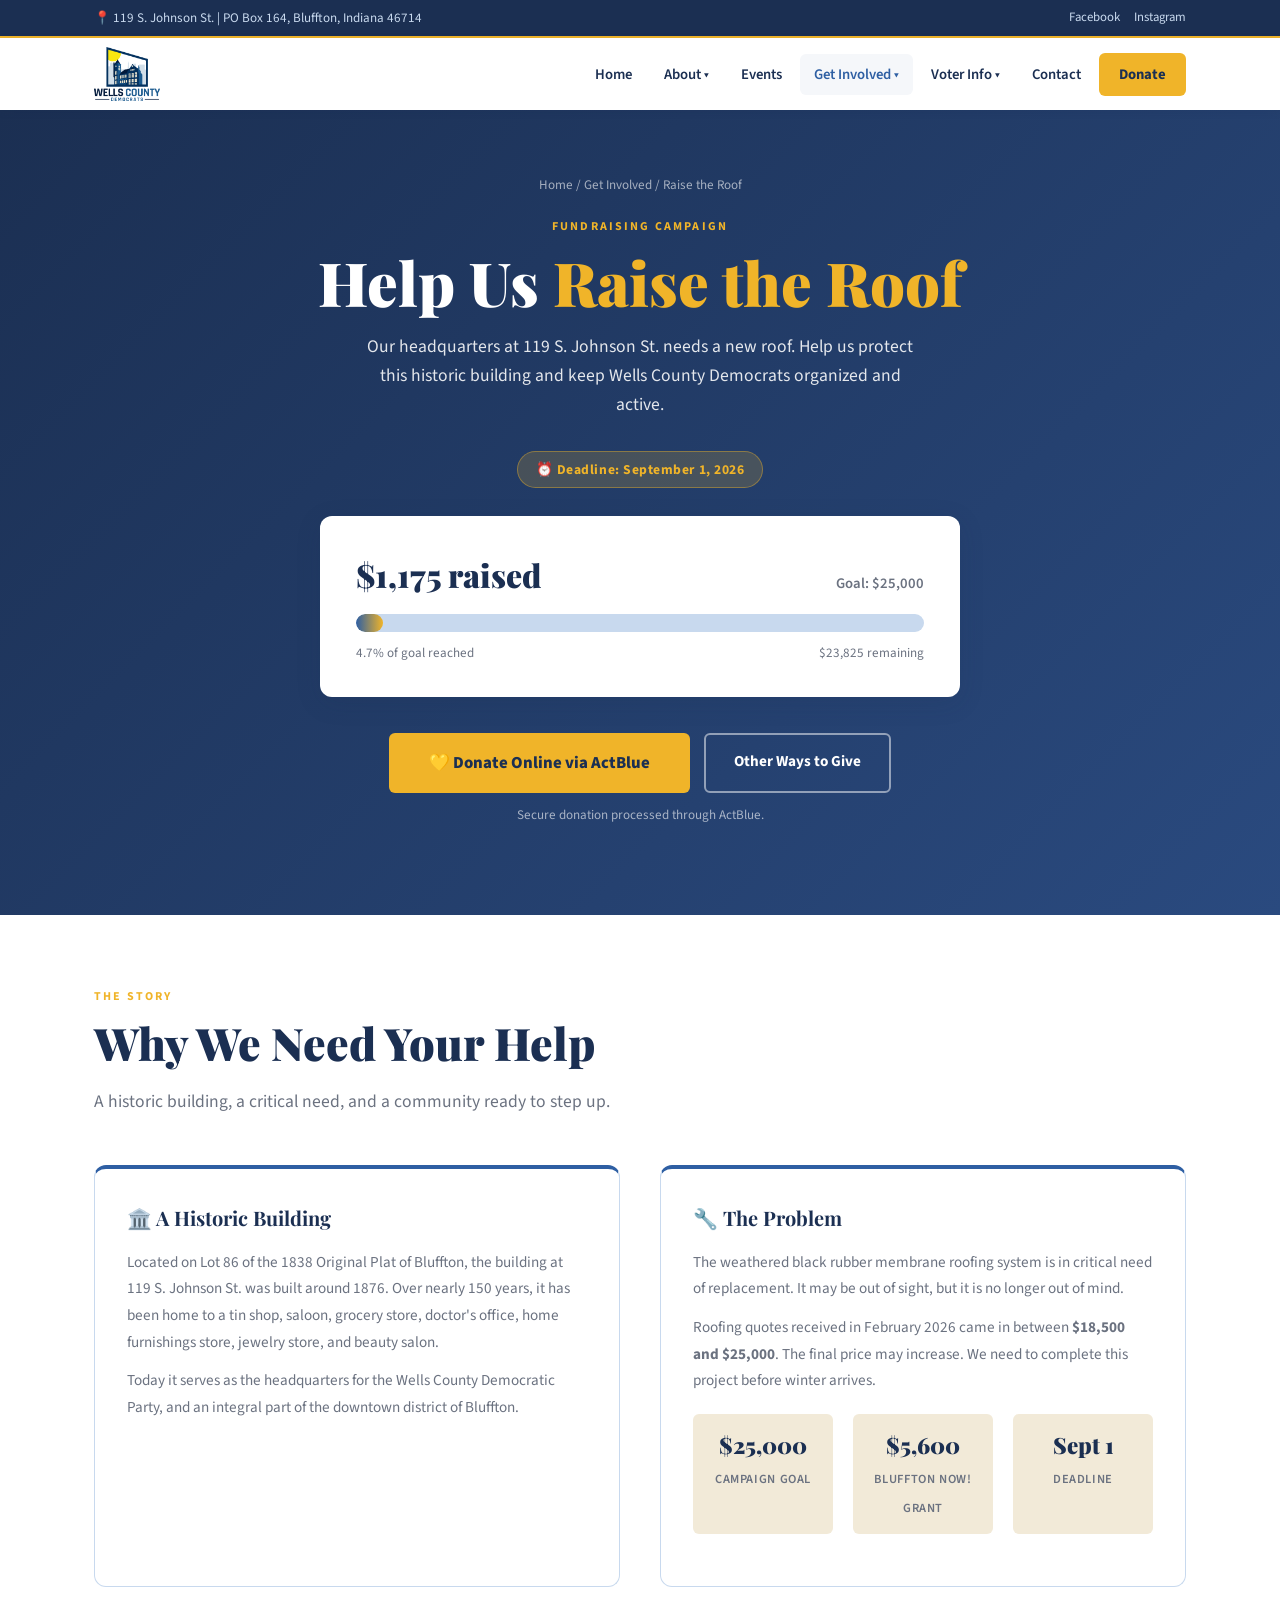
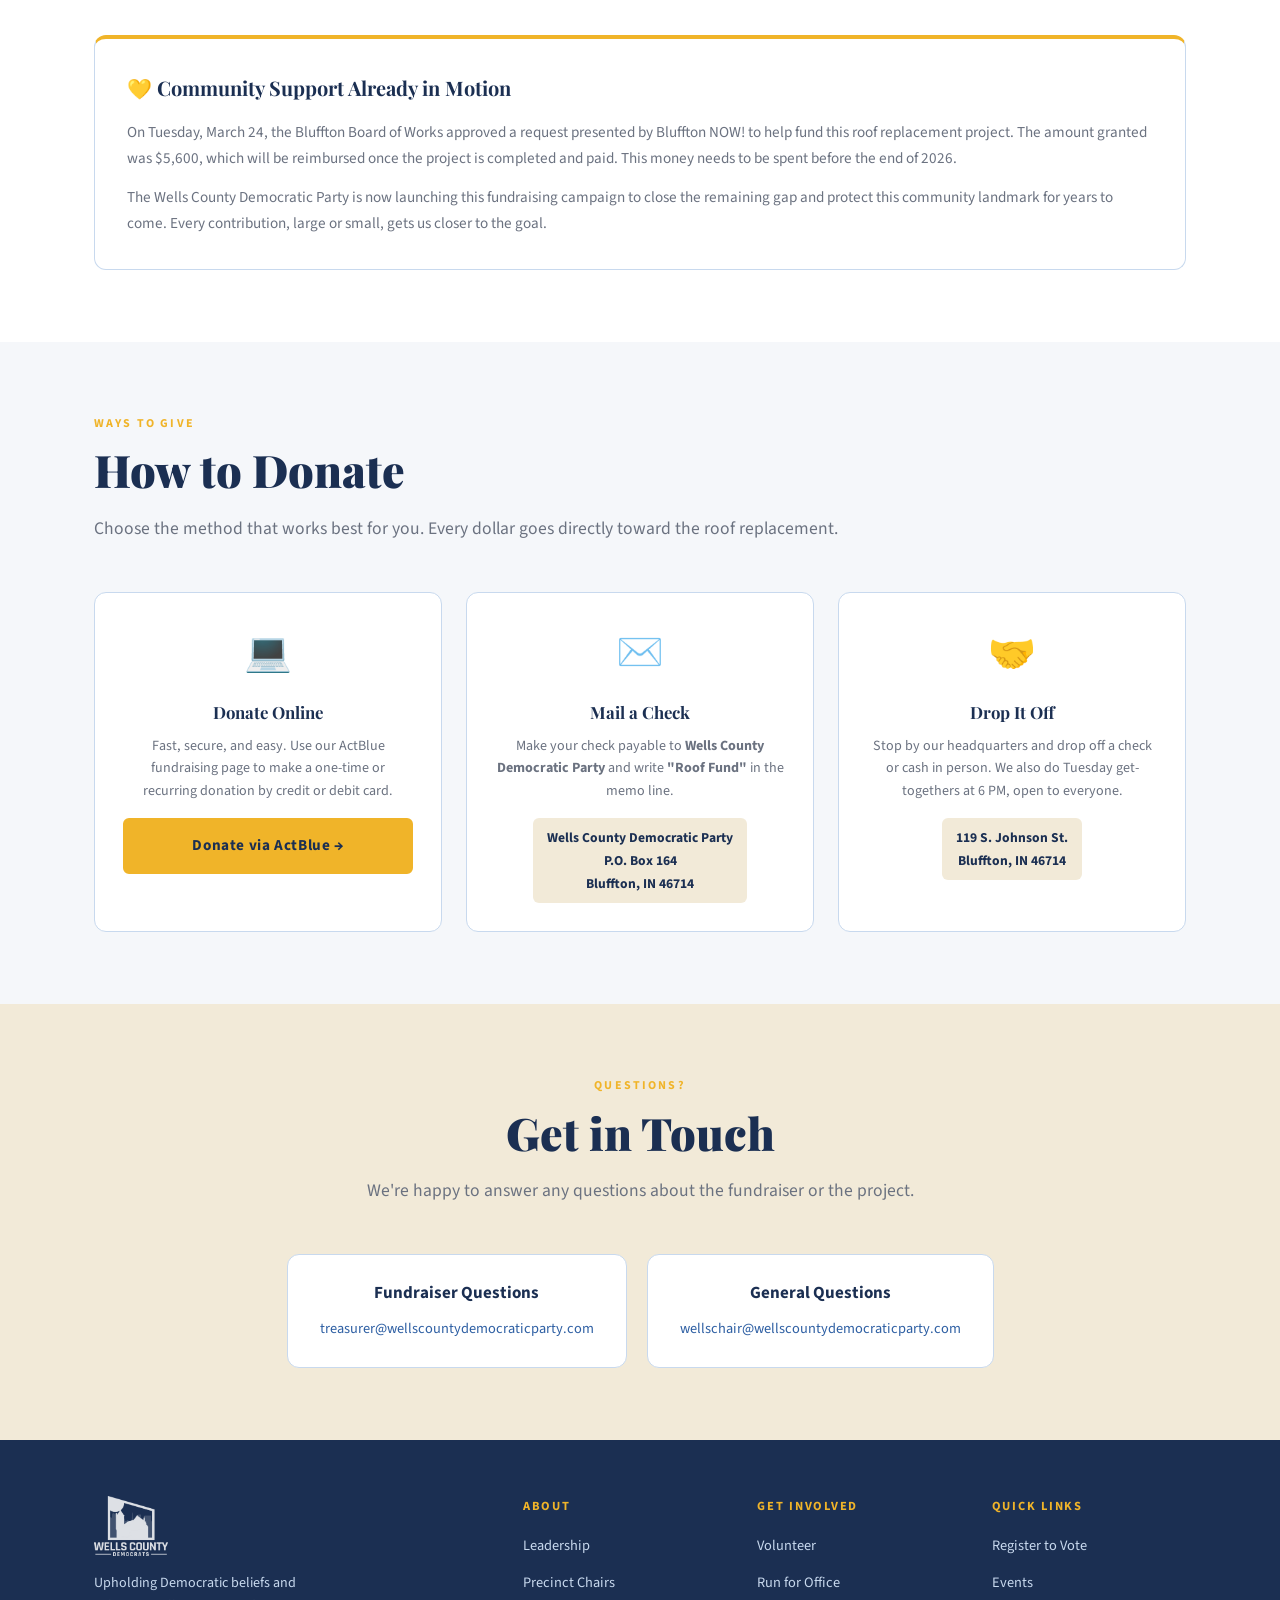
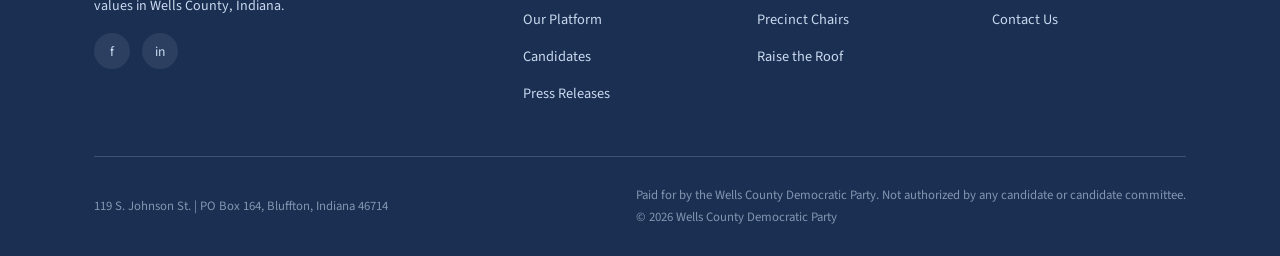
<file: pages/raise-the-roof.html>
<!DOCTYPE html>
<html lang="en">
<head>
  <meta charset="UTF-8" />
  <meta name="viewport" content="width=device-width, initial-scale=1.0" />
  <title>Raise the Roof Fundraiser, Wells County Democratic Party</title>
  <meta name="description" content="Help the Wells County Democratic Party replace the roof at our headquarters at 119 S. Johnson St. in Bluffton. Goal: $25,000 by September 1, 2026." />
  <link rel="stylesheet" href="../css/style.css" />
  <link rel="icon" href="../images/logo.png" type="image/png" />
  <style>
    .roof-hero {
      background: linear-gradient(135deg, var(--navy) 0%, #2a4a7f 100%);
      padding: 64px 0 56px;
      text-align: center;
      color: var(--white);
    }
    .roof-hero .section-label { color: var(--gold); margin-bottom: 12px; }
    .roof-hero h1 {
      font-family: var(--font-display);
      font-size: clamp(2.4rem, 5vw, 3.8rem);
      font-weight: 900;
      line-height: 1.1;
      margin-bottom: 16px;
    }
    .roof-hero h1 span { color: var(--gold); }
    .roof-hero p {
      font-size: 1.1rem;
      opacity: 0.88;
      max-width: 560px;
      margin: 0 auto 32px;
      line-height: 1.65;
    }
    /* Progress bar */
    .progress-wrap {
      background: var(--white);
      border-radius: var(--radius-lg);
      padding: 32px 36px;
      max-width: 640px;
      margin: 0 auto 36px;
      box-shadow: var(--shadow-md);
    }
    .progress-meta {
      display: flex;
      justify-content: space-between;
      align-items: baseline;
      margin-bottom: 12px;
    }
    .progress-raised {
      font-family: var(--font-display);
      font-size: 2rem;
      font-weight: 900;
      color: var(--navy);
    }
    .progress-goal {
      font-size: 0.92rem;
      color: var(--gray);
      font-weight: 600;
    }
    .progress-bar-track {
      background: var(--sky);
      border-radius: 999px;
      height: 18px;
      overflow: hidden;
      margin-bottom: 10px;
    }
    .progress-bar-fill {
      background: linear-gradient(90deg, var(--blue), var(--gold));
      height: 100%;
      border-radius: 999px;
      width: 4%;
      transition: width 1.2s ease;
    }
    .progress-footnote {
      display: flex;
      justify-content: space-between;
      font-size: 0.82rem;
      color: var(--gray);
    }
    .deadline-badge {
      display: inline-block;
      background: rgba(240,180,41,0.18);
      color: var(--gold);
      border: 1px solid rgba(240,180,41,0.4);
      border-radius: 999px;
      padding: 6px 18px;
      font-size: 0.85rem;
      font-weight: 700;
      letter-spacing: 0.04em;
      margin-bottom: 28px;
    }
    /* Donate buttons */
    .donate-actions {
      display: flex;
      flex-wrap: wrap;
      gap: 14px;
      justify-content: center;
      margin-bottom: 12px;
    }
    .btn-roof-donate {
      background: var(--gold);
      color: var(--navy);
      font-weight: 800;
      font-size: 1.05rem;
      padding: 16px 40px;
      border-radius: var(--radius);
      text-decoration: none;
      transition: all var(--transition);
      display: inline-block;
    }
    .btn-roof-donate:hover { background: var(--gold-dark); color: var(--navy); transform: translateY(-2px); }
    .btn-roof-outline {
      background: transparent;
      color: var(--white);
      border: 2px solid rgba(255,255,255,0.5);
      font-weight: 700;
      font-size: 0.95rem;
      padding: 14px 28px;
      border-radius: var(--radius);
      text-decoration: none;
      transition: all var(--transition);
      display: inline-block;
    }
    .btn-roof-outline:hover { border-color: var(--white); background: rgba(255,255,255,0.08); }
    /* Content sections */
    .roof-content-grid {
      display: grid;
      grid-template-columns: 1fr 1fr;
      gap: 40px;
      margin-bottom: 48px;
    }
    .roof-story-card {
      background: var(--white);
      border-radius: var(--radius-lg);
      padding: 32px;
      border: 1px solid var(--sky);
      border-top: 4px solid var(--blue);
    }
    .roof-story-card h3 {
      font-family: var(--font-display);
      font-size: 1.25rem;
      color: var(--navy);
      margin-bottom: 14px;
    }
    .roof-story-card p {
      color: var(--gray);
      line-height: 1.75;
      font-size: 0.95rem;
      margin-bottom: 12px;
    }
    .roof-story-card p:last-child { margin-bottom: 0; }
    .stat-row {
      display: flex;
      gap: 20px;
      margin: 20px 0;
      flex-wrap: wrap;
    }
    .stat-chip {
      background: var(--cream);
      border-radius: var(--radius);
      padding: 12px 20px;
      flex: 1;
      min-width: 120px;
      text-align: center;
    }
    .stat-chip .stat-val {
      font-family: var(--font-display);
      font-size: 1.4rem;
      font-weight: 900;
      color: var(--navy);
      display: block;
    }
    .stat-chip .stat-lbl {
      font-size: 0.78rem;
      color: var(--gray);
      font-weight: 600;
      text-transform: uppercase;
      letter-spacing: 0.05em;
    }
    /* How to donate */
    .donate-methods {
      display: grid;
      grid-template-columns: repeat(auto-fill, minmax(260px, 1fr));
      gap: 24px;
      margin-top: 32px;
    }
    .donate-method-card {
      background: var(--white);
      border-radius: var(--radius-lg);
      padding: 28px;
      border: 1px solid var(--sky);
      text-align: center;
    }
    .donate-method-card .dm-icon { font-size: 2.4rem; margin-bottom: 12px; }
    .donate-method-card h4 {
      font-family: var(--font-display);
      font-size: 1.05rem;
      color: var(--navy);
      margin-bottom: 8px;
    }
    .donate-method-card p { font-size: 0.88rem; color: var(--gray); line-height: 1.6; margin-bottom: 16px; }
    .donate-method-card .dm-detail {
      font-size: 0.85rem;
      font-weight: 700;
      color: var(--navy);
      background: var(--cream);
      border-radius: var(--radius);
      padding: 8px 14px;
      display: inline-block;
    }
    @media (max-width: 780px) {
      .roof-content-grid { grid-template-columns: 1fr; }
      .progress-wrap { padding: 24px 20px; }
    }
  </style>
</head>
<body>

  <div class="topbar">
    <div class="container">
      <span>📍 119 S. Johnson St. | PO Box 164, Bluffton, Indiana 46714</span>
      <div class="topbar-socials">
        <a href="https://www.facebook.com/wellscodems/" target="_blank">Facebook</a>
        <a href="https://www.instagram.com/wellscodems/" target="_blank">Instagram</a>
      </div>
    </div>
  </div>

  <nav class="navbar">
    <div class="container">
      <a href="../index.html" class="navbar-brand">
        <img src="../images/logo.png" alt="Wells County Democratic Party" />
      </a>
      <button class="nav-toggle" aria-label="Toggle navigation">
        <span></span><span></span><span></span>
      </button>
      <ul class="nav-links">
        <li><a href="../index.html">Home</a></li>
        <li class="dropdown">
          <a href="about.html">About ▾</a>
          <ul class="dropdown-menu">
            <li><a href="about.html#leadership">Leadership</a></li>
            <li><a href="precinct-chairs.html">Precinct Chairs</a></li>
            <li><a href="about.html#platform">Our Platform</a></li>
            <li><a href="about.html#candidates">Candidates</a></li>
            <li><a href="press.html">Press Releases</a></li>
          </ul>
        </li>
        <li><a href="events.html">Events</a></li>
        <li class="dropdown">
          <a href="get-involved.html" class="active">Get Involved ▾</a>
          <ul class="dropdown-menu">
            <li><a href="get-involved.html#volunteer">Volunteer</a></li>
            <li><a href="get-involved.html#run">Run for Office</a></li>
            <li><a href="get-involved.html#precinct">Precinct Chairs</a></li>
            <li><a href="get-involved.html#phone-bank">Phone/Text Bank</a></li>
            <li><a href="raise-the-roof.html">Raise the Roof</a></li>
          </ul>
        </li>
        <li class="dropdown">
          <a href="voter-info.html">Voter Info ▾</a>
          <ul class="dropdown-menu">
            <li><a href="https://indianavoters.in.gov/" target="_blank">Register to Vote</a></li>
            <li><a href="https://indianavoters.in.gov/MVPHome/PrintDocuments" target="_blank">Absentee Application</a></li>
            <li><a href="http://iga.in.gov/legislative/find-legislators/" target="_blank">Find Your Legislator</a></li>
            <li><a href="voter-info.html">All Voter Resources</a></li>
          </ul>
        </li>
        <li><a href="contact.html">Contact</a></li>
        <li><a href="https://secure.actblue.com/donate/wellscodems" target="_blank" class="nav-donate">Donate</a></li>
      </ul>
    </div>
  </nav>

  <!-- ROOF HERO -->
  <div class="roof-hero">
    <div class="container">
      <div class="breadcrumb" style="color:rgba(255,255,255,0.6); margin-bottom:20px;">
        <a href="../index.html" style="color:rgba(255,255,255,0.6);">Home</a> / 
        <a href="get-involved.html" style="color:rgba(255,255,255,0.6);">Get Involved</a> / Raise the Roof
      </div>
      <div class="section-label">Fundraising Campaign</div>
      <h1>Help Us <span>Raise the Roof</span></h1>
      <p>Our headquarters at 119 S. Johnson St. needs a new roof. Help us protect this historic building and keep Wells County Democrats organized and active.</p>

      <div class="deadline-badge">⏰ Deadline: September 1, 2026</div>

      <div class="progress-wrap">
        <div class="progress-meta">
          <span class="progress-raised">$1,175 raised</span>
          <span class="progress-goal">Goal: $25,000</span>
        </div>
        <div class="progress-bar-track">
          <div class="progress-bar-fill" id="progressFill" style="width:4.7%;"></div>
        </div>
        <div class="progress-footnote">
          <span>4.7% of goal reached</span>
          <span>$23,825 remaining</span>
        </div>
      </div>

      <div class="donate-actions">
        <a href="https://secure.actblue.com/donate/wcdproof" target="_blank" rel="noopener" class="btn-roof-donate">
          💛 Donate Online via ActBlue
        </a>
        <a href="#how-to-donate" class="btn-roof-outline">Other Ways to Give</a>
      </div>
      <p style="font-size:0.82rem; opacity:0.6; margin-top:8px;">Secure donation processed through ActBlue.</p>
    </div>
  </div>

  <!-- THE STORY -->
  <section class="section">
    <div class="container">
      <div class="section-label">The Story</div>
      <h2 class="section-title">Why We Need Your Help</h2>
      <p class="section-subtitle">A historic building, a critical need, and a community ready to step up.</p>

      <div class="roof-content-grid">
        <div class="roof-story-card">
          <h3>🏛️ A Historic Building</h3>
          <p>Located on Lot 86 of the 1838 Original Plat of Bluffton, the building at 119 S. Johnson St. was built around 1876. Over nearly 150 years, it has been home to a tin shop, saloon, grocery store, doctor's office, home furnishings store, jewelry store, and beauty salon.</p>
          <p>Today it serves as the headquarters for the Wells County Democratic Party, and an integral part of the downtown district of Bluffton.</p>
        </div>
        <div class="roof-story-card">
          <h3>🔧 The Problem</h3>
          <p>The weathered black rubber membrane roofing system is in critical need of replacement. It may be out of sight, but it is no longer out of mind.</p>
          <p>Roofing quotes received in February 2026 came in between <strong>$18,500 and $25,000</strong>. The final price may increase. We need to complete this project before winter arrives.</p>
          <div class="stat-row">
            <div class="stat-chip">
              <span class="stat-val">$25,000</span>
              <span class="stat-lbl">Campaign Goal</span>
            </div>
            <div class="stat-chip">
              <span class="stat-val">$5,600</span>
              <span class="stat-lbl">Bluffton NOW! Grant</span>
            </div>
            <div class="stat-chip">
              <span class="stat-val">Sept 1</span>
              <span class="stat-lbl">Deadline</span>
            </div>
          </div>
        </div>
      </div>

      <div class="roof-story-card" style="border-top-color: var(--gold); margin-bottom: 0;">
        <h3>💛 Community Support Already in Motion</h3>
        <p>On Tuesday, March 24, the Bluffton Board of Works approved a request presented by Bluffton NOW! to help fund this roof replacement project. The amount granted was $5,600, which will be reimbursed once the project is completed and paid. This money needs to be spent before the end of 2026.</p>
        <p>The Wells County Democratic Party is now launching this fundraising campaign to close the remaining gap and protect this community landmark for years to come. Every contribution, large or small, gets us closer to the goal.</p>
      </div>
    </div>
  </section>

  <!-- HOW TO DONATE -->
  <section class="section section--gray" id="how-to-donate">
    <div class="container">
      <div class="section-label">Ways to Give</div>
      <h2 class="section-title">How to Donate</h2>
      <p class="section-subtitle">Choose the method that works best for you. Every dollar goes directly toward the roof replacement.</p>

      <div class="donate-methods">

        <div class="donate-method-card">
          <div class="dm-icon">💻</div>
          <h4>Donate Online</h4>
          <p>Fast, secure, and easy. Use our ActBlue fundraising page to make a one-time or recurring donation by credit or debit card.</p>
          <a href="https://secure.actblue.com/donate/wcdproof" target="_blank" rel="noopener" class="btn btn-primary" style="width:100%; text-align:center;">Donate via ActBlue →</a>
        </div>

        <div class="donate-method-card">
          <div class="dm-icon">✉️</div>
          <h4>Mail a Check</h4>
          <p>Make your check payable to <strong>Wells County Democratic Party</strong> and write <strong>"Roof Fund"</strong> in the memo line.</p>
          <div class="dm-detail">
            Wells County Democratic Party<br>
            P.O. Box 164<br>
            Bluffton, IN 46714
          </div>
        </div>

        <div class="donate-method-card">
          <div class="dm-icon">🤝</div>
          <h4>Drop It Off</h4>
          <p>Stop by our headquarters and drop off a check or cash in person. We also do Tuesday get-togethers at 6 PM, open to everyone.</p>
          <div class="dm-detail">
            119 S. Johnson St.<br>
            Bluffton, IN 46714
          </div>
        </div>

      </div>
    </div>
  </section>

  <!-- QUESTIONS -->
  <section class="section section--cream">
    <div class="container text-center">
      <div class="section-label">Questions?</div>
      <h2 class="section-title">Get in Touch</h2>
      <p class="section-subtitle">We're happy to answer any questions about the fundraiser or the project.</p>
      <div style="display:flex; flex-wrap:wrap; gap:20px; justify-content:center; margin-top:8px;">
        <div style="background:var(--white); border-radius:var(--radius-lg); padding:24px 32px; border:1px solid var(--sky); min-width:240px;">
          <div style="font-weight:700; color:var(--navy); margin-bottom:6px;">Fundraiser Questions</div>
          <a href="mailto:treasurer@wellscountydemocraticparty.com" style="color:var(--blue); font-size:0.9rem;">treasurer@wellscountydemocraticparty.com</a>
        </div>
        <div style="background:var(--white); border-radius:var(--radius-lg); padding:24px 32px; border:1px solid var(--sky); min-width:240px;">
          <div style="font-weight:700; color:var(--navy); margin-bottom:6px;">General Questions</div>
          <a href="mailto:wellschair@wellscountydemocraticparty.com" style="color:var(--blue); font-size:0.9rem;">wellschair@wellscountydemocraticparty.com</a>
        </div>
      </div>
    </div>
  </section>

  <footer>
    <div class="container">
      <div class="footer-grid">
        <div class="footer-brand">
          <img src="../images/logo.png" alt="Wells County Democrats" />
          <p>Upholding Democratic beliefs and values in Wells County, Indiana.</p>
          <div class="footer-socials">
            <a href="https://www.facebook.com/wellscodems/" target="_blank" title="Facebook">f</a>
            <a href="https://www.instagram.com/wellscodems/" target="_blank" title="Instagram">in</a>
          </div>
        </div>
        <div class="footer-col">
          <h4>About</h4>
          <ul>
            <li><a href="about.html#leadership">Leadership</a></li>
            <li><a href="precinct-chairs.html">Precinct Chairs</a></li>
            <li><a href="about.html#platform">Our Platform</a></li>
            <li><a href="about.html#candidates">Candidates</a></li>
            <li><a href="press.html">Press Releases</a></li>
          </ul>
        </div>
        <div class="footer-col">
          <h4>Get Involved</h4>
          <ul>
            <li><a href="get-involved.html#volunteer">Volunteer</a></li>
            <li><a href="get-involved.html#run">Run for Office</a></li>
            <li><a href="get-involved.html#precinct">Precinct Chairs</a></li>
            <li><a href="raise-the-roof.html">Raise the Roof</a></li>
          </ul>
        </div>
        <div class="footer-col">
          <h4>Quick Links</h4>
          <ul>
            <li><a href="https://indianavoters.in.gov/" target="_blank">Register to Vote</a></li>
            <li><a href="events.html">Events</a></li>
            <li><a href="contact.html">Contact Us</a></li>
          </ul>
        </div>
      </div>
      <div class="footer-bottom">
        <div>119 S. Johnson St. | PO Box 164, Bluffton, Indiana 46714</div>
        <div>
          <p>Paid for by the Wells County Democratic Party. Not authorized by any candidate or candidate committee.</p>
          <p>© 2026 Wells County Democratic Party</p>
        </div>
      </div>
    </div>
  </footer>

  <script src="../js/main.js"></script>
  <script>
    // Animate progress bar on load
    window.addEventListener('load', () => {
      setTimeout(() => {
        const fill = document.getElementById('progressFill');
        if (fill) fill.style.width = '4.7%';
      }, 300);
    });
  </script>
</body>
</html>
</file>
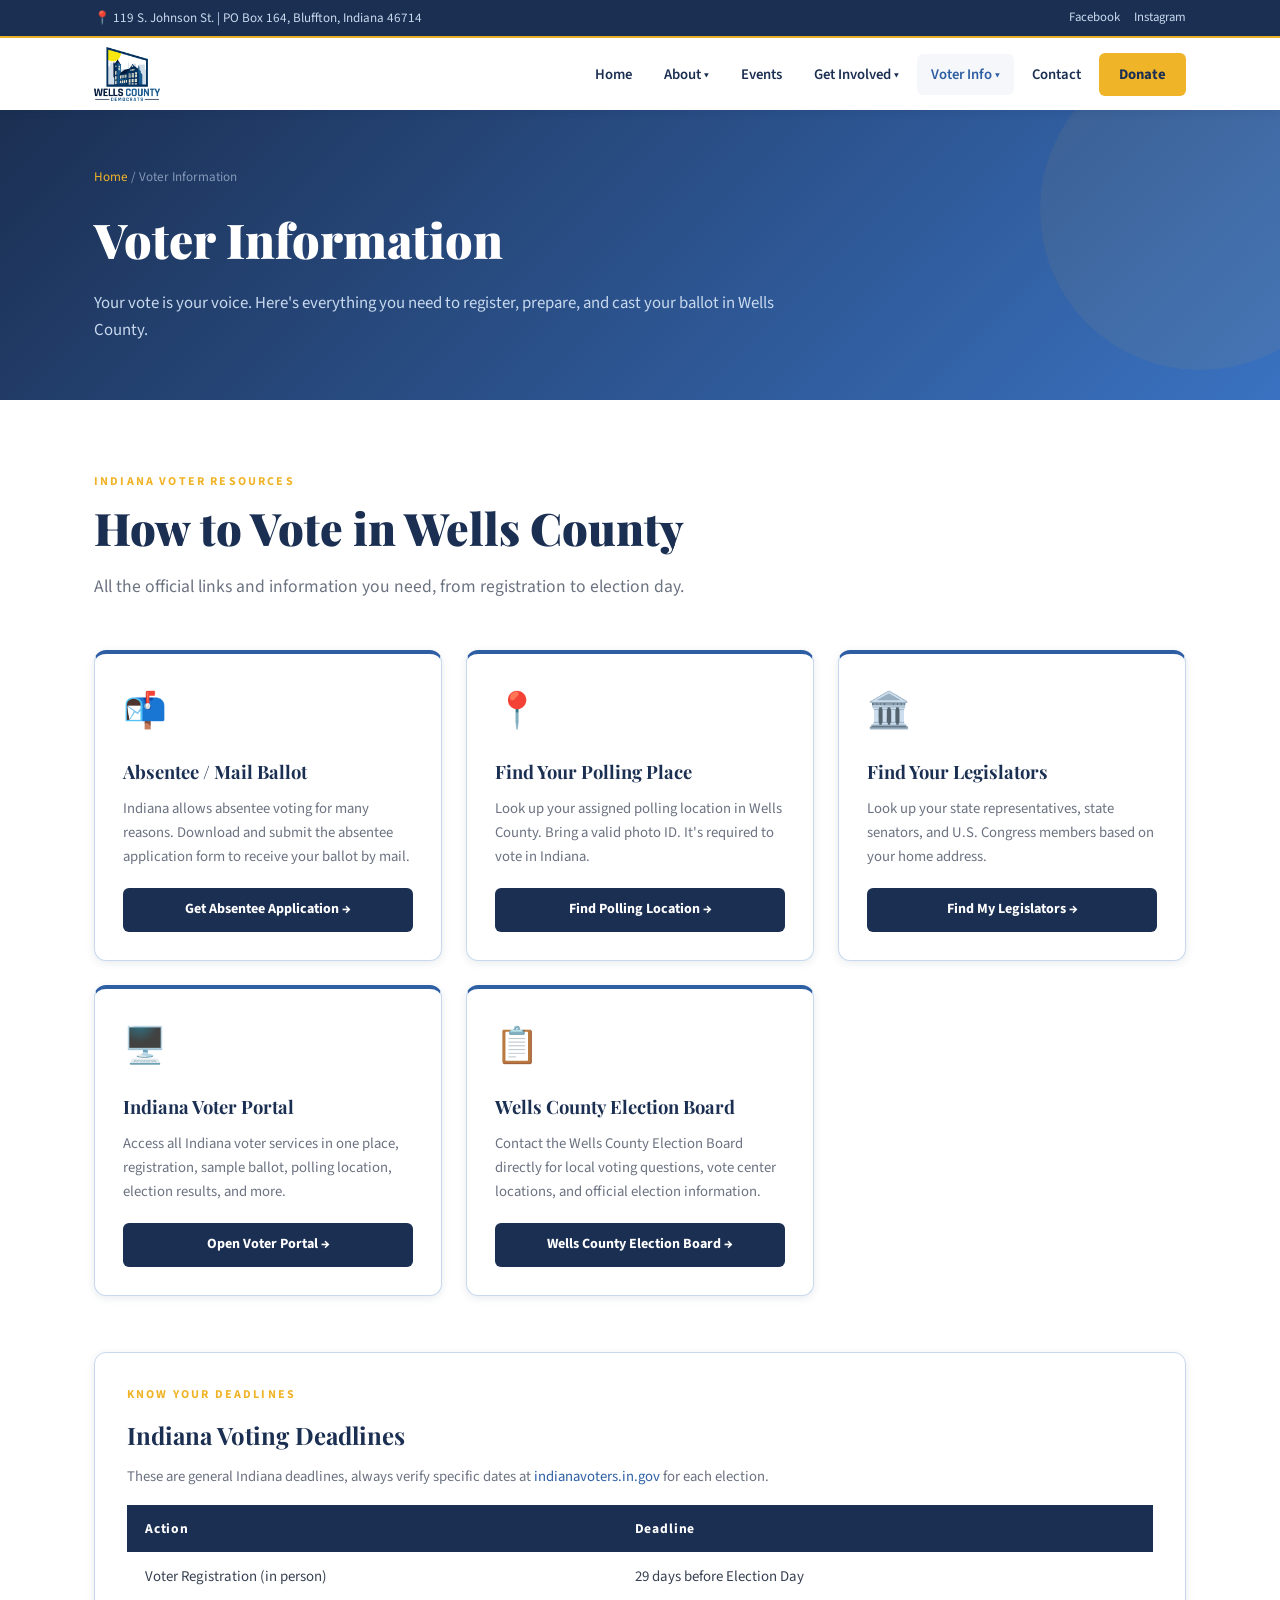
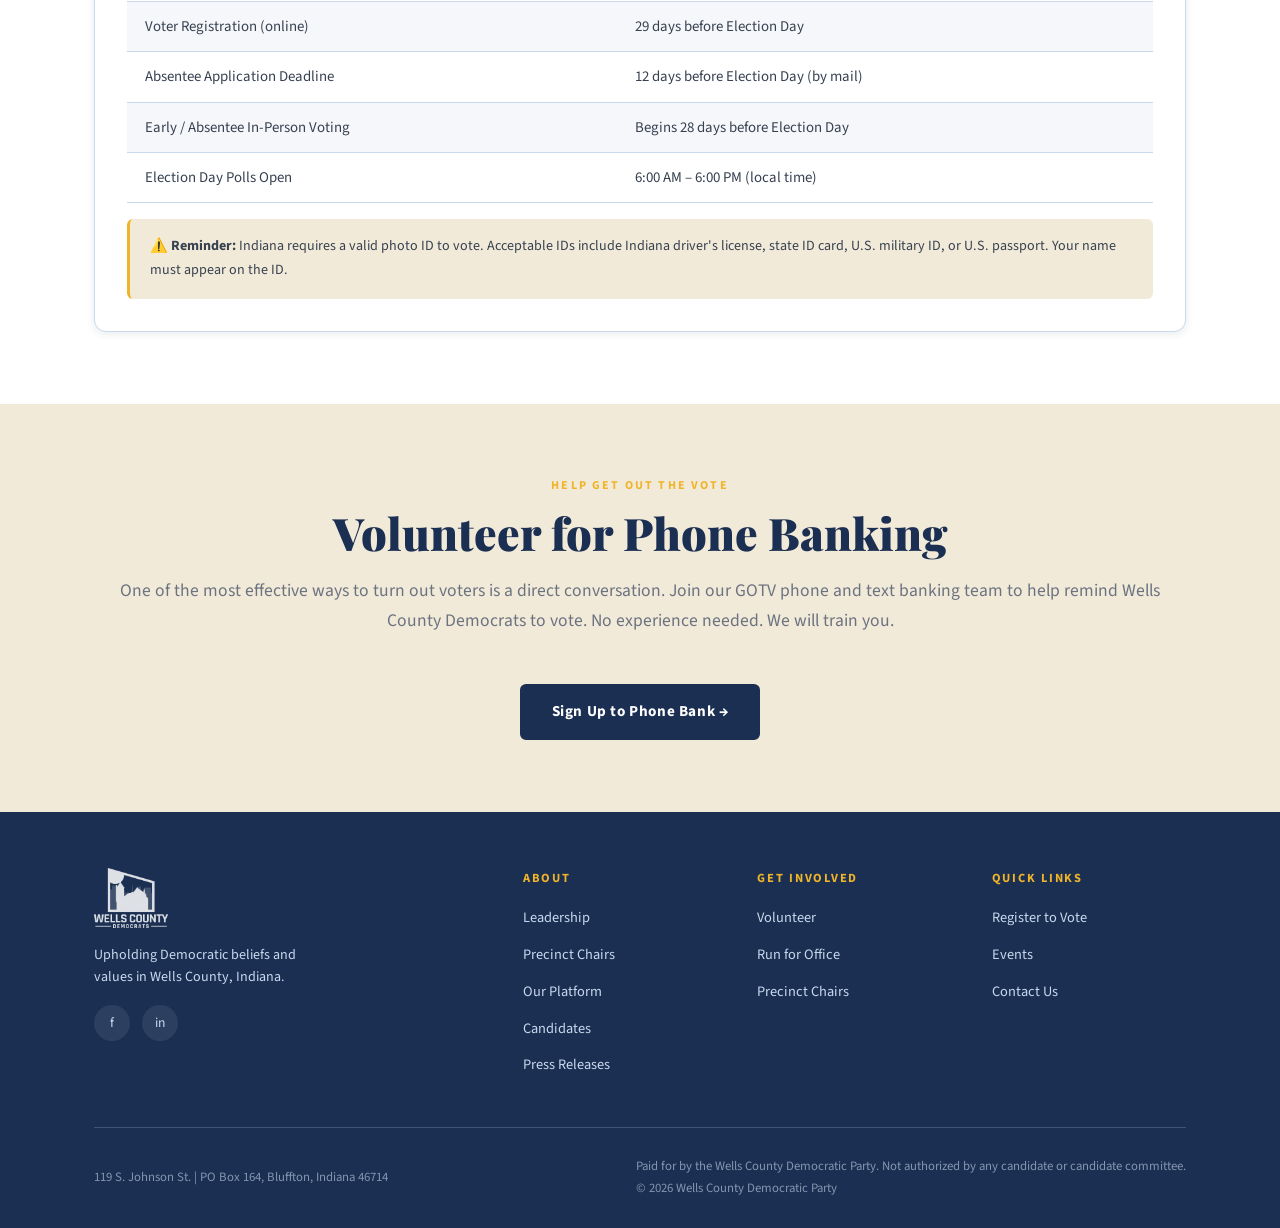
<file: pages/voter-info.html>
<!DOCTYPE html>
<html lang="en">
<head>
  <meta charset="UTF-8" />
  <meta name="viewport" content="width=device-width, initial-scale=1.0" />
  <title>Voter Information, Wells County Democratic Party</title>
  <meta name="description" content="Everything you need to vote in Wells County, Indiana, register, find your polling place, request an absentee ballot, and more." />
  <link rel="stylesheet" href="../css/style.css" />
  <link rel="icon" href="../images/logo.png" type="image/png" />
  <style>
    .voter-resource-grid {
      display: grid;
      grid-template-columns: repeat(auto-fill, minmax(300px, 1fr));
      gap: 24px;
      margin-bottom: 56px;
    }
    .voter-resource-card {
      background: var(--white);
      border-radius: var(--radius-lg);
      box-shadow: var(--shadow-sm);
      padding: 28px;
      border: 1px solid var(--sky);
      border-top: 4px solid var(--blue);
      transition: all var(--transition);
      display: flex;
      flex-direction: column;
      text-decoration: none;
      color: inherit;
      cursor: pointer;
    }
    .voter-resource-card:hover { transform: translateY(-3px); box-shadow: var(--shadow-md); border-top-color: var(--gold); }
    .voter-resource-card .vr-icon { font-size: 2.2rem; margin-bottom: 14px; }
    .voter-resource-card h3 {
      font-family: var(--font-display);
      font-size: 1.15rem;
      color: var(--navy);
      margin-bottom: 10px;
    }
    .voter-resource-card p { font-size: 0.92rem; color: var(--gray); line-height: 1.65; flex: 1; margin-bottom: 18px; }
    .voter-resource-card a.resource-btn,
    .voter-resource-card span.resource-btn {
      display: inline-block;
      background: var(--navy);
      color: var(--white);
      padding: 10px 20px;
      border-radius: var(--radius);
      font-size: 0.88rem;
      font-weight: 700;
      transition: all var(--transition);
      text-align: center;
    }
    .voter-resource-card:hover span.resource-btn,
    .voter-resource-card a.resource-btn:hover { background: var(--blue); color: var(--white); }
    .deadlines-table {
      width: 100%;
      border-collapse: collapse;
      margin-top: 16px;
      font-size: 0.93rem;
    }
    .deadlines-table th {
      background: var(--navy);
      color: var(--white);
      padding: 12px 18px;
      text-align: left;
      font-weight: 700;
      font-size: 0.85rem;
      letter-spacing: 0.06em;
    }
    .deadlines-table td {
      padding: 12px 18px;
      border-bottom: 1px solid var(--sky);
      color: var(--gray-dark);
    }
    .deadlines-table tr:nth-child(even) td { background: var(--gray-light); }
    .deadline-note {
      background: var(--cream);
      border-radius: var(--radius);
      padding: 16px 20px;
      margin-top: 16px;
      font-size: 0.88rem;
      color: var(--gray-dark);
      border-left: 3px solid var(--gold);
    }
  </style>
</head>
<body>

  <div class="topbar">
    <div class="container">
      <span>📍 119 S. Johnson St. | PO Box 164, Bluffton, Indiana 46714</span>
      <div class="topbar-socials">
        <a href="https://www.facebook.com/wellscodems/" target="_blank">Facebook</a>
        <a href="https://www.instagram.com/wellscodems/" target="_blank">Instagram</a>
      </div>
    </div>
  </div>

  <nav class="navbar">
    <div class="container">
      <a href="../index.html" class="navbar-brand">
        <img src="../images/logo.png" alt="Wells County Democratic Party" />
      </a>
      <button class="nav-toggle" aria-label="Toggle navigation">
        <span></span><span></span><span></span>
      </button>
      <ul class="nav-links">
        <li><a href="../index.html">Home</a></li>
        <li class="dropdown">
          <a href="about.html">About ▾</a>
          <ul class="dropdown-menu">
            <li><a href="about.html#leadership">Leadership</a></li>
            <li><a href="precinct-chairs.html">Precinct Chairs</a></li>
            <li><a href="about.html#platform">Our Platform</a></li>
            <li><a href="about.html#candidates">Candidates</a></li>
            <li><a href="press.html">Press Releases</a></li>
          </ul>
        </li>
        <li><a href="events.html">Events</a></li>
        <li class="dropdown">
          <a href="get-involved.html">Get Involved ▾</a>
          <ul class="dropdown-menu">
            <li><a href="get-involved.html#volunteer">Volunteer</a></li>
            <li><a href="get-involved.html#run">Run for Office</a></li>
            <li><a href="get-involved.html#precinct">Precinct Chairs</a></li>
            <li><a href="get-involved.html#phone-bank">Phone/Text Bank</a></li>
            <li><a href="raise-the-roof.html">Raise the Roof</a></li>
          </ul>
        </li>
        <li class="dropdown">
          <a href="voter-info.html" class="active">Voter Info ▾</a>
          <ul class="dropdown-menu">
            <li><a href="https://indianavoters.in.gov/" target="_blank">Register to Vote</a></li>
            <li><a href="https://indianavoters.in.gov/MVPHome/PrintDocuments" target="_blank">Absentee Application</a></li>
            <li><a href="http://iga.in.gov/legislative/find-legislators/" target="_blank">Find Your Legislator</a></li>
            <li><a href="voter-info.html">All Voter Resources</a></li>
          </ul>
        </li>
        <li><a href="contact.html">Contact</a></li>
        <li><a href="https://secure.actblue.com/donate/wellscodems" target="_blank" class="nav-donate">Donate</a></li>
      </ul>
    </div>
  </nav>

  <div class="page-hero">
    <div class="container">
      <div class="breadcrumb"><a href="../index.html">Home</a> / Voter Information</div>
      <h1>Voter Information</h1>
      <p>Your vote is your voice. Here's everything you need to register, prepare, and cast your ballot in Wells County.</p>
    </div>
  </div>

  <section class="section">
    <div class="container">
      <div class="section-label">Indiana Voter Resources</div>
      <h2 class="section-title">How to Vote in Wells County</h2>
      <p class="section-subtitle">All the official links and information you need, from registration to election day.</p>

      <div class="voter-resource-grid">

        <a href="https://indianavoters.in.gov/MVPHome/PrintDocuments" target="_blank" rel="noopener" class="voter-resource-card">
          <div class="vr-icon">📬</div>
          <h3>Absentee / Mail Ballot</h3>
          <p>Indiana allows absentee voting for many reasons. Download and submit the absentee application form to receive your ballot by mail.</p>
          <span class="resource-btn">Get Absentee Application →</span>
        </a>

        <a href="https://indianavoters.in.gov/" target="_blank" rel="noopener" class="voter-resource-card">
          <div class="vr-icon">📍</div>
          <h3>Find Your Polling Place</h3>
          <p>Look up your assigned polling location in Wells County. Bring a valid photo ID. It's required to vote in Indiana.</p>
          <span class="resource-btn">Find Polling Location →</span>
        </a>

        <a href="http://iga.in.gov/legislative/find-legislators/" target="_blank" rel="noopener" class="voter-resource-card">
          <div class="vr-icon">🏛️</div>
          <h3>Find Your Legislators</h3>
          <p>Look up your state representatives, state senators, and U.S. Congress members based on your home address.</p>
          <span class="resource-btn">Find My Legislators →</span>
        </a>

        <a href="https://indianavoters.in.gov/" target="_blank" rel="noopener" class="voter-resource-card">
          <div class="vr-icon">🖥️</div>
          <h3>Indiana Voter Portal</h3>
          <p>Access all Indiana voter services in one place, registration, sample ballot, polling location, election results, and more.</p>
          <span class="resource-btn">Open Voter Portal →</span>
        </a>

        <a href="https://wellscounty.org/elections/" target="_blank" rel="noopener" class="voter-resource-card">
          <div class="vr-icon">📋</div>
          <h3>Wells County Election Board</h3>
          <p>Contact the Wells County Election Board directly for local voting questions, vote center locations, and official election information.</p>
          <span class="resource-btn">Wells County Election Board →</span>
        </a>

      </div>

      <!-- IMPORTANT DEADLINES -->
      <div class="card">
        <div class="section-label">Know Your Deadlines</div>
        <h2 style="font-family:var(--font-display); font-size:1.5rem; color:var(--navy); margin-bottom:8px;">Indiana Voting Deadlines</h2>
        <p style="color:var(--gray); font-size:0.92rem; margin-bottom:16px;">These are general Indiana deadlines, always verify specific dates at <a href="https://indianavoters.in.gov/" target="_blank">indianavoters.in.gov</a> for each election.</p>
        <table class="deadlines-table">
          <thead>
            <tr>
              <th>Action</th>
              <th>Deadline</th>
            </tr>
          </thead>
          <tbody>
            <tr>
              <td>Voter Registration (in person)</td>
              <td>29 days before Election Day</td>
            </tr>
            <tr>
              <td>Voter Registration (online)</td>
              <td>29 days before Election Day</td>
            </tr>
            <tr>
              <td>Absentee Application Deadline</td>
              <td>12 days before Election Day (by mail)</td>
            </tr>
            <tr>
              <td>Early / Absentee In-Person Voting</td>
              <td>Begins 28 days before Election Day</td>
            </tr>
            <tr>
              <td>Election Day Polls Open</td>
              <td>6:00 AM – 6:00 PM (local time)</td>
            </tr>
          </tbody>
        </table>
        <div class="deadline-note">
          ⚠️ <strong>Reminder:</strong> Indiana requires a valid photo ID to vote. Acceptable IDs include Indiana driver's license, state ID card, U.S. military ID, or U.S. passport. Your name must appear on the ID.
        </div>
      </div>

    </div>
  </section>

  <!-- GOTV CTA -->
  <section class="section section--cream">
    <div class="container text-center">
      <div class="section-label">Help Get Out the Vote</div>
      <h2 class="section-title">Volunteer for Phone Banking</h2>
      <p class="section-subtitle">One of the most effective ways to turn out voters is a direct conversation. Join our GOTV phone and text banking team to help remind Wells County Democrats to vote. No experience needed. We will train you.</p>
      <a href="get-involved.html#phone-bank" class="btn btn-navy">Sign Up to Phone Bank →</a>
    </div>
  </section>

  <footer>
    <div class="container">
      <div class="footer-grid">
        <div class="footer-brand">
          <img src="../images/logo.png" alt="Wells County Democrats" />
          <p>Upholding Democratic beliefs and values in Wells County, Indiana.</p>
          <div class="footer-socials">
            <a href="https://www.facebook.com/wellscodems/" target="_blank" title="Facebook">f</a>
            <a href="https://www.instagram.com/wellscodems/" target="_blank" title="Instagram">in</a>
          </div>
        </div>
        <div class="footer-col">
          <h4>About</h4>
          <ul>
            <li><a href="about.html#leadership">Leadership</a></li>
            <li><a href="precinct-chairs.html">Precinct Chairs</a></li>
            <li><a href="about.html#platform">Our Platform</a></li>
            <li><a href="about.html#candidates">Candidates</a></li>
            <li><a href="press.html">Press Releases</a></li>
          </ul>
        </div>
        <div class="footer-col">
          <h4>Get Involved</h4>
          <ul>
            <li><a href="get-involved.html#volunteer">Volunteer</a></li>
            <li><a href="get-involved.html#run">Run for Office</a></li>
            <li><a href="get-involved.html#precinct">Precinct Chairs</a></li>
          </ul>
        </div>
        <div class="footer-col">
          <h4>Quick Links</h4>
          <ul>
            <li><a href="https://indianavoters.in.gov/" target="_blank">Register to Vote</a></li>
            <li><a href="events.html">Events</a></li>
            <li><a href="contact.html">Contact Us</a></li>
          </ul>
        </div>
      </div>
      <div class="footer-bottom">
        <div>119 S. Johnson St. | PO Box 164, Bluffton, Indiana 46714</div>
        <div>
          <p>Paid for by the Wells County Democratic Party. Not authorized by any candidate or candidate committee.</p>
          <p>© 2026 Wells County Democratic Party</p>
        </div>
      </div>
    </div>
  </footer>

  <script src="../js/main.js"></script>
</body>
</html>
</file>
<file: css/style.css>
/* =========================================
   Wells County Democrats — Main Stylesheet
   ========================================= */

@import url('https://fonts.googleapis.com/css2?family=Playfair+Display:wght@700;900&family=Source+Sans+3:wght@300;400;600;700&display=swap');

:root {
  --navy:      #1b2f52;
  --blue:      #2e5fa3;
  --blue-mid:  #3a72c1;
  --gold:      #f0b429;
  --gold-dark: #d4960f;
  --cream:     #f2ead8;
  --sky:       #c8d9ee;
  --white:     #ffffff;
  --gray-light:#f5f7fa;
  --gray:      #6b7280;
  --gray-dark: #374151;
  --text:      #1a2340;

  --font-display: 'Playfair Display', Georgia, serif;
  --font-body:    'Source Sans 3', 'Helvetica Neue', sans-serif;

  --shadow-sm: 0 2px 8px rgba(27,47,82,0.10);
  --shadow-md: 0 6px 24px rgba(27,47,82,0.15);
  --shadow-lg: 0 16px 48px rgba(27,47,82,0.20);

  --radius: 6px;
  --radius-lg: 12px;
  --transition: 0.25s ease;
}

*, *::before, *::after { box-sizing: border-box; margin: 0; padding: 0; }

html { scroll-behavior: smooth; }

body {
  font-family: var(--font-body);
  color: var(--text);
  background: var(--white);
  line-height: 1.7;
  font-size: 17px;
}

img { max-width: 100%; height: auto; display: block; }
a { color: var(--blue); text-decoration: none; transition: color var(--transition); }
a:hover { color: var(--navy); }

/* ---- UTILITY ---- */
.container { max-width: 1140px; margin: 0 auto; padding: 0 24px; }
.section { padding: 72px 0; }
.section--gray { background: var(--gray-light); }
.section--navy { background: var(--navy); color: var(--white); }
.section--cream { background: var(--cream); }

.section-label {
  font-family: var(--font-body);
  font-weight: 700;
  font-size: 0.75rem;
  letter-spacing: 0.18em;
  text-transform: uppercase;
  color: var(--gold);
  margin-bottom: 10px;
}
.section-title {
  font-family: var(--font-display);
  font-size: clamp(1.8rem, 3.5vw, 2.8rem);
  font-weight: 900;
  color: var(--navy);
  line-height: 1.15;
  margin-bottom: 18px;
}
.section--navy .section-title { color: var(--white); }
.section-subtitle {
  font-size: 1.1rem;
  color: var(--gray);
  max-width: 100%;
  margin-bottom: 48px;
}
.section--navy .section-subtitle { color: var(--sky); }

.text-center { text-align: center; }
.text-center .section-subtitle { margin-left: auto; margin-right: auto; max-width: 100%; }

/* ---- BUTTONS ---- */
.btn {
  display: inline-block;
  padding: 13px 30px;
  border-radius: var(--radius);
  font-family: var(--font-body);
  font-weight: 700;
  font-size: 0.95rem;
  letter-spacing: 0.04em;
  cursor: pointer;
  transition: all var(--transition);
  border: 2px solid transparent;
  text-align: center;
}
.btn-primary {
  background: var(--gold);
  color: var(--navy);
  border-color: var(--gold);
}
.btn-primary:hover {
  background: var(--gold-dark);
  border-color: var(--gold-dark);
  color: var(--navy);
  transform: translateY(-2px);
  box-shadow: var(--shadow-md);
}
.btn-outline {
  background: transparent;
  color: var(--white);
  border-color: var(--white);
}
.btn-outline:hover {
  background: var(--white);
  color: var(--navy);
  transform: translateY(-2px);
}
.btn-navy {
  background: var(--navy);
  color: var(--white);
  border-color: var(--navy);
}
.btn-navy:hover {
  background: var(--blue);
  border-color: var(--blue);
  color: var(--white);
  transform: translateY(-2px);
}
.btn + .btn { margin-left: 12px; }

/* ---- TOPBAR ---- */
.topbar {
  background: var(--navy);
  color: var(--sky);
  font-size: 0.82rem;
  padding: 7px 0;
  border-bottom: 2px solid var(--gold);
}
.topbar .container {
  display: flex;
  justify-content: space-between;
  align-items: center;
  gap: 12px;
  flex-wrap: wrap;
}
.topbar a { color: var(--sky); }
.topbar a:hover { color: var(--gold); }
.topbar-socials { display: flex; gap: 14px; }
.topbar-socials a { font-size: 0.8rem; }

/* ---- NAVBAR ---- */
.navbar {
  background: var(--white);
  box-shadow: var(--shadow-sm);
  position: sticky;
  top: 0;
  z-index: 1000;
}
.navbar .container {
  display: flex;
  align-items: center;
  justify-content: space-between;
  height: 72px;
  gap: 20px;
}
.navbar-brand {
  display: flex;
  align-items: center;
  gap: 10px;
  text-decoration: none;
}
.navbar-brand img {
  height: 54px;
  width: auto;
}
.navbar-brand-text {
  font-family: var(--font-body);
  font-size: 0.88rem;
  color: var(--navy);
  line-height: 1.3;
  letter-spacing: 0.01em;
}
.navbar-brand-text strong {
  font-size: 1rem;
  font-weight: 800;
  color: var(--navy);
  display: block;
}
.nav-links {
  display: flex;
  align-items: center;
  gap: 4px;
  list-style: none;
}
.nav-links > li { position: relative; }
.nav-links > li > a {
  display: block;
  padding: 8px 14px;
  font-weight: 600;
  font-size: 0.92rem;
  color: var(--navy);
  border-radius: var(--radius);
  transition: all var(--transition);
}
.nav-links > li > a:hover,
.nav-links > li > a.active {
  background: var(--gray-light);
  color: var(--blue);
}
/* Dropdown */
.nav-links .dropdown { position: relative; }
.nav-links .dropdown-menu {
  display: none;
  position: absolute;
  top: 100%;
  left: 0;
  background: var(--white);
  border: 1px solid var(--sky);
  border-radius: var(--radius);
  box-shadow: var(--shadow-md);
  min-width: 210px;
  list-style: none;
  padding: 6px 0;
  z-index: 200;
  /* Push the visible menu down visually with margin, not top gap */
  margin-top: 6px;
}
/* Invisible bridge fills the gap between nav link and dropdown menu */
.nav-links .dropdown::after {
  content: '';
  position: absolute;
  top: 100%;
  left: 0;
  width: 100%;
  height: 10px;
  background: transparent;
}
.nav-links .dropdown:hover .dropdown-menu { display: block; }
.nav-links .dropdown-menu li a {
  display: block;
  padding: 9px 18px;
  font-size: 0.88rem;
  color: var(--navy);
  font-weight: 600;
}
.nav-links .dropdown-menu li a:hover {
  background: var(--gray-light);
  color: var(--blue);
}
.nav-donate {
  background: var(--gold);
  color: var(--navy) !important;
  padding: 9px 20px !important;
  border-radius: var(--radius) !important;
  font-weight: 700 !important;
}
.nav-donate:hover {
  background: var(--gold-dark) !important;
  color: var(--navy) !important;
}

/* Mobile hamburger */
.nav-toggle {
  display: none;
  background: none;
  border: none;
  cursor: pointer;
  flex-direction: column;
  gap: 5px;
  padding: 4px;
}
.nav-toggle span {
  display: block;
  width: 24px;
  height: 2px;
  background: var(--navy);
  border-radius: 2px;
  transition: all var(--transition);
}

/* ---- HERO ---- */
.hero {
  background: linear-gradient(135deg, var(--navy) 0%, var(--blue) 100%);
  color: var(--white);
  padding: 96px 0 80px;
  position: relative;
  overflow: hidden;
}
.hero::before {
  content: '';
  position: absolute;
  inset: 0;
  background:
    radial-gradient(ellipse 60% 80% at 80% 50%, rgba(240,180,41,0.08) 0%, transparent 70%),
    radial-gradient(ellipse 40% 60% at 10% 80%, rgba(200,217,238,0.06) 0%, transparent 60%);
}
.hero-inner {
  position: relative;
  display: grid;
  grid-template-columns: 1fr 1fr;
  align-items: center;
  gap: 48px;
}
.hero-eyebrow {
  display: inline-block;
  background: var(--gold);
  color: var(--navy);
  font-size: 0.92rem;
  font-weight: 800;
  letter-spacing: 0.12em;
  text-transform: uppercase;
  padding: 8px 22px;
  border-radius: 20px;
  margin-bottom: 20px;
}
.hero-title {
  font-family: var(--font-display);
  font-size: clamp(2.2rem, 5vw, 3.6rem);
  font-weight: 900;
  line-height: 1.1;
  margin-bottom: 20px;
  color: var(--white);
}
.hero-title span { color: var(--gold); }
.hero-desc {
  font-size: 1.15rem;
  color: var(--sky);
  line-height: 1.7;
  margin-bottom: 36px;
  max-width: 100%;
}
.hero-actions { display: flex; gap: 14px; flex-wrap: wrap; }
.hero-graphic {
  display: flex;
  justify-content: center;
  align-items: center;
}
.hero-logo-wrap {
  background: transparent;
  border: none;
  padding: 0;
  animation: floatUp 0.8s ease both;
}
.hero-logo-wrap img {
  width: 320px;
  max-width: 100%;
  filter: drop-shadow(0 8px 24px rgba(0,0,0,0.4));
}

.hero-stat-box {
  background: rgba(255,255,255,0.08);
  border: 1px solid rgba(255,255,255,0.15);
  border-radius: var(--radius-lg);
  padding: 40px 36px;
  backdrop-filter: blur(4px);
  animation: floatUp 0.8s ease both;
}
.hero-bold-statement {
  font-family: var(--font-display);
  font-size: 1.6rem;
  font-weight: 900;
  color: var(--white);
  line-height: 1.4;
  text-align: center;
  font-style: italic;
}

@keyframes floatUp {
  from { opacity: 0; transform: translateY(24px); }
  to   { opacity: 1; transform: translateY(0); }
}

/* ---- MISSION STRIP ---- */
.mission-strip {
  background: var(--gold);
  padding: 22px 0;
}
.mission-strip .container {
  display: flex;
  align-items: center;
  gap: 16px;
  justify-content: center;
  flex-wrap: wrap;
  text-align: center;
}
.mission-strip p {
  font-weight: 700;
  font-size: 1rem;
  color: var(--navy);
  font-family: var(--font-body);
  letter-spacing: 0.01em;
}

/* ---- PILLARS (3-up cards) ---- */
.pillars { display: grid; grid-template-columns: repeat(3, 1fr); gap: 28px; }
.pillar-card {
  background: var(--white);
  border-radius: var(--radius-lg);
  box-shadow: var(--shadow-sm);
  padding: 36px 28px;
  border-top: 4px solid var(--blue);
  transition: all var(--transition);
  cursor: pointer;
  color: var(--text);
}
.pillar-card h3 { color: var(--navy); }
.pillar-card:hover { transform: translateY(-4px); box-shadow: var(--shadow-md); }
.pillar-icon {
  width: 52px; height: 52px;
  background: var(--navy);
  border-radius: 50%;
  display: flex; align-items: center; justify-content: center;
  margin-bottom: 18px;
  font-size: 1.4rem;
}
.pillar-card h3 {
  font-family: var(--font-display);
  font-size: 1.25rem;
  font-weight: 700;
  color: var(--navy);
  margin-bottom: 10px;
}
.pillar-card p { font-size: 0.95rem; color: var(--gray); line-height: 1.65; }
.pillar-card a { display: inline-block; margin-top: 16px; font-weight: 700; font-size: 0.9rem; color: var(--blue); }
.pillar-card a:hover { color: var(--gold-dark); }

/* ---- EVENTS ---- */
.events-grid { display: grid; grid-template-columns: repeat(auto-fill, minmax(300px, 1fr)); gap: 24px; }
.event-card {
  background: var(--white);
  border-radius: var(--radius-lg);
  box-shadow: var(--shadow-sm);
  overflow: hidden;
  border: 1px solid var(--sky);
  transition: all var(--transition);
  display: flex;
  flex-direction: column;
}
.event-card:hover { transform: translateY(-3px); box-shadow: var(--shadow-md); }
.event-date-bar {
  background: var(--navy);
  color: var(--white);
  padding: 14px 20px;
  display: flex;
  align-items: center;
  gap: 14px;
}
.event-date-num {
  font-family: var(--font-display);
  font-size: 2rem;
  font-weight: 900;
  line-height: 1;
  color: var(--gold);
}
.event-date-info { font-size: 0.85rem; line-height: 1.4; color: var(--sky); }
.event-date-info strong { display: block; color: var(--white); font-size: 0.9rem; }
.event-body { padding: 20px; flex: 1; }
.event-body h3 { font-family: var(--font-display); font-size: 1.1rem; color: var(--navy); margin-bottom: 8px; }
.event-body p { font-size: 0.9rem; color: var(--gray); }
.event-body .event-loc { font-size: 0.85rem; color: var(--blue); margin-top: 8px; font-weight: 600; }
.event-footer { padding: 14px 20px; border-top: 1px solid var(--sky); }
.event-footer a { font-size: 0.88rem; font-weight: 700; color: var(--blue); }

/* ---- VOTER INFO ---- */
.voter-grid { display: grid; grid-template-columns: repeat(auto-fill, minmax(220px, 1fr)); gap: 18px; }
.voter-card {
  background: rgba(255,255,255,0.07);
  border: 1px solid rgba(255,255,255,0.15);
  border-radius: var(--radius);
  padding: 22px 20px;
  transition: all var(--transition);
  display: flex;
  flex-direction: column;
  gap: 10px;
}
.voter-card:hover { background: rgba(255,255,255,0.13); transform: translateY(-2px); }
.voter-card-icon { font-size: 1.6rem; }
.voter-card h4 { font-weight: 700; font-size: 0.95rem; color: var(--white); }
.voter-card p { font-size: 0.85rem; color: var(--sky); flex: 1; }
.voter-card a.voter-link {
  display: inline-block;
  font-size: 0.83rem;
  font-weight: 700;
  color: var(--gold);
  margin-top: 4px;
}
.voter-card a.voter-link:hover { color: var(--white); }

/* ---- NEWSLETTER ---- */
.newsletter-wrap {
  background: var(--cream);
  border-radius: var(--radius-lg);
  padding: 48px;
  display: grid;
  grid-template-columns: 1fr 1fr;
  gap: 40px;
  align-items: center;
}
.newsletter-wrap h2 {
  font-family: var(--font-display);
  font-size: 1.9rem;
  font-weight: 900;
  color: var(--navy);
  margin-bottom: 10px;
}
.newsletter-wrap p { color: var(--gray); font-size: 0.97rem; }
.newsletter-form { display: flex; gap: 12px; flex-wrap: wrap; }
.newsletter-form input[type="email"] {
  flex: 1;
  min-width: 200px;
  padding: 13px 18px;
  border: 2px solid var(--sky);
  border-radius: var(--radius);
  font-size: 0.95rem;
  font-family: var(--font-body);
  background: var(--white);
  color: var(--text);
  transition: border-color var(--transition);
}
.newsletter-form input[type="email"]:focus {
  outline: none;
  border-color: var(--blue);
}

/* ---- FOOTER ---- */
footer {
  background: var(--navy);
  color: var(--sky);
  padding: 56px 0 28px;
}
.footer-grid {
  display: grid;
  grid-template-columns: 2fr 1fr 1fr 1fr;
  gap: 40px;
  padding-bottom: 40px;
  border-bottom: 1px solid rgba(200,217,238,0.2);
  margin-bottom: 28px;
}
.footer-brand img { height: 60px; margin-bottom: 16px; filter: brightness(0) invert(1); opacity: 0.85; }
.footer-brand p { font-size: 0.88rem; color: var(--sky); line-height: 1.6; max-width: 240px; }
.footer-col h4 {
  font-family: var(--font-body);
  font-weight: 700;
  font-size: 0.78rem;
  letter-spacing: 0.14em;
  text-transform: uppercase;
  color: var(--gold);
  margin-bottom: 14px;
}
.footer-col ul { list-style: none; }
.footer-col ul li { margin-bottom: 8px; }
.footer-col ul li a { color: var(--sky); font-size: 0.9rem; }
.footer-col ul li a:hover { color: var(--gold); }
.footer-socials { display: flex; gap: 12px; margin-top: 16px; }
.footer-socials a {
  display: flex; align-items: center; justify-content: center;
  width: 36px; height: 36px;
  background: rgba(255,255,255,0.08);
  border-radius: 50%;
  color: var(--sky);
  font-size: 0.85rem;
  transition: all var(--transition);
}
.footer-socials a:hover { background: var(--gold); color: var(--navy); }
.footer-bottom {
  display: flex;
  justify-content: space-between;
  align-items: center;
  flex-wrap: wrap;
  gap: 12px;
  font-size: 0.8rem;
  color: rgba(200,217,238,0.6);
}
.footer-bottom a { color: rgba(200,217,238,0.6); }
.footer-bottom a:hover { color: var(--gold); }

/* ---- PAGE HERO (inner pages) ---- */
.page-hero {
  background: linear-gradient(135deg, var(--navy) 0%, var(--blue-mid) 100%);
  padding: 56px 0;
  color: var(--white);
  position: relative;
  overflow: hidden;
}
.page-hero::after {
  content: '';
  position: absolute;
  right: -80px; top: -60px;
  width: 320px; height: 320px;
  background: rgba(240,180,41,0.06);
  border-radius: 50%;
}
.page-hero h1 {
  font-family: var(--font-display);
  font-size: clamp(2rem, 4vw, 3rem);
  font-weight: 900;
  color: var(--white);
  margin-bottom: 10px;
}
.page-hero p {
  color: var(--sky);
  font-size: 1.05rem;
  max-width: 720px;
  line-height: 1.6;
}
.breadcrumb {
  font-size: 0.82rem;
  color: rgba(200,217,238,0.6);
  margin-bottom: 10px;
}
.breadcrumb a { color: var(--gold); }
.breadcrumb a:hover { color: var(--white); }

/* ---- CONTENT CARDS ---- */
.card {
  background: var(--white);
  border-radius: var(--radius-lg);
  box-shadow: var(--shadow-sm);
  padding: 32px;
  border: 1px solid var(--sky);
}
.card h3 {
  font-family: var(--font-display);
  font-size: 1.2rem;
  color: var(--navy);
  margin-bottom: 10px;
}
.card p { color: var(--gray); font-size: 0.95rem; }

/* ---- LEADERSHIP GRID ---- */
.leader-grid { display: grid; grid-template-columns: repeat(auto-fill, minmax(200px, 1fr)); gap: 24px; }
.leader-card {
  background: var(--white);
  border-radius: var(--radius-lg);
  box-shadow: var(--shadow-sm);
  padding: 28px 20px;
  text-align: center;
  border-top: 4px solid var(--gold);
  transition: all var(--transition);
}
.leader-card:hover { transform: translateY(-3px); box-shadow: var(--shadow-md); }
.leader-avatar {
  width: 72px; height: 72px;
  background: var(--navy);
  border-radius: 50%;
  margin: 0 auto 14px;
  display: flex; align-items: center; justify-content: center;
  font-size: 1.8rem; color: var(--white);
}
.leader-card h4 { font-family: var(--font-display); font-size: 1rem; color: var(--navy); margin-bottom: 4px; }
.leader-card p { font-size: 0.82rem; color: var(--blue); font-weight: 700; text-transform: uppercase; letter-spacing: 0.08em; }

/* ---- RESPONSIVE ---- */
@media (max-width: 900px) {
  .hero-inner { grid-template-columns: 1fr; text-align: center; }
  .hero-graphic { display: none; }
  .hero-desc { margin-left: auto; margin-right: auto; }
  .hero-actions { justify-content: center; }
  .pillars { grid-template-columns: 1fr; }
  .newsletter-wrap { grid-template-columns: 1fr; padding: 32px 24px; }
  .footer-grid { grid-template-columns: 1fr 1fr; }
}

@media (max-width: 680px) {
  .nav-links { display: none; flex-direction: column; position: absolute; top: 72px; left: 0; right: 0; background: var(--white); box-shadow: var(--shadow-md); padding: 16px; gap: 2px; }
  .nav-links.open { display: flex; }
  .nav-links .dropdown-menu { position: static; box-shadow: none; border: none; padding-left: 16px; }
  .nav-toggle { display: flex; }
  .navbar .container { position: relative; }
  .footer-grid { grid-template-columns: 1fr; gap: 28px; }
  .section { padding: 48px 0; }
}
</file>
